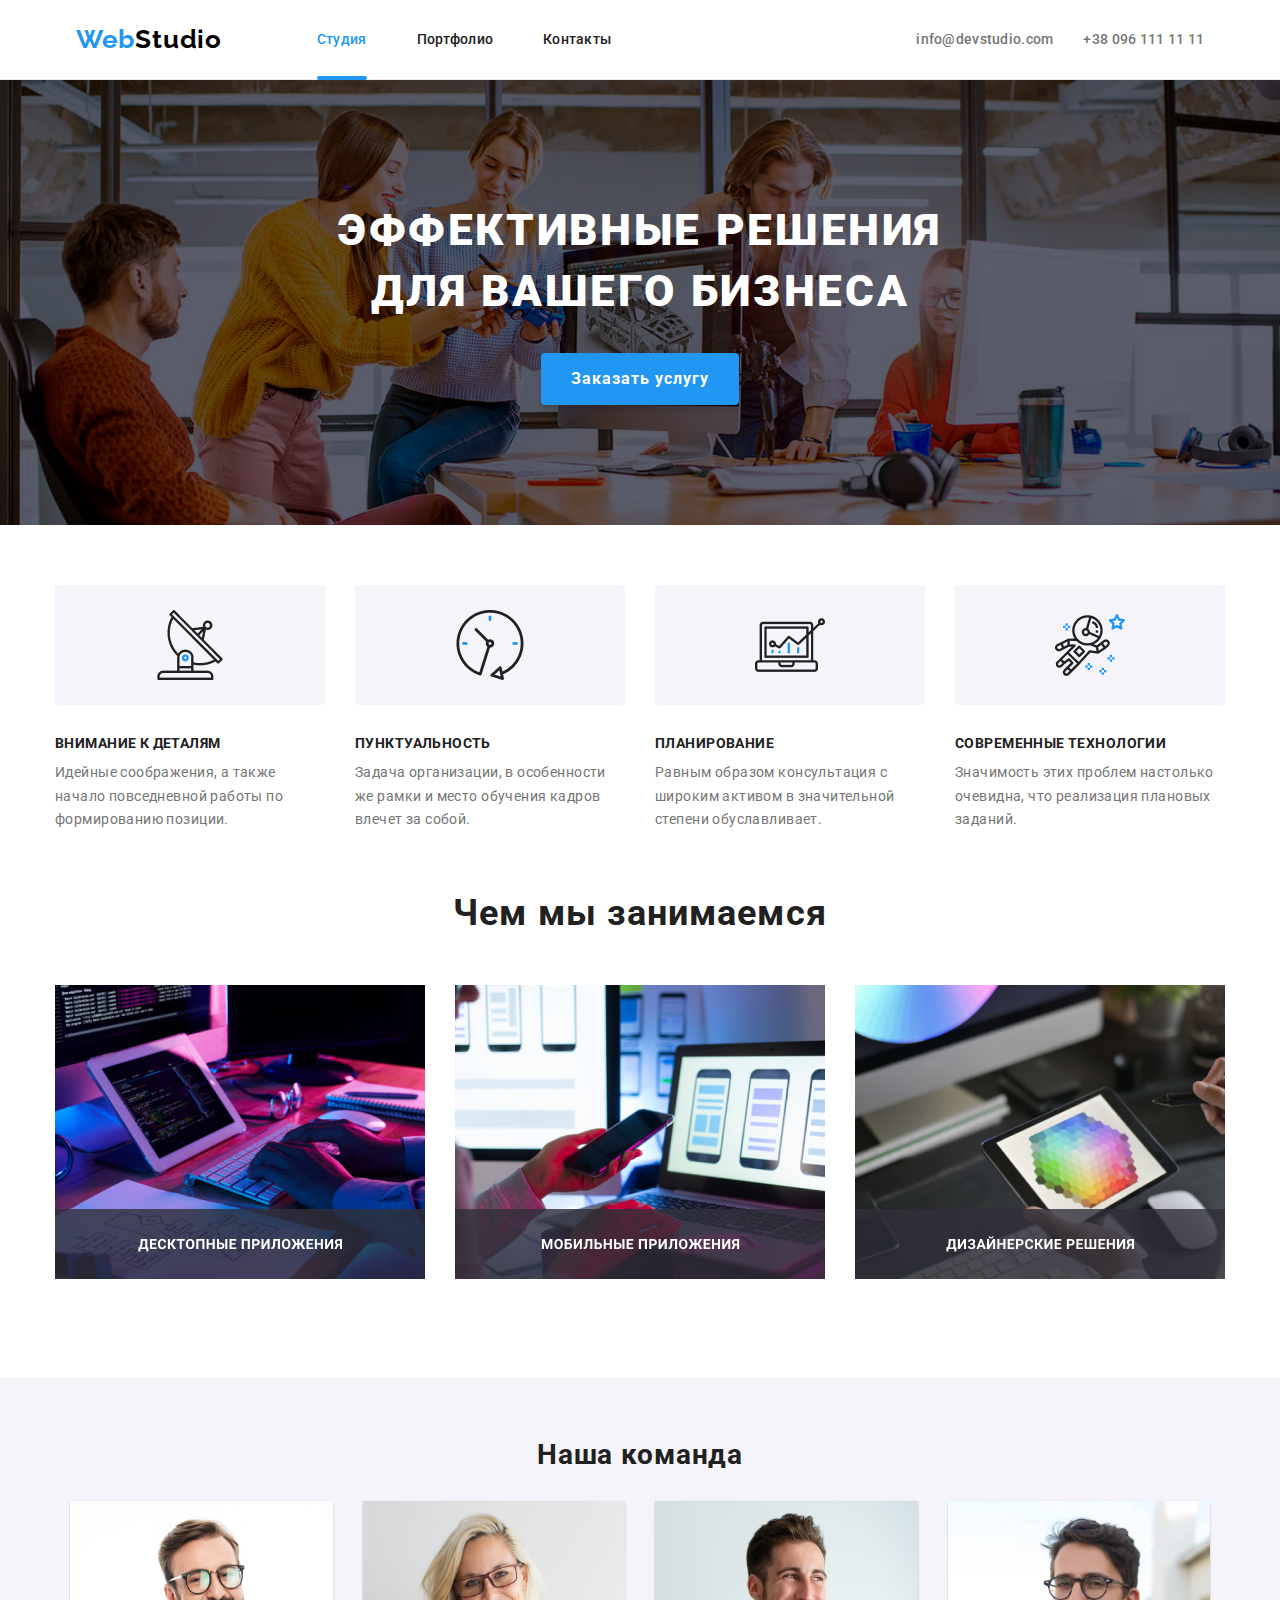
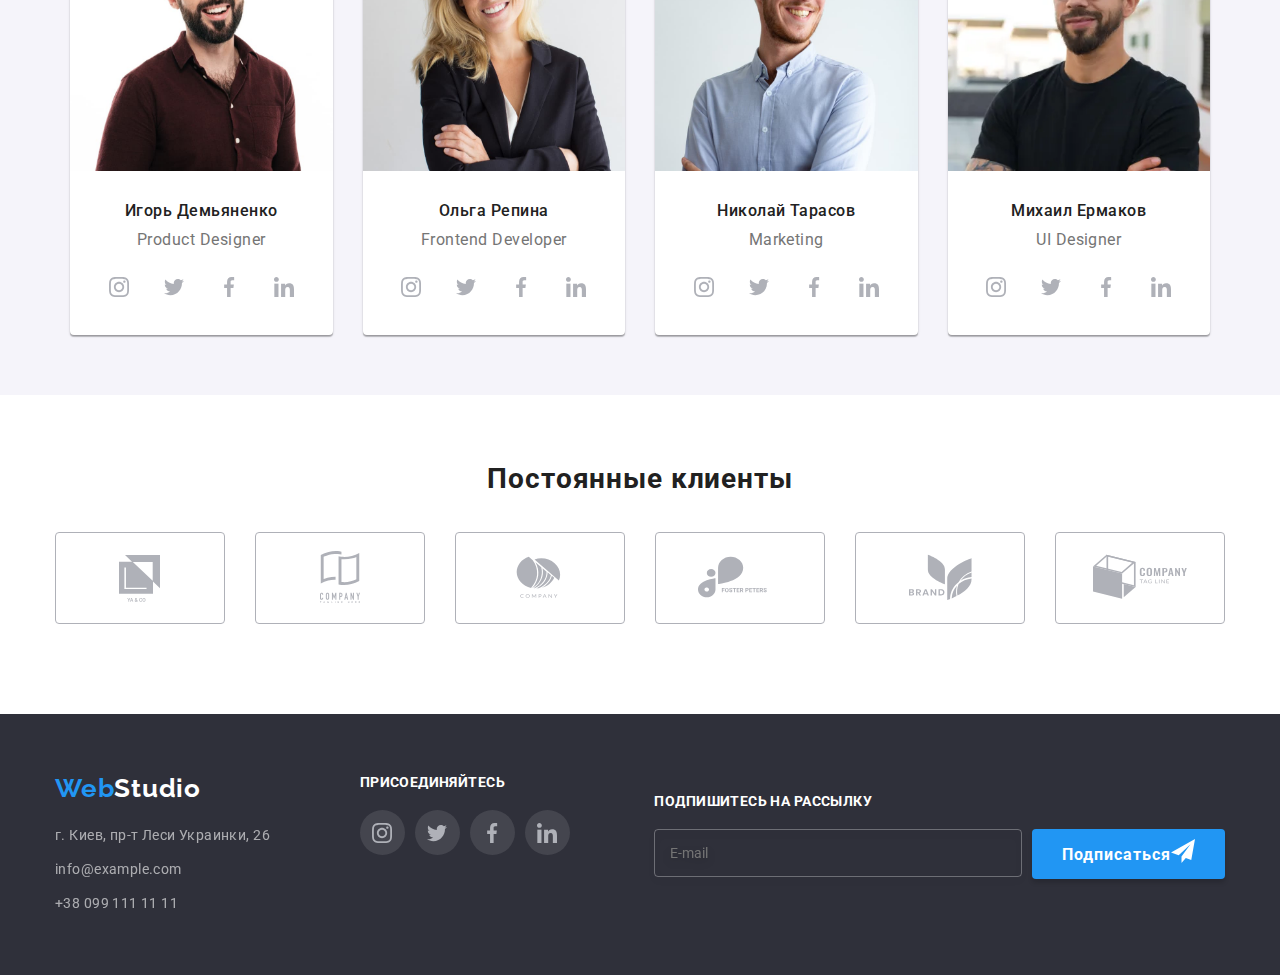
<file: index.html>
<!DOCTYPE html>
<html lang="ru">
  <head>
    <meta charset="UTF-8" />
    <meta http-equiv="X-UA-Compatible" content="IE=edge" />
    <meta name="viewport" content="width=device-width, initial-scale=1.0" />
    <title>WebStudio</title>
    <!-- Favicon -->
    <link rel="apple-touch-icon" sizes="180x180" href="favicons/apple-touch-icon.png" />
    <link rel="icon" type="image/png" sizes="32x32" href="favicons/favicon-32x32.png" />
    <link rel="icon" type="image/png" sizes="16x16" href="favicons/favicon-16x16.png" />
    <link rel="manifest" href="favicons/site.webmanifest" />
    <!-- Favicon -->
    <link
      href="https://fonts.googleapis.com/css?family=Roboto:regular,500,700,900"
      rel="stylesheet"
    />
    <link href="https://fonts.googleapis.com/css?family=Raleway:700" rel="stylesheet" />
    <link rel="stylesheet" href="./css/styles.css" />
  </head>
  <body>
    <!--Header-->
    <div class="header-wrapper">
      <header class="header header__container">
        <a href="index.html" class="header__company-name company-name link">
          <span class="web">Web</span>Studio</a
        >
        <button
          type="button"
          class="header__mob-menu"
          aria-label="Переключатель мобильного меню"
          data-menu-button
        >
          <svg
            class="icon-cross"
            width="40"
            height="40"
            viewBox="0 0 40 40"
            fill="none"
            xmlns="http://www.w3.org/2000/svg"
          >
            <path
              d="M29.6667 12.88L27.7867 11L20.3333 18.4533L12.88 11L11 12.88L18.4533 20.3333L11 27.7867L12.88 29.6667L20.3333 22.2133L27.7867 29.6667L29.6667 27.7867L22.2133 20.3333L29.6667 12.88Z"
              fill="#212121"
            />
          </svg>

          <svg
            class="icon-menu"
            width="40"
            height="40"
            viewBox="0 0 40 40"
            fill="none"
            xmlns="http://www.w3.org/2000/svg"
          >
            <path
              fill-rule="evenodd"
              clip-rule="evenodd"
              d="M8 14.6667V12H32V14.6667H8ZM8 21.3333H32V18.6667H8V21.3333ZM8 28H32V25.3333H8V28Z"
              fill="black"
            />
          </svg>
        </button>
        <div class="header__pc-menu">
          <nav class="header__navigation navigation">
            <ul class="navigation__list list">
              <li class="navigation__item">
                <a href="./index.html" class="navigation__link active link">Студия</a>
              </li>
              <li class="navigation__item">
                <a href="./portfolio.html" class="navigation__link link">Портфолио</a>
              </li>
              <li class="navigation__item">
                <a href="" class="navigation__link link">Контакты</a>
              </li>
            </ul>
          </nav>

          <div class="header__contacts contacts">
            <a href="" class="contacts__item link">info@devstudio.com</a>
            <a href="" class="contacts__item link">+38 096 111 11 11</a>
          </div>
        </div>
        <div class="header__mobile-menu" data-menu-button>
          <span>Hello world!</span>
        </div>
      </header>
    </div>
    <!--Main-->
    <main>
      <!--Hero-->
      <div class="hero-wrapper">
        <section class="hero__container hero">
          <div class="hero__content">
            <h1 class="hero__title">
              Эффективные решения <br />
              для вашего бизнеса
            </h1>

            <button class="hero__button primary-button">Заказать услугу</button>
          </div>
        </section>
      </div>

      <!--Our Advantages-->
      <section class="advantages__container advantages">
        <h2 class="advantages__title">Наши преимущества</h2>
        <div class="advantages__content">
          <ul class="advantages__list list">
            <li class="advantages__item">
              <div class="advantages__img-wrapper">
                <img src="./images/advantages-images/antenna.png" alt="" class="advantages__img" />
              </div>
              <div class="advantages__description">
                <h3>Внимание к деталям</h3>
                <p>
                  Идейные соображения, а также начало повседневной работы по формированию позиции.
                </p>
              </div>
            </li>
            <li class="advantages__item">
              <div class="advantages__img-wrapper">
                <img src="./images/advantages-images/clock.png" alt="" class="advantages__img" />
              </div>
              <div class="advantages__description">
                <h3>Пунктуальность</h3>
                <p>
                  Задача организации, в особенности же рамки и место обучения кадров влечет за
                  собой.
                </p>
              </div>
            </li>

            <li class="advantages__item">
              <div class="advantages__img-wrapper">
                <img src="./images/advantages-images/diagram.png" alt="" class="advantages__img" />
              </div>
              <div class="advantages__description">
                <h3>Планирование</h3>
                <p>
                  Равным образом консультация с широким активом в значительной степени
                  обуславливает.
                </p>
              </div>
            </li>
            <li class="advantages__item">
              <div class="advantages__img-wrapper">
                <img
                  src="./images/advantages-images/astronaut.png"
                  alt=""
                  class="advantages__img"
                />
              </div>
              <div class="advantages__description">
                <h3>Современные технологии</h3>
                <p>Значимость этих проблем настолько очевидна, что реализация плановых заданий.</p>
              </div>
            </li>
          </ul>
        </div>
      </section>
      <!--What we Do-->
      <section class="what-we-do__container what-we-do">
        <h2 class="what-we-do__title">Чем мы занимаемся</h2>

        <ul class="what-we-do__list list">
          <li class="what-we-do__item what-we-do-item-first">
            <img class="what-we-do__img" src="./images/what-we-do/box1.png" alt="Пример 1" />
          </li>
          <li class="what-we-do__item">
            <img class="what-we-do__img" src="./images/what-we-do/box2.png" alt="Пример 2" />
          </li>
          <li class="what-we-do__item">
            <img class="what-we-do__img" src="./images/what-we-do/box3.png" alt="Пример 3" />
          </li>
        </ul>
      </section>
      <!--Our Team-->
      <div class="team-wrapper">
        <section class="team__container team">
          <h2 class="team__title">Наша команда</h2>
          <ul class="team__List list">
            <li class="team__item card">
              <picture>
                <source
                  srcset="./images/team-images/Игорь-mob.jpg"
                  alt="Фото Игоря"
                  media="(max-width:768px)"
                  class="team__img"
                />
                <source
                  class="team__img"
                  srcset="./images/team-images/Игорь-tab.webp"
                  media="(max-width:1200px)"
                />
                <source
                  class="team__img"
                  srcset="./images/team-images/Игорь-pc.jpg"
                  media="(min-width:1200px)"
                />
                <img
                  class="team__img-tab"
                  src="./images/team-images/Игорь-mob.jpg"
                  alt="Фото Игоря"
                  width=""
                />
              </picture>
              <div class="card__content">
                <h3 class="card__name">Игорь Демьяненко</h3>
                <p class="card__job">Product Designer</p>
                <ul class="card__socials-list list">
                  <li class="card__socials socails__common">
                    <a href="" class="link card__link">
                      <svg
                        class="inst__svg card__icon"
                        width="20"
                        height="20"
                        viewBox="0 0 20 20"
                        fill="none"
                        xmlns="http://www.w3.org/2000/svg"
                      >
                        <g clip-path="url(#clip0_1_7558)">
                          <path
                            d="M19.9804 5.88005C19.9336 4.81738 19.7617 4.0868 19.5156 3.45374C19.2616 2.78176 18.8709 2.18014 18.359 1.68002C17.8589 1.1721 17.2533 0.777435 16.5891 0.527447C15.9524 0.281274 15.2256 0.109427 14.163 0.0625732C13.0924 0.0117516 12.7525 0 10.0371 0C7.32173 0 6.98185 0.0117516 5.91521 0.0586052C4.85253 0.105459 4.12195 0.277459 3.48904 0.523479C2.81692 0.777435 2.2153 1.16814 1.71517 1.68002C1.20726 2.18014 0.812743 2.78573 0.562603 3.44992C0.31643 4.0868 0.144583 4.81341 0.0977294 5.87609C0.0469078 6.9467 0.0351562 7.28658 0.0351562 10.002C0.0351562 12.7173 0.0469078 13.0572 0.0937614 14.1239C0.140615 15.1865 0.312615 15.9171 0.558787 16.5502C0.812743 17.2221 1.20726 17.8238 1.71517 18.3239C2.2153 18.8318 2.82088 19.2265 3.48508 19.4765C4.12195 19.7226 4.84856 19.8945 5.91139 19.9413C6.97788 19.9883 7.31791 19.9999 10.0333 19.9999C12.7487 19.9999 13.0885 19.9883 14.1552 19.9413C15.2179 19.8945 15.9484 19.7226 16.5813 19.4765C17.9254 18.9568 18.9881 17.8941 19.5078 16.5502C19.7538 15.9133 19.9258 15.1865 19.9727 14.1239C20.0195 13.0572 20.0313 12.7173 20.0313 10.002C20.0313 7.28658 20.0273 6.9467 19.9804 5.88005ZM18.1794 14.0457C18.1364 15.0225 17.9723 15.5499 17.8356 15.9015C17.4995 16.7728 16.808 17.4643 15.9367 17.8004C15.5851 17.9372 15.0538 18.1012 14.0809 18.1441C13.026 18.1911 12.7096 18.2027 10.0411 18.2027C7.37255 18.2027 7.05221 18.1911 6.00113 18.1441C5.02438 18.1012 4.49693 17.9372 4.1453 17.8004C3.71171 17.6402 3.31704 17.3862 2.9967 17.0541C2.6646 16.7298 2.41065 16.3391 2.2504 15.9055C2.11365 15.5539 1.94959 15.0225 1.90671 14.0497C1.8597 12.9948 1.8481 12.6783 1.8481 10.0097C1.8481 7.34122 1.8597 7.02087 1.90671 5.96995C1.94959 4.99319 2.11365 4.46575 2.2504 4.11412C2.41065 3.68038 2.6646 3.28586 3.00067 2.96536C3.32483 2.63327 3.71553 2.37931 4.14927 2.21921C4.5009 2.08247 5.03231 1.9184 6.0051 1.87537C7.05999 1.82851 7.37652 1.81676 10.0449 1.81676C12.7174 1.81676 13.0337 1.82851 14.0848 1.87537C15.0616 1.9184 15.589 2.08247 15.9407 2.21921C16.3742 2.37931 16.7689 2.63327 17.0893 2.96536C17.4213 3.28967 17.6753 3.68038 17.8356 4.11412C17.9723 4.46575 18.1364 4.99701 18.1794 5.96995C18.2263 7.02484 18.238 7.34122 18.238 10.0097C18.238 12.6783 18.2263 12.9908 18.1794 14.0457Z"
                            fill="#AFB1B8"
                          />
                          <path
                            d="M10.0371 4.8642C7.20074 4.8642 4.89941 7.16537 4.89941 10.0019C4.89941 12.8385 7.20074 15.1396 10.0371 15.1396C12.8737 15.1396 15.1749 12.8385 15.1749 10.0019C15.1749 7.16537 12.8737 4.8642 10.0371 4.8642ZM10.0371 13.3346C8.19702 13.3346 6.70442 11.8422 6.70442 10.0019C6.70442 8.16165 8.19702 6.66921 10.0371 6.66921C11.8774 6.66921 13.3698 8.16165 13.3698 10.0019C13.3698 11.8422 11.8774 13.3346 10.0371 13.3346Z"
                            fill="#AFB1B8"
                          />
                          <path
                            d="M16.5775 4.6611C16.5775 5.32346 16.0404 5.86052 15.3779 5.86052C14.7155 5.86052 14.1785 5.32346 14.1785 4.6611C14.1785 3.99858 14.7155 3.46167 15.3779 3.46167C16.0404 3.46167 16.5775 3.99858 16.5775 4.6611Z"
                            fill="#AFB1B8"
                          />
                        </g>
                      </svg>
                    </a>
                  </li>
                  <li class="card__socials socails__common">
                    <a href="" class="link card__link"
                      ><svg
                        class="inst__svg card__icon"
                        width="20"
                        height="20"
                        viewBox="0 0 20 20"
                        fill="none"
                        xmlns="http://www.w3.org/2000/svg"
                      >
                        <g clip-path="url(#clip0_1_7524)">
                          <path
                            d="M20 3.79875C19.2562 4.125 18.4637 4.34125 17.6375 4.44625C18.4875 3.93875 19.1363 3.14125 19.4413 2.18C18.6488 2.6525 17.7737 2.98625 16.8412 3.1725C16.0887 2.37125 15.0162 1.875 13.8462 1.875C11.5762 1.875 9.74875 3.7175 9.74875 5.97625C9.74875 6.30125 9.77625 6.61375 9.84375 6.91125C6.435 6.745 3.41875 5.11125 1.3925 2.6225C1.03875 3.23625 0.83125 3.93875 0.83125 4.695C0.83125 6.115 1.5625 7.37375 2.6525 8.1025C1.99375 8.09 1.3475 7.89875 0.8 7.5975C0.8 7.61 0.8 7.62625 0.8 7.6425C0.8 9.635 2.22125 11.29 4.085 11.6712C3.75125 11.7625 3.3875 11.8062 3.01 11.8062C2.7475 11.8062 2.4825 11.7912 2.23375 11.7362C2.765 13.36 4.2725 14.5537 6.065 14.5925C4.67 15.6837 2.89875 16.3412 0.98125 16.3412C0.645 16.3412 0.3225 16.3262 0 16.285C1.81625 17.4562 3.96875 18.125 6.29 18.125C13.835 18.125 17.96 11.875 17.96 6.4575C17.96 6.27625 17.9537 6.10125 17.945 5.9275C18.7587 5.35 19.4425 4.62875 20 3.79875Z"
                            fill="#AFB1B8"
                          />
                        </g>
                      </svg>
                    </a>
                  </li>
                  <li class="card__socials socails__common">
                    <a href="" class="link card__link"
                      ><svg
                        class="inst__svg card__icon"
                        width="20"
                        height="20"
                        viewBox="0 0 20 20"
                        fill="none"
                        xmlns="http://www.w3.org/2000/svg"
                      >
                        <g clip-path="url(#clip0_1_7520)">
                          <path
                            d="M13.3309 3.32083H15.1567V0.140833C14.8417 0.0975 13.7584 0 12.4967 0C9.86422 0 8.06088 1.65583 8.06088 4.69917V7.5H5.15588V11.055H8.06088V20H11.6226V11.0558H14.4101L14.8526 7.50083H11.6217V5.05167C11.6226 4.02417 11.8992 3.32083 13.3309 3.32083Z"
                            fill="#AFB1B8"
                          />
                        </g>
                      </svg>
                    </a>
                  </li>
                  <li class="card__socials socails__common">
                    <a href="" class="link card__link"
                      ><svg
                        class="inst__svg card__icon"
                        width="20"
                        height="20"
                        viewBox="0 0 20 20"
                        fill="none"
                        xmlns="http://www.w3.org/2000/svg"
                      >
                        <g clip-path="url(#clip0_1_7514)">
                          <path
                            d="M19.9951 20V19.9992H20.0001V12.6642C20.0001 9.07587 19.2276 6.31171 15.0326 6.31171C13.0159 6.31171 11.6626 7.41837 11.1101 8.46754H11.0517V6.64671H7.07422V19.9992H11.2159V13.3875C11.2159 11.6467 11.5459 9.96337 13.7017 9.96337C15.8259 9.96337 15.8576 11.95 15.8576 13.4992V20H19.9951Z"
                            fill="#AFB1B8"
                          />
                          <path d="M0.329956 6.64746H4.47662V20H0.329956V6.64746Z" fill="#AFB1B8" />
                          <path
                            d="M2.40167 0C1.07583 0 0 1.07583 0 2.40167C0 3.7275 1.07583 4.82583 2.40167 4.82583C3.7275 4.82583 4.80333 3.7275 4.80333 2.40167C4.8025 1.07583 3.72667 0 2.40167 0V0Z"
                            fill="#AFB1B8"
                          />
                        </g>
                      </svg>
                    </a>
                  </li>
                </ul>
              </div>
            </li>

            <li class="team__item card">
              <picture>
                <source
                  class="team__img"
                  srcset="./images/team-images/Ольга-mob.jpg"
                  media="(max-width:768px)"
                />
                <source
                  class="team__img"
                  srcset="./images/team-images/Olga-tab.webp"
                  media="(max-width:1200px)"
                />
                <source
                  class="team__img"
                  srcset="./images/team-images/Ольга-pc.jpg"
                  media="(min-width:1200px)"
                />
                <img class="team__img-tab" src="" alt="Фото Ольгь" width="" />
              </picture>
              <div class="card-content">
                <h3 class="card__name">Ольга Репина</h3>
                <p class="card__job">Frontend Developer</p>

                <ul class="card__socials-list list">
                  <li class="card__socials socails__common">
                    <a href="" class="link card__link"
                      ><svg
                        class="inst__svg card__icon"
                        width="20"
                        height="20"
                        viewBox="0 0 20 20"
                        fill="none"
                        xmlns="http://www.w3.org/2000/svg"
                      >
                        <g clip-path="url(#clip0_1_7558)">
                          <path
                            d="M19.9804 5.88005C19.9336 4.81738 19.7617 4.0868 19.5156 3.45374C19.2616 2.78176 18.8709 2.18014 18.359 1.68002C17.8589 1.1721 17.2533 0.777435 16.5891 0.527447C15.9524 0.281274 15.2256 0.109427 14.163 0.0625732C13.0924 0.0117516 12.7525 0 10.0371 0C7.32173 0 6.98185 0.0117516 5.91521 0.0586052C4.85253 0.105459 4.12195 0.277459 3.48904 0.523479C2.81692 0.777435 2.2153 1.16814 1.71517 1.68002C1.20726 2.18014 0.812743 2.78573 0.562603 3.44992C0.31643 4.0868 0.144583 4.81341 0.0977294 5.87609C0.0469078 6.9467 0.0351562 7.28658 0.0351562 10.002C0.0351562 12.7173 0.0469078 13.0572 0.0937614 14.1239C0.140615 15.1865 0.312615 15.9171 0.558787 16.5502C0.812743 17.2221 1.20726 17.8238 1.71517 18.3239C2.2153 18.8318 2.82088 19.2265 3.48508 19.4765C4.12195 19.7226 4.84856 19.8945 5.91139 19.9413C6.97788 19.9883 7.31791 19.9999 10.0333 19.9999C12.7487 19.9999 13.0885 19.9883 14.1552 19.9413C15.2179 19.8945 15.9484 19.7226 16.5813 19.4765C17.9254 18.9568 18.9881 17.8941 19.5078 16.5502C19.7538 15.9133 19.9258 15.1865 19.9727 14.1239C20.0195 13.0572 20.0313 12.7173 20.0313 10.002C20.0313 7.28658 20.0273 6.9467 19.9804 5.88005ZM18.1794 14.0457C18.1364 15.0225 17.9723 15.5499 17.8356 15.9015C17.4995 16.7728 16.808 17.4643 15.9367 17.8004C15.5851 17.9372 15.0538 18.1012 14.0809 18.1441C13.026 18.1911 12.7096 18.2027 10.0411 18.2027C7.37255 18.2027 7.05221 18.1911 6.00113 18.1441C5.02438 18.1012 4.49693 17.9372 4.1453 17.8004C3.71171 17.6402 3.31704 17.3862 2.9967 17.0541C2.6646 16.7298 2.41065 16.3391 2.2504 15.9055C2.11365 15.5539 1.94959 15.0225 1.90671 14.0497C1.8597 12.9948 1.8481 12.6783 1.8481 10.0097C1.8481 7.34122 1.8597 7.02087 1.90671 5.96995C1.94959 4.99319 2.11365 4.46575 2.2504 4.11412C2.41065 3.68038 2.6646 3.28586 3.00067 2.96536C3.32483 2.63327 3.71553 2.37931 4.14927 2.21921C4.5009 2.08247 5.03231 1.9184 6.0051 1.87537C7.05999 1.82851 7.37652 1.81676 10.0449 1.81676C12.7174 1.81676 13.0337 1.82851 14.0848 1.87537C15.0616 1.9184 15.589 2.08247 15.9407 2.21921C16.3742 2.37931 16.7689 2.63327 17.0893 2.96536C17.4213 3.28967 17.6753 3.68038 17.8356 4.11412C17.9723 4.46575 18.1364 4.99701 18.1794 5.96995C18.2263 7.02484 18.238 7.34122 18.238 10.0097C18.238 12.6783 18.2263 12.9908 18.1794 14.0457Z"
                            fill="#AFB1B8"
                          />
                          <path
                            d="M10.0371 4.8642C7.20074 4.8642 4.89941 7.16537 4.89941 10.0019C4.89941 12.8385 7.20074 15.1396 10.0371 15.1396C12.8737 15.1396 15.1749 12.8385 15.1749 10.0019C15.1749 7.16537 12.8737 4.8642 10.0371 4.8642ZM10.0371 13.3346C8.19702 13.3346 6.70442 11.8422 6.70442 10.0019C6.70442 8.16165 8.19702 6.66921 10.0371 6.66921C11.8774 6.66921 13.3698 8.16165 13.3698 10.0019C13.3698 11.8422 11.8774 13.3346 10.0371 13.3346Z"
                            fill="#AFB1B8"
                          />
                          <path
                            d="M16.5775 4.6611C16.5775 5.32346 16.0404 5.86052 15.3779 5.86052C14.7155 5.86052 14.1785 5.32346 14.1785 4.6611C14.1785 3.99858 14.7155 3.46167 15.3779 3.46167C16.0404 3.46167 16.5775 3.99858 16.5775 4.6611Z"
                            fill="#AFB1B8"
                          />
                        </g>
                      </svg>
                    </a>
                  </li>
                  <li class="card__socials socails__common">
                    <a href="" class="link card__link"
                      ><svg
                        class="inst__svg card__icon"
                        width="20"
                        height="20"
                        viewBox="0 0 20 20"
                        fill="none"
                        xmlns="http://www.w3.org/2000/svg"
                      >
                        <g clip-path="url(#clip0_1_7524)">
                          <path
                            d="M20 3.79875C19.2562 4.125 18.4637 4.34125 17.6375 4.44625C18.4875 3.93875 19.1363 3.14125 19.4413 2.18C18.6488 2.6525 17.7737 2.98625 16.8412 3.1725C16.0887 2.37125 15.0162 1.875 13.8462 1.875C11.5762 1.875 9.74875 3.7175 9.74875 5.97625C9.74875 6.30125 9.77625 6.61375 9.84375 6.91125C6.435 6.745 3.41875 5.11125 1.3925 2.6225C1.03875 3.23625 0.83125 3.93875 0.83125 4.695C0.83125 6.115 1.5625 7.37375 2.6525 8.1025C1.99375 8.09 1.3475 7.89875 0.8 7.5975C0.8 7.61 0.8 7.62625 0.8 7.6425C0.8 9.635 2.22125 11.29 4.085 11.6712C3.75125 11.7625 3.3875 11.8062 3.01 11.8062C2.7475 11.8062 2.4825 11.7912 2.23375 11.7362C2.765 13.36 4.2725 14.5537 6.065 14.5925C4.67 15.6837 2.89875 16.3412 0.98125 16.3412C0.645 16.3412 0.3225 16.3262 0 16.285C1.81625 17.4562 3.96875 18.125 6.29 18.125C13.835 18.125 17.96 11.875 17.96 6.4575C17.96 6.27625 17.9537 6.10125 17.945 5.9275C18.7587 5.35 19.4425 4.62875 20 3.79875Z"
                            fill="#AFB1B8"
                          />
                        </g>
                      </svg>
                    </a>
                  </li>
                  <li class="card__socials socails__common">
                    <a href="" class="link card__link"
                      ><svg
                        class="inst__svg card__icon"
                        width="20"
                        height="20"
                        viewBox="0 0 20 20"
                        fill="none"
                        xmlns="http://www.w3.org/2000/svg"
                      >
                        <g clip-path="url(#clip0_1_7520)">
                          <path
                            d="M13.3309 3.32083H15.1567V0.140833C14.8417 0.0975 13.7584 0 12.4967 0C9.86422 0 8.06088 1.65583 8.06088 4.69917V7.5H5.15588V11.055H8.06088V20H11.6226V11.0558H14.4101L14.8526 7.50083H11.6217V5.05167C11.6226 4.02417 11.8992 3.32083 13.3309 3.32083Z"
                            fill="#AFB1B8"
                          />
                        </g>
                      </svg>
                    </a>
                  </li>
                  <li class="card__socials socails__common">
                    <a href="" class="link card__link"
                      ><svg
                        class="inst__svg card__icon"
                        width="20"
                        height="20"
                        viewBox="0 0 20 20"
                        fill="none"
                        xmlns="http://www.w3.org/2000/svg"
                      >
                        <g clip-path="url(#clip0_1_7514)">
                          <path
                            d="M19.9951 20V19.9992H20.0001V12.6642C20.0001 9.07587 19.2276 6.31171 15.0326 6.31171C13.0159 6.31171 11.6626 7.41837 11.1101 8.46754H11.0517V6.64671H7.07422V19.9992H11.2159V13.3875C11.2159 11.6467 11.5459 9.96337 13.7017 9.96337C15.8259 9.96337 15.8576 11.95 15.8576 13.4992V20H19.9951Z"
                            fill="#AFB1B8"
                          />
                          <path d="M0.329956 6.64746H4.47662V20H0.329956V6.64746Z" fill="#AFB1B8" />
                          <path
                            d="M2.40167 0C1.07583 0 0 1.07583 0 2.40167C0 3.7275 1.07583 4.82583 2.40167 4.82583C3.7275 4.82583 4.80333 3.7275 4.80333 2.40167C4.8025 1.07583 3.72667 0 2.40167 0V0Z"
                            fill="#AFB1B8"
                          />
                        </g>
                      </svg>
                    </a>
                  </li>
                </ul>
              </div>
            </li>

            <li class="team__item card">
              <picture>
                <source srcset="./images/team-images/Николай-mob.jpg" media="(max-width:768px)" />
                <source srcset="./images/team-images/Николай-tab.webp" media="(max-width:1200px)" />
                <source srcset="./images/team-images/Николай-pc.jpg" media="(min-width:1200px)" />
                <img class="team__img-tab" src="./images/team/Михаил.jpg" alt="Фото Михаила" />
              </picture>
              <div class="card-content">
                <h3 class="card__name">Николай Тарасов</h3>
                <p class="card__job">Marketing</p>
                <ul class="card__socials-list list">
                  <li class="card__socials socails__common">
                    <a href="" class="link card__link"
                      ><svg
                        class="inst__svg card__icon"
                        width="20"
                        height="20"
                        viewBox="0 0 20 20"
                        fill="none"
                        xmlns="http://www.w3.org/2000/svg"
                      >
                        <g clip-path="url(#clip0_1_7558)">
                          <path
                            d="M19.9804 5.88005C19.9336 4.81738 19.7617 4.0868 19.5156 3.45374C19.2616 2.78176 18.8709 2.18014 18.359 1.68002C17.8589 1.1721 17.2533 0.777435 16.5891 0.527447C15.9524 0.281274 15.2256 0.109427 14.163 0.0625732C13.0924 0.0117516 12.7525 0 10.0371 0C7.32173 0 6.98185 0.0117516 5.91521 0.0586052C4.85253 0.105459 4.12195 0.277459 3.48904 0.523479C2.81692 0.777435 2.2153 1.16814 1.71517 1.68002C1.20726 2.18014 0.812743 2.78573 0.562603 3.44992C0.31643 4.0868 0.144583 4.81341 0.0977294 5.87609C0.0469078 6.9467 0.0351562 7.28658 0.0351562 10.002C0.0351562 12.7173 0.0469078 13.0572 0.0937614 14.1239C0.140615 15.1865 0.312615 15.9171 0.558787 16.5502C0.812743 17.2221 1.20726 17.8238 1.71517 18.3239C2.2153 18.8318 2.82088 19.2265 3.48508 19.4765C4.12195 19.7226 4.84856 19.8945 5.91139 19.9413C6.97788 19.9883 7.31791 19.9999 10.0333 19.9999C12.7487 19.9999 13.0885 19.9883 14.1552 19.9413C15.2179 19.8945 15.9484 19.7226 16.5813 19.4765C17.9254 18.9568 18.9881 17.8941 19.5078 16.5502C19.7538 15.9133 19.9258 15.1865 19.9727 14.1239C20.0195 13.0572 20.0313 12.7173 20.0313 10.002C20.0313 7.28658 20.0273 6.9467 19.9804 5.88005ZM18.1794 14.0457C18.1364 15.0225 17.9723 15.5499 17.8356 15.9015C17.4995 16.7728 16.808 17.4643 15.9367 17.8004C15.5851 17.9372 15.0538 18.1012 14.0809 18.1441C13.026 18.1911 12.7096 18.2027 10.0411 18.2027C7.37255 18.2027 7.05221 18.1911 6.00113 18.1441C5.02438 18.1012 4.49693 17.9372 4.1453 17.8004C3.71171 17.6402 3.31704 17.3862 2.9967 17.0541C2.6646 16.7298 2.41065 16.3391 2.2504 15.9055C2.11365 15.5539 1.94959 15.0225 1.90671 14.0497C1.8597 12.9948 1.8481 12.6783 1.8481 10.0097C1.8481 7.34122 1.8597 7.02087 1.90671 5.96995C1.94959 4.99319 2.11365 4.46575 2.2504 4.11412C2.41065 3.68038 2.6646 3.28586 3.00067 2.96536C3.32483 2.63327 3.71553 2.37931 4.14927 2.21921C4.5009 2.08247 5.03231 1.9184 6.0051 1.87537C7.05999 1.82851 7.37652 1.81676 10.0449 1.81676C12.7174 1.81676 13.0337 1.82851 14.0848 1.87537C15.0616 1.9184 15.589 2.08247 15.9407 2.21921C16.3742 2.37931 16.7689 2.63327 17.0893 2.96536C17.4213 3.28967 17.6753 3.68038 17.8356 4.11412C17.9723 4.46575 18.1364 4.99701 18.1794 5.96995C18.2263 7.02484 18.238 7.34122 18.238 10.0097C18.238 12.6783 18.2263 12.9908 18.1794 14.0457Z"
                            fill="#AFB1B8"
                          />
                          <path
                            d="M10.0371 4.8642C7.20074 4.8642 4.89941 7.16537 4.89941 10.0019C4.89941 12.8385 7.20074 15.1396 10.0371 15.1396C12.8737 15.1396 15.1749 12.8385 15.1749 10.0019C15.1749 7.16537 12.8737 4.8642 10.0371 4.8642ZM10.0371 13.3346C8.19702 13.3346 6.70442 11.8422 6.70442 10.0019C6.70442 8.16165 8.19702 6.66921 10.0371 6.66921C11.8774 6.66921 13.3698 8.16165 13.3698 10.0019C13.3698 11.8422 11.8774 13.3346 10.0371 13.3346Z"
                            fill="#AFB1B8"
                          />
                          <path
                            d="M16.5775 4.6611C16.5775 5.32346 16.0404 5.86052 15.3779 5.86052C14.7155 5.86052 14.1785 5.32346 14.1785 4.6611C14.1785 3.99858 14.7155 3.46167 15.3779 3.46167C16.0404 3.46167 16.5775 3.99858 16.5775 4.6611Z"
                            fill="#AFB1B8"
                          />
                        </g>
                      </svg>
                    </a>
                  </li>
                  <li class="card__socials socails__common">
                    <a href="" class="link card__link"
                      ><svg
                        class="inst__svg card__icon"
                        width="20"
                        height="20"
                        viewBox="0 0 20 20"
                        fill="none"
                        xmlns="http://www.w3.org/2000/svg"
                      >
                        <g clip-path="url(#clip0_1_7524)">
                          <path
                            d="M20 3.79875C19.2562 4.125 18.4637 4.34125 17.6375 4.44625C18.4875 3.93875 19.1363 3.14125 19.4413 2.18C18.6488 2.6525 17.7737 2.98625 16.8412 3.1725C16.0887 2.37125 15.0162 1.875 13.8462 1.875C11.5762 1.875 9.74875 3.7175 9.74875 5.97625C9.74875 6.30125 9.77625 6.61375 9.84375 6.91125C6.435 6.745 3.41875 5.11125 1.3925 2.6225C1.03875 3.23625 0.83125 3.93875 0.83125 4.695C0.83125 6.115 1.5625 7.37375 2.6525 8.1025C1.99375 8.09 1.3475 7.89875 0.8 7.5975C0.8 7.61 0.8 7.62625 0.8 7.6425C0.8 9.635 2.22125 11.29 4.085 11.6712C3.75125 11.7625 3.3875 11.8062 3.01 11.8062C2.7475 11.8062 2.4825 11.7912 2.23375 11.7362C2.765 13.36 4.2725 14.5537 6.065 14.5925C4.67 15.6837 2.89875 16.3412 0.98125 16.3412C0.645 16.3412 0.3225 16.3262 0 16.285C1.81625 17.4562 3.96875 18.125 6.29 18.125C13.835 18.125 17.96 11.875 17.96 6.4575C17.96 6.27625 17.9537 6.10125 17.945 5.9275C18.7587 5.35 19.4425 4.62875 20 3.79875Z"
                            fill="#AFB1B8"
                          />
                        </g>
                      </svg>
                    </a>
                  </li>
                  <li class="card__socials socails__common">
                    <a href="" class="link card__link"
                      ><svg
                        class="inst__svg card__icon"
                        width="20"
                        height="20"
                        viewBox="0 0 20 20"
                        fill="none"
                        xmlns="http://www.w3.org/2000/svg"
                      >
                        <g clip-path="url(#clip0_1_7520)">
                          <path
                            d="M13.3309 3.32083H15.1567V0.140833C14.8417 0.0975 13.7584 0 12.4967 0C9.86422 0 8.06088 1.65583 8.06088 4.69917V7.5H5.15588V11.055H8.06088V20H11.6226V11.0558H14.4101L14.8526 7.50083H11.6217V5.05167C11.6226 4.02417 11.8992 3.32083 13.3309 3.32083Z"
                            fill="#AFB1B8"
                          />
                        </g>
                      </svg>
                    </a>
                  </li>
                  <li class="card__socials socails__common">
                    <a href="" class="link card__link"
                      ><svg
                        class="inst__svg card__icon"
                        width="20"
                        height="20"
                        viewBox="0 0 20 20"
                        fill="none"
                        xmlns="http://www.w3.org/2000/svg"
                      >
                        <g clip-path="url(#clip0_1_7514)">
                          <path
                            d="M19.9951 20V19.9992H20.0001V12.6642C20.0001 9.07587 19.2276 6.31171 15.0326 6.31171C13.0159 6.31171 11.6626 7.41837 11.1101 8.46754H11.0517V6.64671H7.07422V19.9992H11.2159V13.3875C11.2159 11.6467 11.5459 9.96337 13.7017 9.96337C15.8259 9.96337 15.8576 11.95 15.8576 13.4992V20H19.9951Z"
                            fill="#AFB1B8"
                          />
                          <path d="M0.329956 6.64746H4.47662V20H0.329956V6.64746Z" fill="#AFB1B8" />
                          <path
                            d="M2.40167 0C1.07583 0 0 1.07583 0 2.40167C0 3.7275 1.07583 4.82583 2.40167 4.82583C3.7275 4.82583 4.80333 3.7275 4.80333 2.40167C4.8025 1.07583 3.72667 0 2.40167 0V0Z"
                            fill="#AFB1B8"
                          />
                        </g>
                      </svg>
                    </a>
                  </li>
                </ul>
              </div>
            </li>

            <li class="team__item card">
              <picture>
                <source
                  class=""
                  srcset="./images/team-images/Михаил-mob.jpg"
                  media="(max-width:768px) "
                />
                <source
                  class=""
                  srcset="./images/team-images/Михаил-tab.webp"
                  media="(min-width:768px)"
                />
                <source class="" src="" srcset="./images/img (10).jpg" media="(min-width:1200px)" />
                <img class="team__img-tab" src="./images/img (10).jpg" alt="Фото Михаила" />
              </picture>
              <div class="card-content">
                <h3 class="card__name">Михаил Ермаков</h3>
                <p class="card__job">UI Designer</p>
                <ul class="card__socials-list list">
                  <li class="card__socials socails__common">
                    <a href="" class="card__link link"
                      ><svg
                        class="inst__svg card__icon"
                        width="20"
                        height="20"
                        viewBox="0 0 20 20"
                        fill="none"
                        xmlns="http://www.w3.org/2000/svg"
                      >
                        <g clip-path="url(#clip0_1_7558)">
                          <path
                            d="M19.9804 5.88005C19.9336 4.81738 19.7617 4.0868 19.5156 3.45374C19.2616 2.78176 18.8709 2.18014 18.359 1.68002C17.8589 1.1721 17.2533 0.777435 16.5891 0.527447C15.9524 0.281274 15.2256 0.109427 14.163 0.0625732C13.0924 0.0117516 12.7525 0 10.0371 0C7.32173 0 6.98185 0.0117516 5.91521 0.0586052C4.85253 0.105459 4.12195 0.277459 3.48904 0.523479C2.81692 0.777435 2.2153 1.16814 1.71517 1.68002C1.20726 2.18014 0.812743 2.78573 0.562603 3.44992C0.31643 4.0868 0.144583 4.81341 0.0977294 5.87609C0.0469078 6.9467 0.0351562 7.28658 0.0351562 10.002C0.0351562 12.7173 0.0469078 13.0572 0.0937614 14.1239C0.140615 15.1865 0.312615 15.9171 0.558787 16.5502C0.812743 17.2221 1.20726 17.8238 1.71517 18.3239C2.2153 18.8318 2.82088 19.2265 3.48508 19.4765C4.12195 19.7226 4.84856 19.8945 5.91139 19.9413C6.97788 19.9883 7.31791 19.9999 10.0333 19.9999C12.7487 19.9999 13.0885 19.9883 14.1552 19.9413C15.2179 19.8945 15.9484 19.7226 16.5813 19.4765C17.9254 18.9568 18.9881 17.8941 19.5078 16.5502C19.7538 15.9133 19.9258 15.1865 19.9727 14.1239C20.0195 13.0572 20.0313 12.7173 20.0313 10.002C20.0313 7.28658 20.0273 6.9467 19.9804 5.88005ZM18.1794 14.0457C18.1364 15.0225 17.9723 15.5499 17.8356 15.9015C17.4995 16.7728 16.808 17.4643 15.9367 17.8004C15.5851 17.9372 15.0538 18.1012 14.0809 18.1441C13.026 18.1911 12.7096 18.2027 10.0411 18.2027C7.37255 18.2027 7.05221 18.1911 6.00113 18.1441C5.02438 18.1012 4.49693 17.9372 4.1453 17.8004C3.71171 17.6402 3.31704 17.3862 2.9967 17.0541C2.6646 16.7298 2.41065 16.3391 2.2504 15.9055C2.11365 15.5539 1.94959 15.0225 1.90671 14.0497C1.8597 12.9948 1.8481 12.6783 1.8481 10.0097C1.8481 7.34122 1.8597 7.02087 1.90671 5.96995C1.94959 4.99319 2.11365 4.46575 2.2504 4.11412C2.41065 3.68038 2.6646 3.28586 3.00067 2.96536C3.32483 2.63327 3.71553 2.37931 4.14927 2.21921C4.5009 2.08247 5.03231 1.9184 6.0051 1.87537C7.05999 1.82851 7.37652 1.81676 10.0449 1.81676C12.7174 1.81676 13.0337 1.82851 14.0848 1.87537C15.0616 1.9184 15.589 2.08247 15.9407 2.21921C16.3742 2.37931 16.7689 2.63327 17.0893 2.96536C17.4213 3.28967 17.6753 3.68038 17.8356 4.11412C17.9723 4.46575 18.1364 4.99701 18.1794 5.96995C18.2263 7.02484 18.238 7.34122 18.238 10.0097C18.238 12.6783 18.2263 12.9908 18.1794 14.0457Z"
                            fill="#AFB1B8"
                          />
                          <path
                            d="M10.0371 4.8642C7.20074 4.8642 4.89941 7.16537 4.89941 10.0019C4.89941 12.8385 7.20074 15.1396 10.0371 15.1396C12.8737 15.1396 15.1749 12.8385 15.1749 10.0019C15.1749 7.16537 12.8737 4.8642 10.0371 4.8642ZM10.0371 13.3346C8.19702 13.3346 6.70442 11.8422 6.70442 10.0019C6.70442 8.16165 8.19702 6.66921 10.0371 6.66921C11.8774 6.66921 13.3698 8.16165 13.3698 10.0019C13.3698 11.8422 11.8774 13.3346 10.0371 13.3346Z"
                            fill="#AFB1B8"
                          />
                          <path
                            d="M16.5775 4.6611C16.5775 5.32346 16.0404 5.86052 15.3779 5.86052C14.7155 5.86052 14.1785 5.32346 14.1785 4.6611C14.1785 3.99858 14.7155 3.46167 15.3779 3.46167C16.0404 3.46167 16.5775 3.99858 16.5775 4.6611Z"
                            fill="#AFB1B8"
                          />
                        </g>
                      </svg>
                    </a>
                  </li>
                  <li class="card__socials socails__common">
                    <a href="" class="link card__link"
                      ><svg
                        class="inst__svg card__icon"
                        width="20"
                        height="20"
                        viewBox="0 0 20 20"
                        fill="none"
                        xmlns="http://www.w3.org/2000/svg"
                      >
                        <g clip-path="url(#clip0_1_7524)">
                          <path
                            d="M20 3.79875C19.2562 4.125 18.4637 4.34125 17.6375 4.44625C18.4875 3.93875 19.1363 3.14125 19.4413 2.18C18.6488 2.6525 17.7737 2.98625 16.8412 3.1725C16.0887 2.37125 15.0162 1.875 13.8462 1.875C11.5762 1.875 9.74875 3.7175 9.74875 5.97625C9.74875 6.30125 9.77625 6.61375 9.84375 6.91125C6.435 6.745 3.41875 5.11125 1.3925 2.6225C1.03875 3.23625 0.83125 3.93875 0.83125 4.695C0.83125 6.115 1.5625 7.37375 2.6525 8.1025C1.99375 8.09 1.3475 7.89875 0.8 7.5975C0.8 7.61 0.8 7.62625 0.8 7.6425C0.8 9.635 2.22125 11.29 4.085 11.6712C3.75125 11.7625 3.3875 11.8062 3.01 11.8062C2.7475 11.8062 2.4825 11.7912 2.23375 11.7362C2.765 13.36 4.2725 14.5537 6.065 14.5925C4.67 15.6837 2.89875 16.3412 0.98125 16.3412C0.645 16.3412 0.3225 16.3262 0 16.285C1.81625 17.4562 3.96875 18.125 6.29 18.125C13.835 18.125 17.96 11.875 17.96 6.4575C17.96 6.27625 17.9537 6.10125 17.945 5.9275C18.7587 5.35 19.4425 4.62875 20 3.79875Z"
                            fill="#AFB1B8"
                          />
                        </g>
                      </svg>
                    </a>
                  </li>
                  <li class="card__socials socails__common">
                    <a href="" class="link card__link"
                      ><svg
                        class="inst__svg card__icon"
                        width="20"
                        height="20"
                        viewBox="0 0 20 20"
                        fill="none"
                        xmlns="http://www.w3.org/2000/svg"
                      >
                        <g clip-path="url(#clip0_1_7520)">
                          <path
                            d="M13.3309 3.32083H15.1567V0.140833C14.8417 0.0975 13.7584 0 12.4967 0C9.86422 0 8.06088 1.65583 8.06088 4.69917V7.5H5.15588V11.055H8.06088V20H11.6226V11.0558H14.4101L14.8526 7.50083H11.6217V5.05167C11.6226 4.02417 11.8992 3.32083 13.3309 3.32083Z"
                            fill="#AFB1B8"
                          />
                        </g>
                      </svg>
                    </a>
                  </li>
                  <li class="card__socials socails__common">
                    <a href="" class="link card__link"
                      ><svg
                        class="inst__svg card__icon"
                        width="20"
                        height="20"
                        viewBox="0 0 20 20"
                        fill="none"
                        xmlns="http://www.w3.org/2000/svg"
                      >
                        <g clip-path="url(#clip0_1_7514)">
                          <path
                            d="M19.9951 20V19.9992H20.0001V12.6642C20.0001 9.07587 19.2276 6.31171 15.0326 6.31171C13.0159 6.31171 11.6626 7.41837 11.1101 8.46754H11.0517V6.64671H7.07422V19.9992H11.2159V13.3875C11.2159 11.6467 11.5459 9.96337 13.7017 9.96337C15.8259 9.96337 15.8576 11.95 15.8576 13.4992V20H19.9951Z"
                            fill="#AFB1B8"
                          />
                          <path d="M0.329956 6.64746H4.47662V20H0.329956V6.64746Z" fill="#AFB1B8" />
                          <path
                            d="M2.40167 0C1.07583 0 0 1.07583 0 2.40167C0 3.7275 1.07583 4.82583 2.40167 4.82583C3.7275 4.82583 4.80333 3.7275 4.80333 2.40167C4.8025 1.07583 3.72667 0 2.40167 0V0Z"
                            fill="#AFB1B8"
                          />
                        </g>
                      </svg>
                    </a>
                  </li>
                </ul>
              </div>
            </li>
          </ul>
        </section>
      </div>
      <!--customers-->
      <section class="customers__container customers">
        <h2 class="customers__title">Постоянные клиенты</h2>
        <ul class="customers__list list">
          <li class="customers__item">
            <a href="" class="customers__link">
              <svg
                class="customers__mob customers__svg"
                width="106"
                height="60"
                viewBox="0 0 106 60"
                fill="none"
                xmlns="http://www.w3.org/2000/svg"
              >
                <path d="M37 5L44.3076 11.918H64.6924V31.2158L72 38.1338V5H37Z" fill="#AFB1B8" />
                <path
                  d="M31 11.6265V43.8137H65V31.0195L44.5231 11.6344L31 11.6265ZM58.5231 39.1055H36.3801V17.4579H37.9453V37.6397H58.5231V39.1055Z"
                  fill="#AFB1B8"
                />
                <path
                  d="M40.791 49.7837L41.6089 48.0991H42.2925L41.1011 50.3452V51.6538H40.481V50.3452L39.2871 48.0991H39.9731L40.791 49.7837ZM44.3018 50.8262H42.9248L42.6367 51.6538H41.9946L43.3374 48.0991H43.8916L45.2368 51.6538H44.5923L44.3018 50.8262ZM43.0981 50.3281H44.1284L43.6133 48.8535L43.0981 50.3281ZM46.7358 50.6943C46.7358 50.5299 46.7806 50.3794 46.8701 50.2427C46.9596 50.1043 47.1362 49.9408 47.3999 49.752C47.2616 49.5778 47.1647 49.4297 47.1094 49.3076C47.0557 49.1855 47.0288 49.0675 47.0288 48.9536C47.0288 48.6753 47.1134 48.4556 47.2827 48.2944C47.452 48.1317 47.6799 48.0503 47.9663 48.0503C48.2251 48.0503 48.4367 48.1268 48.6011 48.2798C48.7671 48.4312 48.8501 48.6191 48.8501 48.8438C48.8501 48.9919 48.8127 49.1286 48.7378 49.2539C48.6629 49.3776 48.54 49.5013 48.3691 49.625L48.1274 49.8008L48.8135 50.6113C48.9128 50.416 48.9624 50.1987 48.9624 49.9595H49.4775C49.4775 50.3973 49.375 50.7562 49.1699 51.0361L49.6924 51.6538H49.0039L48.8037 51.417C48.5498 51.6074 48.2471 51.7026 47.8955 51.7026C47.5439 51.7026 47.2624 51.6099 47.0508 51.4243C46.8408 51.2371 46.7358 50.9938 46.7358 50.6943ZM47.9126 51.229C48.1128 51.229 48.3 51.1623 48.4741 51.0288L47.6978 50.1133L47.6221 50.167C47.4268 50.3151 47.3291 50.4844 47.3291 50.6748C47.3291 50.8392 47.382 50.9727 47.4878 51.0752C47.5936 51.1777 47.7352 51.229 47.9126 51.229ZM47.5854 48.939C47.5854 49.0757 47.6693 49.2474 47.8369 49.4541L48.1079 49.2686L48.1836 49.2075C48.2845 49.118 48.335 49.0033 48.335 48.8633C48.335 48.7705 48.3 48.6916 48.23 48.6265C48.16 48.5597 48.0713 48.5264 47.9639 48.5264C47.8483 48.5264 47.7563 48.5654 47.688 48.6436C47.6196 48.7217 47.5854 48.8201 47.5854 48.939ZM54.043 50.4966C54.0072 50.8758 53.8672 51.172 53.623 51.3853C53.3789 51.5968 53.0542 51.7026 52.6489 51.7026C52.3657 51.7026 52.1159 51.6359 51.8994 51.5024C51.6846 51.3674 51.5186 51.1761 51.4014 50.9287C51.2842 50.6813 51.2231 50.394 51.2183 50.0669V49.7349C51.2183 49.3996 51.2777 49.1042 51.3965 48.8486C51.5153 48.5931 51.6854 48.3962 51.9067 48.2578C52.1297 48.1195 52.3869 48.0503 52.6782 48.0503C53.0705 48.0503 53.3862 48.1569 53.6255 48.3701C53.8647 48.5833 54.0039 48.8844 54.043 49.2734H53.4277C53.3984 49.0179 53.3236 48.834 53.2031 48.7217C53.0843 48.6077 52.9093 48.5508 52.6782 48.5508C52.4097 48.5508 52.203 48.6493 52.0581 48.8462C51.9149 49.0415 51.8416 49.3288 51.8384 49.708V50.0229C51.8384 50.4071 51.9067 50.7 52.0435 50.9019C52.1818 51.1037 52.3836 51.2046 52.6489 51.2046C52.8914 51.2046 53.0737 51.1501 53.1958 51.041C53.3179 50.932 53.3952 50.7505 53.4277 50.4966H54.043ZM57.4341 49.9692C57.4341 50.3175 57.3739 50.6235 57.2534 50.8872C57.133 51.1493 56.9604 51.3511 56.7358 51.4927C56.5129 51.6326 56.2557 51.7026 55.9644 51.7026C55.6763 51.7026 55.4191 51.6326 55.1929 51.4927C54.9683 51.3511 54.7941 51.1501 54.6704 50.8896C54.5483 50.6292 54.4865 50.3289 54.4849 49.9888V49.7886C54.4849 49.4419 54.5459 49.1359 54.668 48.8706C54.7917 48.6053 54.965 48.4027 55.188 48.2627C55.4126 48.1211 55.6698 48.0503 55.9595 48.0503C56.2492 48.0503 56.5055 48.1203 56.7285 48.2603C56.9531 48.3986 57.1265 48.5988 57.2485 48.8608C57.3706 49.1213 57.4325 49.4248 57.4341 49.7715V49.9692ZM56.8164 49.7837C56.8164 49.3898 56.7415 49.0879 56.5918 48.8779C56.4437 48.668 56.2329 48.563 55.9595 48.563C55.6925 48.563 55.4834 48.668 55.332 48.8779C55.1823 49.0863 55.1058 49.3817 55.1025 49.7642V49.9692C55.1025 50.3599 55.1782 50.6618 55.3296 50.875C55.4826 51.0882 55.6942 51.1948 55.9644 51.1948C56.2378 51.1948 56.4478 51.0907 56.5942 50.8823C56.7424 50.674 56.8164 50.3696 56.8164 49.9692V49.7837Z"
                  fill="#AFB1B8"
                />
              </svg>

              <svg
                class="customers__pc customers__svg"
                width="170"
                height="92"
                viewBox="0 0 170 92"
                fill="none"
                xmlns="http://www.w3.org/2000/svg"
              >
                <rect x="0.5" y="0.5" width="169" height="91" rx="3.5" stroke="#AFB1B8" />
                <path
                  fill-rule="evenodd"
                  clip-rule="evenodd"
                  d="M70 23L77.0078 29.6341L64 29.6265V61.8137H98V49.507L105 56.1338V23H70ZM97.6924 48.7283L77.8226 29.918H97.6924V48.7283ZM91.5231 57.1055H69.3801V35.4579H70.9453V55.6397H91.5231V57.1055ZM74.6089 66.0991L73.791 67.7837L72.9731 66.0991H72.2871L73.481 68.3452V69.6538H74.1011V68.3452L75.2925 66.0991H74.6089ZM75.6367 69.6538L75.9248 68.8262H77.3018L77.5923 69.6538H78.2368L76.8916 66.0991H76.3374L74.9946 69.6538H75.6367ZM76.6133 66.8535L77.1284 68.3281H76.0981L76.6133 66.8535ZM79.8701 68.2427C79.7806 68.3794 79.7358 68.5299 79.7358 68.6943C79.7358 68.9938 79.8408 69.2371 80.0508 69.4243C80.2624 69.6099 80.5439 69.7026 80.8955 69.7026C81.2471 69.7026 81.5498 69.6074 81.8037 69.417L82.0039 69.6538H82.6924L82.1699 69.0361C82.375 68.7562 82.4775 68.3973 82.4775 67.9595H81.9624C81.9624 68.1987 81.9128 68.416 81.8135 68.6113L81.1274 67.8008L81.3691 67.625C81.54 67.5013 81.6629 67.3776 81.7378 67.2539C81.8127 67.1286 81.8501 66.9919 81.8501 66.8438C81.8501 66.6191 81.7671 66.4312 81.6011 66.2798C81.4367 66.1268 81.2251 66.0503 80.9663 66.0503C80.6798 66.0503 80.452 66.1317 80.2827 66.2944C80.1134 66.4556 80.0288 66.6753 80.0288 66.9536C80.0288 67.0675 80.0557 67.1855 80.1094 67.3076C80.1647 67.4297 80.2616 67.5778 80.3999 67.752C80.1362 67.9408 79.9596 68.1043 79.8701 68.2427ZM81.4741 69.0288C81.3 69.1623 81.1128 69.229 80.9126 69.229C80.7352 69.229 80.5936 69.1777 80.4878 69.0752C80.382 68.9727 80.3291 68.8392 80.3291 68.6748C80.3291 68.4844 80.4268 68.3151 80.6221 68.167L80.6978 68.1133L81.4741 69.0288ZM80.8369 67.4541C80.6693 67.2474 80.5854 67.0757 80.5854 66.939C80.5854 66.8201 80.6196 66.7217 80.688 66.6436C80.7563 66.5654 80.8483 66.5264 80.9639 66.5264C81.0713 66.5264 81.16 66.5597 81.23 66.6265C81.3 66.6916 81.335 66.7705 81.335 66.8633C81.335 67.0033 81.2845 67.118 81.1836 67.2075L81.1079 67.2686L80.8369 67.4541ZM86.623 69.3853C86.8672 69.172 87.0072 68.8758 87.043 68.4966H86.4277C86.3952 68.7505 86.3179 68.932 86.1958 69.041C86.0737 69.1501 85.8914 69.2046 85.6489 69.2046C85.3836 69.2046 85.1818 69.1037 85.0435 68.9019C84.9067 68.7 84.8384 68.4071 84.8384 68.0229V67.708C84.8416 67.3288 84.9149 67.0415 85.0581 66.8462C85.203 66.6493 85.4097 66.5508 85.6782 66.5508C85.9093 66.5508 86.0843 66.6077 86.2031 66.7217C86.3236 66.834 86.3984 67.0179 86.4277 67.2734H87.043C87.0039 66.8844 86.8647 66.5833 86.6255 66.3701C86.3862 66.1569 86.0705 66.0503 85.6782 66.0503C85.3869 66.0503 85.1297 66.1195 84.9067 66.2578C84.6854 66.3962 84.5153 66.5931 84.3965 66.8486C84.2777 67.1042 84.2183 67.3996 84.2183 67.7349V68.0669C84.2231 68.394 84.2842 68.6813 84.4014 68.9287C84.5186 69.1761 84.6846 69.3674 84.8994 69.5024C85.1159 69.6359 85.3657 69.7026 85.6489 69.7026C86.0542 69.7026 86.3789 69.5968 86.623 69.3853ZM90.2534 68.8872C90.3739 68.6235 90.4341 68.3175 90.4341 67.9692V67.7715C90.4325 67.4248 90.3706 67.1213 90.2485 66.8608C90.1265 66.5988 89.9531 66.3986 89.7285 66.2603C89.5055 66.1203 89.2492 66.0503 88.9595 66.0503C88.6698 66.0503 88.4126 66.1211 88.188 66.2627C87.965 66.4027 87.7917 66.6053 87.668 66.8706C87.5459 67.1359 87.4849 67.4419 87.4849 67.7886V67.9888C87.4865 68.3289 87.5483 68.6292 87.6704 68.8896C87.7941 69.1501 87.9683 69.3511 88.1929 69.4927C88.4191 69.6326 88.6763 69.7026 88.9644 69.7026C89.2557 69.7026 89.5129 69.6326 89.7358 69.4927C89.9604 69.3511 90.133 69.1493 90.2534 68.8872ZM89.5918 66.8779C89.7415 67.0879 89.8164 67.3898 89.8164 67.7837V67.9692C89.8164 68.3696 89.7423 68.674 89.5942 68.8823C89.4478 69.0907 89.2378 69.1948 88.9644 69.1948C88.6942 69.1948 88.4826 69.0882 88.3296 68.875C88.1782 68.6618 88.1025 68.3599 88.1025 67.9692V67.7642C88.1058 67.3817 88.1823 67.0863 88.332 66.8779C88.4834 66.668 88.6925 66.563 88.9595 66.563C89.2329 66.563 89.4437 66.668 89.5918 66.8779Z"
                  fill="#AFB1B8"
                />
              </svg>

              <svg
                class="customers__tab customers__svg"
                width="226"
                height="92"
                viewBox="0 0 226 92"
                fill="none"
                xmlns="http://www.w3.org/2000/svg"
              >
                <rect x="0.5" y="0.5" width="225" height="91" rx="3.5" stroke="#AFB1B8" />
                <path d="M97 21L104.308 27.918H124.692V47.2158L132 54.1338V21H97Z" fill="#AFB1B8" />
                <path
                  d="M91 27.6265V59.8137H125V47.0195L104.523 27.6344L91 27.6265ZM118.523 55.1055H96.3801V33.4579H97.9453V53.6397H118.523V55.1055Z"
                  fill="#AFB1B8"
                />
                <path
                  d="M100.791 65.7837L101.609 64.0991H102.292L101.101 66.3452V67.6538H100.481V66.3452L99.2871 64.0991H99.9731L100.791 65.7837ZM104.302 66.8262H102.925L102.637 67.6538H101.995L103.337 64.0991H103.892L105.237 67.6538H104.592L104.302 66.8262ZM103.098 66.3281H104.128L103.613 64.8535L103.098 66.3281ZM106.736 66.6943C106.736 66.5299 106.781 66.3794 106.87 66.2427C106.96 66.1043 107.136 65.9408 107.4 65.752C107.262 65.5778 107.165 65.4297 107.109 65.3076C107.056 65.1855 107.029 65.0675 107.029 64.9536C107.029 64.6753 107.113 64.4556 107.283 64.2944C107.452 64.1317 107.68 64.0503 107.966 64.0503C108.225 64.0503 108.437 64.1268 108.601 64.2798C108.767 64.4312 108.85 64.6191 108.85 64.8438C108.85 64.9919 108.813 65.1286 108.738 65.2539C108.663 65.3776 108.54 65.5013 108.369 65.625L108.127 65.8008L108.813 66.6113C108.913 66.416 108.962 66.1987 108.962 65.9595H109.478C109.478 66.3973 109.375 66.7562 109.17 67.0361L109.692 67.6538H109.004L108.804 67.417C108.55 67.6074 108.247 67.7026 107.896 67.7026C107.544 67.7026 107.262 67.6099 107.051 67.4243C106.841 67.2371 106.736 66.9938 106.736 66.6943ZM107.913 67.229C108.113 67.229 108.3 67.1623 108.474 67.0288L107.698 66.1133L107.622 66.167C107.427 66.3151 107.329 66.4844 107.329 66.6748C107.329 66.8392 107.382 66.9727 107.488 67.0752C107.594 67.1777 107.735 67.229 107.913 67.229ZM107.585 64.939C107.585 65.0757 107.669 65.2474 107.837 65.4541L108.108 65.2686L108.184 65.2075C108.285 65.118 108.335 65.0033 108.335 64.8633C108.335 64.7705 108.3 64.6916 108.23 64.6265C108.16 64.5597 108.071 64.5264 107.964 64.5264C107.848 64.5264 107.756 64.5654 107.688 64.6436C107.62 64.7217 107.585 64.8201 107.585 64.939ZM114.043 66.4966C114.007 66.8758 113.867 67.172 113.623 67.3853C113.379 67.5968 113.054 67.7026 112.649 67.7026C112.366 67.7026 112.116 67.6359 111.899 67.5024C111.685 67.3674 111.519 67.1761 111.401 66.9287C111.284 66.6813 111.223 66.394 111.218 66.0669V65.7349C111.218 65.3996 111.278 65.1042 111.396 64.8486C111.515 64.5931 111.685 64.3962 111.907 64.2578C112.13 64.1195 112.387 64.0503 112.678 64.0503C113.07 64.0503 113.386 64.1569 113.625 64.3701C113.865 64.5833 114.004 64.8844 114.043 65.2734H113.428C113.398 65.0179 113.324 64.834 113.203 64.7217C113.084 64.6077 112.909 64.5508 112.678 64.5508C112.41 64.5508 112.203 64.6493 112.058 64.8462C111.915 65.0415 111.842 65.3288 111.838 65.708V66.0229C111.838 66.4071 111.907 66.7 112.043 66.9019C112.182 67.1037 112.384 67.2046 112.649 67.2046C112.891 67.2046 113.074 67.1501 113.196 67.041C113.318 66.932 113.395 66.7505 113.428 66.4966H114.043ZM117.434 65.9692C117.434 66.3175 117.374 66.6235 117.253 66.8872C117.133 67.1493 116.96 67.3511 116.736 67.4927C116.513 67.6326 116.256 67.7026 115.964 67.7026C115.676 67.7026 115.419 67.6326 115.193 67.4927C114.968 67.3511 114.794 67.1501 114.67 66.8896C114.548 66.6292 114.486 66.3289 114.485 65.9888V65.7886C114.485 65.4419 114.546 65.1359 114.668 64.8706C114.792 64.6053 114.965 64.4027 115.188 64.2627C115.413 64.1211 115.67 64.0503 115.959 64.0503C116.249 64.0503 116.506 64.1203 116.729 64.2603C116.953 64.3986 117.126 64.5988 117.249 64.8608C117.371 65.1213 117.432 65.4248 117.434 65.7715V65.9692ZM116.816 65.7837C116.816 65.3898 116.742 65.0879 116.592 64.8779C116.444 64.668 116.233 64.563 115.959 64.563C115.693 64.563 115.483 64.668 115.332 64.8779C115.182 65.0863 115.106 65.3817 115.103 65.7642V65.9692C115.103 66.3599 115.178 66.6618 115.33 66.875C115.483 67.0882 115.694 67.1948 115.964 67.1948C116.238 67.1948 116.448 67.0907 116.594 66.8823C116.742 66.674 116.816 66.3696 116.816 65.9692V65.7837Z"
                  fill="#AFB1B8"
                />
              </svg>
            </a>
          </li>
          <li class="customers__item">
            <a href="" class="customers__link">
              <svg
                class="customers__mob customers__svg"
                width="106"
                height="60"
                viewBox="0 0 106 60"
                fill="none"
                xmlns="http://www.w3.org/2000/svg"
              >
                <path d="M37 5L44.3076 11.918H64.6924V31.2158L72 38.1338V5H37Z" fill="#AFB1B8" />
                <path
                  d="M31 11.6265V43.8137H65V31.0195L44.5231 11.6344L31 11.6265ZM58.5231 39.1055H36.3801V17.4579H37.9453V37.6397H58.5231V39.1055Z"
                  fill="#AFB1B8"
                />
                <path
                  d="M40.791 49.7837L41.6089 48.0991H42.2925L41.1011 50.3452V51.6538H40.481V50.3452L39.2871 48.0991H39.9731L40.791 49.7837ZM44.3018 50.8262H42.9248L42.6367 51.6538H41.9946L43.3374 48.0991H43.8916L45.2368 51.6538H44.5923L44.3018 50.8262ZM43.0981 50.3281H44.1284L43.6133 48.8535L43.0981 50.3281ZM46.7358 50.6943C46.7358 50.5299 46.7806 50.3794 46.8701 50.2427C46.9596 50.1043 47.1362 49.9408 47.3999 49.752C47.2616 49.5778 47.1647 49.4297 47.1094 49.3076C47.0557 49.1855 47.0288 49.0675 47.0288 48.9536C47.0288 48.6753 47.1134 48.4556 47.2827 48.2944C47.452 48.1317 47.6799 48.0503 47.9663 48.0503C48.2251 48.0503 48.4367 48.1268 48.6011 48.2798C48.7671 48.4312 48.8501 48.6191 48.8501 48.8438C48.8501 48.9919 48.8127 49.1286 48.7378 49.2539C48.6629 49.3776 48.54 49.5013 48.3691 49.625L48.1274 49.8008L48.8135 50.6113C48.9128 50.416 48.9624 50.1987 48.9624 49.9595H49.4775C49.4775 50.3973 49.375 50.7562 49.1699 51.0361L49.6924 51.6538H49.0039L48.8037 51.417C48.5498 51.6074 48.2471 51.7026 47.8955 51.7026C47.5439 51.7026 47.2624 51.6099 47.0508 51.4243C46.8408 51.2371 46.7358 50.9938 46.7358 50.6943ZM47.9126 51.229C48.1128 51.229 48.3 51.1623 48.4741 51.0288L47.6978 50.1133L47.6221 50.167C47.4268 50.3151 47.3291 50.4844 47.3291 50.6748C47.3291 50.8392 47.382 50.9727 47.4878 51.0752C47.5936 51.1777 47.7352 51.229 47.9126 51.229ZM47.5854 48.939C47.5854 49.0757 47.6693 49.2474 47.8369 49.4541L48.1079 49.2686L48.1836 49.2075C48.2845 49.118 48.335 49.0033 48.335 48.8633C48.335 48.7705 48.3 48.6916 48.23 48.6265C48.16 48.5597 48.0713 48.5264 47.9639 48.5264C47.8483 48.5264 47.7563 48.5654 47.688 48.6436C47.6196 48.7217 47.5854 48.8201 47.5854 48.939ZM54.043 50.4966C54.0072 50.8758 53.8672 51.172 53.623 51.3853C53.3789 51.5968 53.0542 51.7026 52.6489 51.7026C52.3657 51.7026 52.1159 51.6359 51.8994 51.5024C51.6846 51.3674 51.5186 51.1761 51.4014 50.9287C51.2842 50.6813 51.2231 50.394 51.2183 50.0669V49.7349C51.2183 49.3996 51.2777 49.1042 51.3965 48.8486C51.5153 48.5931 51.6854 48.3962 51.9067 48.2578C52.1297 48.1195 52.3869 48.0503 52.6782 48.0503C53.0705 48.0503 53.3862 48.1569 53.6255 48.3701C53.8647 48.5833 54.0039 48.8844 54.043 49.2734H53.4277C53.3984 49.0179 53.3236 48.834 53.2031 48.7217C53.0843 48.6077 52.9093 48.5508 52.6782 48.5508C52.4097 48.5508 52.203 48.6493 52.0581 48.8462C51.9149 49.0415 51.8416 49.3288 51.8384 49.708V50.0229C51.8384 50.4071 51.9067 50.7 52.0435 50.9019C52.1818 51.1037 52.3836 51.2046 52.6489 51.2046C52.8914 51.2046 53.0737 51.1501 53.1958 51.041C53.3179 50.932 53.3952 50.7505 53.4277 50.4966H54.043ZM57.4341 49.9692C57.4341 50.3175 57.3739 50.6235 57.2534 50.8872C57.133 51.1493 56.9604 51.3511 56.7358 51.4927C56.5129 51.6326 56.2557 51.7026 55.9644 51.7026C55.6763 51.7026 55.4191 51.6326 55.1929 51.4927C54.9683 51.3511 54.7941 51.1501 54.6704 50.8896C54.5483 50.6292 54.4865 50.3289 54.4849 49.9888V49.7886C54.4849 49.4419 54.5459 49.1359 54.668 48.8706C54.7917 48.6053 54.965 48.4027 55.188 48.2627C55.4126 48.1211 55.6698 48.0503 55.9595 48.0503C56.2492 48.0503 56.5055 48.1203 56.7285 48.2603C56.9531 48.3986 57.1265 48.5988 57.2485 48.8608C57.3706 49.1213 57.4325 49.4248 57.4341 49.7715V49.9692ZM56.8164 49.7837C56.8164 49.3898 56.7415 49.0879 56.5918 48.8779C56.4437 48.668 56.2329 48.563 55.9595 48.563C55.6925 48.563 55.4834 48.668 55.332 48.8779C55.1823 49.0863 55.1058 49.3817 55.1025 49.7642V49.9692C55.1025 50.3599 55.1782 50.6618 55.3296 50.875C55.4826 51.0882 55.6942 51.1948 55.9644 51.1948C56.2378 51.1948 56.4478 51.0907 56.5942 50.8823C56.7424 50.674 56.8164 50.3696 56.8164 49.9692V49.7837Z"
                  fill="#AFB1B8"
                />
              </svg>

              <svg
                class="customers__pc customers__svg"
                width="170"
                height="92"
                viewBox="0 0 170 92"
                fill="none"
                xmlns="http://www.w3.org/2000/svg"
              >
                <rect x="0.5" y="0.5" width="169" height="91" rx="3.5" stroke="#AFB1B8" />
                <path
                  fill-rule="evenodd"
                  clip-rule="evenodd"
                  d="M82.1136 21.9345H81.977C81.7671 21.9218 81.5571 21.9167 81.3471 21.9116H81.3471H81.3269H80.8918C80.4946 21.9116 80.0898 21.9218 79.6876 21.9421C79.6573 21.9399 79.6269 21.9399 79.5966 21.9421C75.9522 22.1486 72.3817 23.0595 69.0805 24.6249L68.6479 24.8334V46.9746L69.6598 46.6313C70.5477 46.3261 71.4938 46.0515 72.4728 45.7972C75.1193 45.1178 77.8367 44.7567 80.568 44.7216V47.6306C80.2062 47.6332 79.8546 47.6434 79.503 47.6612H79.4195C77.3175 47.7765 75.2317 48.0967 73.1913 48.6173C70.6072 49.2643 68.1143 50.2357 65.7716 51.5086V23.1119C68.2047 21.6928 70.8253 20.6269 73.5556 19.946C75.9527 19.3271 78.4169 19.0093 80.8918 19H81.3193C81.8303 19.0127 82.3287 19.0356 82.7967 19.0712C84.0297 19.1578 85.2528 19.3526 86.4521 19.6535V22.5168C85.2874 22.2455 84.1032 22.067 82.9105 21.9828C82.8863 21.9808 82.8621 21.9787 82.8379 21.9767C82.5911 21.9556 82.344 21.9345 82.1136 21.9345ZM87.1528 24.8614C87.7877 24.9097 88.4455 24.9326 89.1108 24.9326C91.7125 24.9231 94.3031 24.5908 96.8239 23.9434C99.4068 23.294 101.899 22.3218 104.241 21.0496V48.9402C101.807 50.3585 99.1853 51.4243 96.4546 52.1061C94.0571 52.7227 91.5931 53.0395 89.1184 53.0496C87.2433 53.0647 85.3737 52.8443 83.553 52.3935V24.3223C83.983 24.4215 84.4257 24.513 84.876 24.5893C85.6147 24.7139 86.3939 24.8054 87.1528 24.8614ZM101.347 25.0775L100.335 25.4183C99.4042 25.7311 98.4657 26.0108 97.5221 26.26C94.7749 26.966 91.9514 27.3281 89.1158 27.3382C88.4556 27.3382 87.8485 27.3204 87.2616 27.2822L86.4546 27.2288V47.3178V50.0057L87.1477 50.0667C87.7903 50.1227 88.4531 50.1506 89.1209 50.1506C91.3544 50.1412 93.5781 49.8533 95.7412 49.2937C97.5223 48.8469 99.2552 48.2243 100.914 47.4348L101.347 47.2263V25.0775Z"
                  fill="#AFB1B8"
                />
                <path
                  d="M67.7371 61.2124C67.5917 61.0615 67.4163 60.943 67.2224 60.8646C67.0284 60.7862 66.8203 60.7496 66.6114 60.7572C66.3888 60.7542 66.1678 60.7957 65.9613 60.8793C65.7719 60.9547 65.5998 61.068 65.4553 61.2124C65.3125 61.3572 65.2013 61.5304 65.129 61.721C65.0497 61.9207 65.0101 62.1341 65.0126 62.3491V66.1431C65.0036 66.4104 65.0546 66.6764 65.1619 66.9212C65.2514 67.1156 65.3807 67.2889 65.5413 67.4298C65.693 67.5575 65.871 67.6495 66.0625 67.6994C66.2469 67.7512 66.4376 67.7777 66.6291 67.7782C66.8404 67.7803 67.0495 67.7351 67.2413 67.646C67.4309 67.563 67.6028 67.4438 67.7473 67.295C67.8881 67.1476 68.0005 66.9752 68.0786 66.7864C68.1597 66.5951 68.201 66.3892 68.2001 66.1812V65.7566H67.2084V66.0948C67.2114 66.2103 67.1916 66.3252 67.1502 66.433C67.1179 66.5137 67.0688 66.5866 67.006 66.6466C66.9446 66.6962 66.8742 66.7334 66.7986 66.7559C66.7316 66.7782 66.6617 66.7902 66.5912 66.7915C66.5026 66.8018 66.413 66.7885 66.3312 66.7527C66.2495 66.717 66.1786 66.6602 66.1257 66.5881C66.0322 66.4356 65.9864 66.2585 65.9942 66.0795V62.5423C65.988 62.3462 66.0297 62.1515 66.1156 61.9753C66.1671 61.8952 66.2399 61.8313 66.3258 61.7908C66.4117 61.7503 66.5071 61.7349 66.6013 61.7464C66.6868 61.7434 66.7717 61.7612 66.8488 61.7984C66.9259 61.8356 66.9929 61.8911 67.044 61.96C67.155 62.1057 67.213 62.2852 67.2084 62.4686V62.7966H68.19V62.4101C68.1919 62.1831 68.1507 61.9578 68.0685 61.7464C67.9953 61.5476 67.8825 61.3659 67.7371 61.2124V61.2124Z"
                  fill="#AFB1B8"
                />
                <path
                  d="M73.6289 61.1691C73.3127 60.9021 72.9136 60.7546 72.5007 60.7521C72.2987 60.7529 72.0984 60.7891 71.9087 60.8589C71.7161 60.9279 71.5384 61.0332 71.3851 61.1691C71.2208 61.3168 71.0897 61.498 71.0005 61.7006C70.9006 61.9323 70.8515 62.183 70.8563 62.4355V66.0744C70.8495 66.3304 70.8987 66.5847 71.0005 66.8195C71.0903 67.0151 71.2215 67.1887 71.3851 67.328C71.5367 67.4688 71.7147 67.5777 71.9087 67.6485C72.0984 67.7183 72.2987 67.7544 72.5007 67.7553C72.7027 67.7549 72.9031 67.7187 73.0926 67.6485C73.29 67.5767 73.4719 67.468 73.6289 67.328C73.7871 67.1861 73.9145 67.013 74.0033 66.8195C74.1051 66.5847 74.1544 66.3304 74.1475 66.0744V62.4355C74.1524 62.183 74.1032 61.9323 74.0033 61.7006C73.9151 61.5001 73.7878 61.3194 73.6289 61.1691V61.1691ZM73.166 66.0744C73.1743 66.1714 73.1609 66.269 73.1268 66.3601C73.0926 66.4512 73.0386 66.5334 72.9687 66.6008C72.8377 66.7106 72.6725 66.7708 72.5019 66.7708C72.3313 66.7708 72.1662 66.7106 72.0352 66.6008C71.9652 66.5334 71.9112 66.4512 71.8771 66.3601C71.8429 66.269 71.8295 66.1714 71.8379 66.0744V62.4355C71.8295 62.3385 71.8429 62.2409 71.8771 62.1498C71.9112 62.0587 71.9652 61.9764 72.0352 61.9091C72.1662 61.7993 72.3313 61.7391 72.5019 61.7391C72.6725 61.7391 72.8377 61.7993 72.9687 61.9091C73.0386 61.9764 73.0926 62.0587 73.1268 62.1498C73.1609 62.2409 73.1743 62.3385 73.166 62.4355V66.0744Z"
                  fill="#AFB1B8"
                />
                <path
                  d="M81.3673 67.6994V60.8107H80.4136L79.1614 64.4572H79.1437L77.8813 60.8107H76.9377V67.6994H77.9218V63.5087H77.9395L78.9033 66.4712H79.3941L80.3655 63.5087H80.3832V67.6994H81.3673Z"
                  fill="#AFB1B8"
                />
                <path
                  d="M86.9581 61.2937C86.8065 61.1237 86.6153 60.9943 86.4015 60.9173C86.1712 60.8424 85.9302 60.8063 85.6881 60.8105H84.226V67.6993H85.2075V65.0089H85.7134C86.0197 65.0228 86.3244 64.958 86.5988 64.8207C86.822 64.6968 87.0081 64.515 87.1377 64.2943C87.2512 64.1111 87.3277 63.9071 87.3628 63.6942C87.4014 63.435 87.4192 63.173 87.4159 62.911C87.4255 62.5802 87.3932 62.2495 87.3198 61.9269C87.2543 61.6885 87.1299 61.4706 86.9581 61.2937V61.2937ZM86.4521 63.3941C86.4479 63.5188 86.4168 63.6412 86.361 63.7527C86.3049 63.8586 86.2162 63.9434 86.1081 63.9942C85.9627 64.0593 85.8041 64.0889 85.6451 64.0807H85.1974V61.7387H85.7033C85.8557 61.7312 86.0075 61.7609 86.146 61.8251C86.2475 61.8834 86.3281 61.9724 86.3762 62.0794C86.4299 62.2004 86.4591 62.331 86.4622 62.4634C86.4622 62.6084 86.4622 62.7609 86.4622 62.9211C86.4622 63.0813 86.4723 63.2466 86.4622 63.3941H86.4521Z"
                  fill="#AFB1B8"
                />
                <path
                  d="M91.6077 60.8107H90.8032L89.2854 67.6994H90.2669L90.5553 66.2194H91.8935L92.1819 67.6994H93.1635L91.6077 60.8107ZM90.702 65.2811L91.1852 62.784H91.2029L91.6836 65.2811H90.702Z"
                  fill="#AFB1B8"
                />
                <path
                  d="M97.9497 64.9607H97.932L96.4496 60.8107H95.506V67.6994H96.4875V63.557H96.5078L98.0079 67.6994H98.9312V60.8107H97.9497V64.9607Z"
                  fill="#AFB1B8"
                />
                <path
                  d="M103.948 60.8107L103.158 63.5494H103.138L102.349 60.8107H101.309L102.657 64.7878V67.6994H103.639V64.7878L104.987 60.8107H103.948Z"
                  fill="#AFB1B8"
                />
                <path
                  d="M65 69.6445H65.4731V70.9719H65.7943V69.6445H66.2649V69.3724H65V69.6445Z"
                  fill="#AFB1B8"
                />
                <path
                  d="M68.9767 69.3724L68.3569 70.9719H68.6984L68.83 70.6083H69.4675L69.6041 70.9719H69.9532L69.3182 69.3724H68.9767ZM68.9261 70.3387L69.1437 69.7462L69.3612 70.3387H68.9261Z"
                  fill="#AFB1B8"
                />
                <path
                  d="M72.9079 70.3821H73.2773V70.5881C73.1694 70.6746 73.0358 70.722 72.8978 70.7229C72.8333 70.7265 72.7689 70.7145 72.7099 70.688C72.6509 70.6614 72.5991 70.6211 72.5588 70.5703C72.474 70.4485 72.4322 70.3017 72.4399 70.1533C72.4399 69.7973 72.5942 69.6193 72.9003 69.6193C72.9809 69.6112 73.0617 69.6325 73.128 69.6791C73.1944 69.7257 73.2419 69.7947 73.2621 69.8735L73.5783 69.8125C73.51 69.4997 73.2849 69.3421 72.9003 69.3421C72.6947 69.3366 72.4947 69.4103 72.3413 69.5481C72.2607 69.6276 72.1983 69.7239 72.1586 69.8302C72.1188 69.9365 72.1026 70.0502 72.1111 70.1634C72.1017 70.3823 72.1749 70.5966 72.316 70.7636C72.3943 70.8444 72.4892 70.9071 72.594 70.9475C72.6988 70.9879 72.8111 71.0049 72.9231 70.9975C73.1734 71.0045 73.4165 70.9133 73.6011 70.7432V70.1126H72.9079V70.3821Z"
                  fill="#AFB1B8"
                />
                <path
                  d="M76.9226 69.3724H76.5988V70.9719H77.7194V70.6998H76.9226V69.3724Z"
                  fill="#AFB1B8"
                />
                <path d="M80.3175 69.3724H79.9937V70.9719H80.3175V69.3724Z" fill="#AFB1B8" />
                <path
                  d="M83.6365 70.4405L82.9813 69.3724H82.6676V70.9719H82.9686V69.9268L83.6112 70.9719H83.9325V69.3724H83.6365V70.4405Z"
                  fill="#AFB1B8"
                />
                <path
                  d="M86.6368 70.2675H87.4337V69.9954H86.6368V69.6445H87.4944V69.3724H86.313V70.9719H87.5273V70.6998H86.6368V70.2675Z"
                  fill="#AFB1B8"
                />
                <path
                  d="M93.9122 70.0031H93.2823V69.3724H92.9611V70.9719H93.2823V70.2726H93.9122V70.9719H94.2335V69.3724H93.9122V70.0031Z"
                  fill="#AFB1B8"
                />
                <path
                  d="M96.9302 70.2675H97.7296V69.9954H96.9302V69.6445H97.7903V69.3724H96.6089V70.9719H97.8206V70.6998H96.9302V70.2675Z"
                  fill="#AFB1B8"
                />
                <path
                  d="M101.023 70.2676C101.302 70.2244 101.443 70.0769 101.443 69.8226C101.451 69.7546 101.441 69.6856 101.413 69.623C101.386 69.5603 101.342 69.5063 101.286 69.4666C101.141 69.3938 100.98 69.3614 100.818 69.3725H100.14V70.972H100.462V70.3032H100.525C100.593 70.299 100.662 70.3112 100.725 70.3388C100.772 70.3678 100.811 70.4079 100.839 70.4558L101.188 70.9644H101.572L101.377 70.6516C101.291 70.4972 101.17 70.3656 101.023 70.2676V70.2676ZM100.699 70.0464H100.462V69.6446H100.715C100.825 69.6357 100.936 69.6486 101.041 69.6827C101.064 69.7034 101.083 69.7291 101.095 69.7579C101.107 69.7867 101.113 69.8179 101.111 69.8492C101.11 69.8804 101.101 69.911 101.087 69.9385C101.072 69.966 101.051 69.9899 101.026 70.0082C100.92 70.0406 100.81 70.0535 100.699 70.0464V70.0464Z"
                  fill="#AFB1B8"
                />
                <path
                  d="M104.11 70.2675H104.906V69.9954H104.11V69.6445H104.97V69.3724H103.786V70.9719H105V70.6998H104.11V70.2675Z"
                  fill="#AFB1B8"
                />
              </svg>

              <svg
                class="customers__tab customers__svg"
                width="226"
                height="92"
                viewBox="0 0 226 92"
                fill="none"
                xmlns="http://www.w3.org/2000/svg"
              >
                <rect x="0.5" y="0.5" width="225" height="91" rx="3.5" stroke="#AFB1B8" />
                <path
                  d="M109.977 21.9345H110.114C110.367 21.9345 110.64 21.9599 110.91 21.9828C112.103 22.067 113.287 22.2455 114.452 22.5168V19.6535C113.253 19.3526 112.03 19.1578 110.797 19.0712C110.329 19.0356 109.83 19.0127 109.319 19H108.892C106.417 19.0093 103.953 19.3271 101.556 19.946C98.8253 20.6269 96.2047 21.6928 93.7716 23.1119V51.5086C96.1143 50.2357 98.6072 49.2643 101.191 48.6173C103.232 48.0967 105.318 47.7765 107.419 47.6612H107.503C107.855 47.6434 108.206 47.6332 108.568 47.6306V44.7216C105.837 44.7567 103.119 45.1178 100.473 45.7972C99.4938 46.0515 98.5477 46.3261 97.6598 46.6313L96.6479 46.9746V24.8334L97.0805 24.6249C100.382 23.0595 103.952 22.1486 107.597 21.9421C107.627 21.9399 107.657 21.9399 107.688 21.9421C108.09 21.9218 108.495 21.9116 108.892 21.9116H109.327H109.347C109.557 21.9167 109.767 21.9218 109.977 21.9345Z"
                  fill="#AFB1B8"
                />
                <path
                  d="M117.111 24.9326C116.445 24.9326 115.788 24.9097 115.153 24.8614C114.394 24.8054 113.615 24.7139 112.876 24.5893C112.426 24.513 111.983 24.4214 111.553 24.3223V52.3935C113.374 52.8443 115.243 53.0647 117.118 53.0495C119.593 53.0395 122.057 52.7227 124.455 52.1061C127.185 51.4243 129.807 50.3585 132.241 48.9402V21.0495C129.899 22.3218 127.407 23.2939 124.824 23.9434C122.303 24.5908 119.713 24.9231 117.111 24.9326ZM128.335 25.4183L129.347 25.0775V47.2263L128.914 47.4348C127.255 48.2242 125.522 48.8469 123.741 49.2937C121.578 49.8533 119.354 50.1411 117.121 50.1506C116.453 50.1506 115.79 50.1226 115.148 50.0667L114.455 50.0057V47.3178V27.2288L115.262 27.2822C115.848 27.3204 116.456 27.3382 117.116 27.3382C119.951 27.3281 122.775 26.9659 125.522 26.26C126.466 26.0108 127.404 25.731 128.335 25.4183Z"
                  fill="#AFB1B8"
                />
                <path
                  d="M95.7371 61.2124C95.5917 61.0615 95.4163 60.943 95.2224 60.8646C95.0284 60.7862 94.8203 60.7496 94.6114 60.7572C94.3888 60.7542 94.1678 60.7957 93.9613 60.8792C93.7719 60.9547 93.5998 61.068 93.4553 61.2124C93.3125 61.3572 93.2013 61.5304 93.129 61.721C93.0497 61.9206 93.0101 62.134 93.0126 62.3491V66.1431C93.0036 66.4104 93.0546 66.6764 93.1619 66.9212C93.2514 67.1156 93.3807 67.2889 93.5413 67.4298C93.693 67.5575 93.871 67.6495 94.0625 67.6993C94.2469 67.7512 94.4376 67.7777 94.6291 67.7782C94.8404 67.7803 95.0495 67.7351 95.2413 67.6459C95.4309 67.563 95.6028 67.4438 95.7473 67.295C95.8881 67.1476 96.0005 66.9752 96.0786 66.7864C96.1597 66.5951 96.201 66.3892 96.2001 66.1812V65.7566H95.2084V66.0948C95.2114 66.2102 95.1916 66.3252 95.1502 66.433C95.1179 66.5137 95.0688 66.5866 95.006 66.6466C94.9446 66.6962 94.8742 66.7333 94.7986 66.7559C94.7316 66.7782 94.6617 66.7902 94.5912 66.7915C94.5026 66.8018 94.413 66.7884 94.3312 66.7527C94.2495 66.717 94.1786 66.6602 94.1257 66.5881C94.0322 66.4356 93.9864 66.2584 93.9942 66.0795V62.5423C93.988 62.3462 94.0297 62.1515 94.1156 61.9752C94.1671 61.8952 94.2399 61.8312 94.3258 61.7908C94.4117 61.7503 94.5071 61.7349 94.6013 61.7464C94.6868 61.7433 94.7717 61.7612 94.8488 61.7984C94.9259 61.8356 94.9929 61.891 95.044 61.96C95.155 62.1057 95.213 62.2851 95.2084 62.4686V62.7966H96.19V62.4101C96.1919 62.1831 96.1507 61.9578 96.0685 61.7464C95.9953 61.5476 95.8825 61.3659 95.7371 61.2124Z"
                  fill="#AFB1B8"
                />
                <path
                  d="M101.629 61.1691C101.313 60.9021 100.914 60.7546 100.501 60.7521C100.299 60.753 100.098 60.7891 99.9087 60.8589C99.7161 60.9279 99.5384 61.0332 99.3851 61.1691C99.2208 61.3168 99.0897 61.498 99.0005 61.7006C98.9006 61.9324 98.8515 62.183 98.8563 62.4355V66.0744C98.8495 66.3304 98.8987 66.5848 99.0005 66.8195C99.0903 67.0152 99.2215 67.1888 99.3851 67.3281C99.5367 67.4688 99.7147 67.5778 99.9087 67.6485C100.098 67.7183 100.299 67.7544 100.501 67.7553C100.703 67.7549 100.903 67.7187 101.093 67.6485C101.29 67.5768 101.472 67.468 101.629 67.3281C101.787 67.1862 101.915 67.013 102.003 66.8195C102.105 66.5848 102.154 66.3304 102.148 66.0744V62.4355C102.152 62.183 102.103 61.9324 102.003 61.7006C101.915 61.5001 101.788 61.3194 101.629 61.1691ZM101.166 66.0744C101.174 66.1714 101.161 66.269 101.127 66.3601C101.093 66.4512 101.039 66.5335 100.969 66.6008C100.838 66.7107 100.673 66.7708 100.502 66.7708C100.331 66.7708 100.166 66.7107 100.035 66.6008C99.9652 66.5335 99.9112 66.4512 99.8771 66.3601C99.8429 66.269 99.8295 66.1714 99.8379 66.0744V62.4355C99.8295 62.3385 99.8429 62.2409 99.8771 62.1498C99.9112 62.0587 99.9652 61.9765 100.035 61.9091C100.166 61.7993 100.331 61.7391 100.502 61.7391C100.673 61.7391 100.838 61.7993 100.969 61.9091C101.039 61.9765 101.093 62.0587 101.127 62.1498C101.161 62.2409 101.174 62.3385 101.166 62.4355V66.0744Z"
                  fill="#AFB1B8"
                />
                <path
                  d="M109.367 67.6994V60.8106H108.414L107.161 64.4571H107.144L105.881 60.8106H104.938V67.6994H105.922V63.5086H105.94L106.903 66.4711H107.394L108.366 63.5086H108.383V67.6994H109.367Z"
                  fill="#AFB1B8"
                />
                <path
                  d="M114.958 61.2937C114.807 61.1237 114.615 60.9944 114.402 60.9173C114.171 60.8424 113.93 60.8063 113.688 60.8105H112.226V67.6993H113.207V65.0089H113.713C114.02 65.0228 114.324 64.9581 114.599 64.8207C114.822 64.6968 115.008 64.515 115.138 64.2943C115.251 64.1111 115.328 63.9072 115.363 63.6942C115.401 63.435 115.419 63.1731 115.416 62.911C115.425 62.5802 115.393 62.2495 115.32 61.9269C115.254 61.6885 115.13 61.4707 114.958 61.2937ZM114.452 63.3941C114.448 63.5189 114.417 63.6412 114.361 63.7527C114.305 63.8586 114.216 63.9434 114.108 63.9943C113.963 64.0593 113.804 64.0889 113.645 64.0807H113.197V61.7387H113.703C113.856 61.7312 114.008 61.7609 114.146 61.8252C114.248 61.8834 114.328 61.9724 114.376 62.0795C114.43 62.2005 114.459 62.331 114.462 62.4634C114.462 62.6084 114.462 62.761 114.462 62.9212C114.462 63.0814 114.472 63.2467 114.462 63.3941H114.452Z"
                  fill="#AFB1B8"
                />
                <path
                  d="M119.608 60.8106H118.803L117.285 67.6994H118.267L118.555 66.2194H119.894L120.182 67.6994H121.163L119.608 60.8106ZM118.702 65.281L119.185 62.7839H119.203L119.684 65.281H118.702Z"
                  fill="#AFB1B8"
                />
                <path
                  d="M125.95 64.9606H125.932L124.45 60.8106H123.506V67.6994H124.488V63.557H124.508L126.008 67.6994H126.931V60.8106H125.95V64.9606Z"
                  fill="#AFB1B8"
                />
                <path
                  d="M131.948 60.8106L131.158 63.5493H131.138L130.349 60.8106H129.309L130.657 64.7877V67.6994H131.639V64.7877L132.987 60.8106H131.948Z"
                  fill="#AFB1B8"
                />
                <path
                  d="M93 69.6446H93.4731V70.972H93.7943V69.6446H94.2649V69.3725H93V69.6446Z"
                  fill="#AFB1B8"
                />
                <path
                  d="M96.9767 69.3725L96.3569 70.972H96.6984L96.83 70.6083H97.4675L97.6041 70.972H97.9532L97.3182 69.3725H96.9767ZM96.9261 70.3388L97.1437 69.7463L97.3612 70.3388H96.9261Z"
                  fill="#AFB1B8"
                />
                <path
                  d="M100.908 70.3821H101.277V70.5881C101.169 70.6746 101.036 70.722 100.898 70.7229C100.833 70.7265 100.769 70.7145 100.71 70.688C100.651 70.6615 100.599 70.6211 100.559 70.5703C100.474 70.4485 100.432 70.3017 100.44 70.1533C100.44 69.7973 100.594 69.6193 100.9 69.6193C100.981 69.6112 101.062 69.6325 101.128 69.6791C101.194 69.7258 101.242 69.7947 101.262 69.8736L101.578 69.8125C101.51 69.4998 101.285 69.3421 100.9 69.3421C100.695 69.3366 100.495 69.4103 100.341 69.5481C100.261 69.6276 100.198 69.7239 100.159 69.8302C100.119 69.9365 100.103 70.0502 100.111 70.1635C100.102 70.3823 100.175 70.5966 100.316 70.7636C100.394 70.8444 100.489 70.9071 100.594 70.9475C100.699 70.9879 100.811 71.005 100.923 70.9975C101.173 71.0045 101.417 70.9133 101.601 70.7432V70.1126H100.908V70.3821Z"
                  fill="#AFB1B8"
                />
                <path
                  d="M104.923 69.3725H104.599V70.972H105.719V70.6999H104.923V69.3725Z"
                  fill="#AFB1B8"
                />
                <path d="M108.317 69.3725H107.994V70.972H108.317V69.3725Z" fill="#AFB1B8" />
                <path
                  d="M111.636 70.4405L110.981 69.3725H110.668V70.972H110.969V69.9268L111.611 70.972H111.932V69.3725H111.636V70.4405Z"
                  fill="#AFB1B8"
                />
                <path
                  d="M114.637 70.2676H115.434V69.9955H114.637V69.6446H115.494V69.3725H114.313V70.972H115.527V70.6999H114.637V70.2676Z"
                  fill="#AFB1B8"
                />
                <path
                  d="M121.912 70.0031H121.282V69.3725H120.961V70.972H121.282V70.2727H121.912V70.972H122.234V69.3725H121.912V70.0031Z"
                  fill="#AFB1B8"
                />
                <path
                  d="M124.93 70.2676H125.73V69.9955H124.93V69.6446H125.79V69.3725H124.609V70.972H125.821V70.6999H124.93V70.2676Z"
                  fill="#AFB1B8"
                />
                <path
                  d="M129.023 70.2677C129.302 70.2244 129.443 70.0769 129.443 69.8227C129.451 69.7546 129.441 69.6857 129.413 69.623C129.386 69.5604 129.342 69.5064 129.286 69.4667C129.141 69.3939 128.98 69.3614 128.818 69.3726H128.14V70.9721H128.462V70.3033H128.525C128.593 70.299 128.662 70.3112 128.725 70.3389C128.772 70.3678 128.811 70.408 128.839 70.4558L129.188 70.9644H129.572L129.377 70.6516C129.291 70.4972 129.17 70.3656 129.023 70.2677ZM128.699 70.0464H128.462V69.6447H128.715C128.825 69.6357 128.936 69.6487 129.041 69.6828C129.064 69.7035 129.083 69.7291 129.095 69.7579C129.107 69.7868 129.113 69.818 129.111 69.8492C129.11 69.8805 129.101 69.911 129.087 69.9386C129.072 69.9661 129.051 69.9899 129.026 70.0083C128.92 70.0407 128.81 70.0536 128.699 70.0464Z"
                  fill="#AFB1B8"
                />
                <path
                  d="M132.11 70.2676H132.906V69.9955H132.11V69.6446H132.97V69.3725H131.786V70.972H133V70.6999H132.11V70.2676Z"
                  fill="#AFB1B8"
                />
              </svg>
            </a>
          </li>
          <li class="customers__item">
            <a href="" class="customers__link">
              <svg
                class="customers__mob customers__svg"
                width="106"
                height="60"
                viewBox="0 0 106 60"
                fill="none"
                xmlns="http://www.w3.org/2000/svg"
              >
                <path d="M37 5L44.3076 11.918H64.6924V31.2158L72 38.1338V5H37Z" fill="#AFB1B8" />
                <path
                  d="M31 11.6265V43.8137H65V31.0195L44.5231 11.6344L31 11.6265ZM58.5231 39.1055H36.3801V17.4579H37.9453V37.6397H58.5231V39.1055Z"
                  fill="#AFB1B8"
                />
                <path
                  d="M40.791 49.7837L41.6089 48.0991H42.2925L41.1011 50.3452V51.6538H40.481V50.3452L39.2871 48.0991H39.9731L40.791 49.7837ZM44.3018 50.8262H42.9248L42.6367 51.6538H41.9946L43.3374 48.0991H43.8916L45.2368 51.6538H44.5923L44.3018 50.8262ZM43.0981 50.3281H44.1284L43.6133 48.8535L43.0981 50.3281ZM46.7358 50.6943C46.7358 50.5299 46.7806 50.3794 46.8701 50.2427C46.9596 50.1043 47.1362 49.9408 47.3999 49.752C47.2616 49.5778 47.1647 49.4297 47.1094 49.3076C47.0557 49.1855 47.0288 49.0675 47.0288 48.9536C47.0288 48.6753 47.1134 48.4556 47.2827 48.2944C47.452 48.1317 47.6799 48.0503 47.9663 48.0503C48.2251 48.0503 48.4367 48.1268 48.6011 48.2798C48.7671 48.4312 48.8501 48.6191 48.8501 48.8438C48.8501 48.9919 48.8127 49.1286 48.7378 49.2539C48.6629 49.3776 48.54 49.5013 48.3691 49.625L48.1274 49.8008L48.8135 50.6113C48.9128 50.416 48.9624 50.1987 48.9624 49.9595H49.4775C49.4775 50.3973 49.375 50.7562 49.1699 51.0361L49.6924 51.6538H49.0039L48.8037 51.417C48.5498 51.6074 48.2471 51.7026 47.8955 51.7026C47.5439 51.7026 47.2624 51.6099 47.0508 51.4243C46.8408 51.2371 46.7358 50.9938 46.7358 50.6943ZM47.9126 51.229C48.1128 51.229 48.3 51.1623 48.4741 51.0288L47.6978 50.1133L47.6221 50.167C47.4268 50.3151 47.3291 50.4844 47.3291 50.6748C47.3291 50.8392 47.382 50.9727 47.4878 51.0752C47.5936 51.1777 47.7352 51.229 47.9126 51.229ZM47.5854 48.939C47.5854 49.0757 47.6693 49.2474 47.8369 49.4541L48.1079 49.2686L48.1836 49.2075C48.2845 49.118 48.335 49.0033 48.335 48.8633C48.335 48.7705 48.3 48.6916 48.23 48.6265C48.16 48.5597 48.0713 48.5264 47.9639 48.5264C47.8483 48.5264 47.7563 48.5654 47.688 48.6436C47.6196 48.7217 47.5854 48.8201 47.5854 48.939ZM54.043 50.4966C54.0072 50.8758 53.8672 51.172 53.623 51.3853C53.3789 51.5968 53.0542 51.7026 52.6489 51.7026C52.3657 51.7026 52.1159 51.6359 51.8994 51.5024C51.6846 51.3674 51.5186 51.1761 51.4014 50.9287C51.2842 50.6813 51.2231 50.394 51.2183 50.0669V49.7349C51.2183 49.3996 51.2777 49.1042 51.3965 48.8486C51.5153 48.5931 51.6854 48.3962 51.9067 48.2578C52.1297 48.1195 52.3869 48.0503 52.6782 48.0503C53.0705 48.0503 53.3862 48.1569 53.6255 48.3701C53.8647 48.5833 54.0039 48.8844 54.043 49.2734H53.4277C53.3984 49.0179 53.3236 48.834 53.2031 48.7217C53.0843 48.6077 52.9093 48.5508 52.6782 48.5508C52.4097 48.5508 52.203 48.6493 52.0581 48.8462C51.9149 49.0415 51.8416 49.3288 51.8384 49.708V50.0229C51.8384 50.4071 51.9067 50.7 52.0435 50.9019C52.1818 51.1037 52.3836 51.2046 52.6489 51.2046C52.8914 51.2046 53.0737 51.1501 53.1958 51.041C53.3179 50.932 53.3952 50.7505 53.4277 50.4966H54.043ZM57.4341 49.9692C57.4341 50.3175 57.3739 50.6235 57.2534 50.8872C57.133 51.1493 56.9604 51.3511 56.7358 51.4927C56.5129 51.6326 56.2557 51.7026 55.9644 51.7026C55.6763 51.7026 55.4191 51.6326 55.1929 51.4927C54.9683 51.3511 54.7941 51.1501 54.6704 50.8896C54.5483 50.6292 54.4865 50.3289 54.4849 49.9888V49.7886C54.4849 49.4419 54.5459 49.1359 54.668 48.8706C54.7917 48.6053 54.965 48.4027 55.188 48.2627C55.4126 48.1211 55.6698 48.0503 55.9595 48.0503C56.2492 48.0503 56.5055 48.1203 56.7285 48.2603C56.9531 48.3986 57.1265 48.5988 57.2485 48.8608C57.3706 49.1213 57.4325 49.4248 57.4341 49.7715V49.9692ZM56.8164 49.7837C56.8164 49.3898 56.7415 49.0879 56.5918 48.8779C56.4437 48.668 56.2329 48.563 55.9595 48.563C55.6925 48.563 55.4834 48.668 55.332 48.8779C55.1823 49.0863 55.1058 49.3817 55.1025 49.7642V49.9692C55.1025 50.3599 55.1782 50.6618 55.3296 50.875C55.4826 51.0882 55.6942 51.1948 55.9644 51.1948C56.2378 51.1948 56.4478 51.0907 56.5942 50.8823C56.7424 50.674 56.8164 50.3696 56.8164 49.9692V49.7837Z"
                  fill="#AFB1B8"
                />
              </svg>

              <svg
                class="customers__pc customers__svg"
                width="170"
                height="92"
                viewBox="0 0 170 92"
                fill="none"
                xmlns="http://www.w3.org/2000/svg"
              >
                <rect x="0.5" y="0.5" width="169" height="91" rx="3.5" stroke="#AFB1B8" />
                <path
                  d="M68.4063 65.1014C68.4222 65.1018 68.4379 65.1049 68.4524 65.1106C68.4669 65.1163 68.4799 65.1245 68.4908 65.1346L68.7089 65.3431C68.5396 65.5118 68.3304 65.6468 68.0955 65.7388C67.8204 65.8391 67.5239 65.8875 67.2257 65.8809C66.9455 65.8859 66.6671 65.8408 66.4078 65.7482C66.1739 65.6632 65.9638 65.5356 65.7916 65.3739C65.6159 65.2062 65.4805 65.0096 65.3935 64.7958C65.2982 64.5574 65.2512 64.3065 65.2545 64.0542C65.2506 63.8003 65.3015 63.548 65.4044 63.3103C65.4997 63.0951 65.6433 62.8986 65.827 62.7322C66.0132 62.5691 66.2359 62.4408 66.4814 62.3555C66.7499 62.265 67.0359 62.22 67.3239 62.2228C67.5914 62.2172 67.8575 62.2582 68.1064 62.3436C68.3223 62.425 68.5206 62.538 68.6926 62.6777L68.5099 62.9004C68.4973 62.9161 68.4816 62.9297 68.4635 62.9407C68.442 62.9535 68.4159 62.9594 68.3899 62.9573C68.3616 62.9556 68.3343 62.9474 68.3109 62.9336L68.2127 62.8743L68.0764 62.7985C68.0175 62.7704 67.9565 62.7458 67.8937 62.7251C67.8128 62.6999 67.7299 62.6801 67.6456 62.6659C67.5386 62.6487 67.4299 62.6408 67.3211 62.6422C67.1138 62.6399 66.908 62.6737 66.7159 62.7417C66.5367 62.8046 66.375 62.8999 66.2415 63.0212C66.1055 63.1503 66.0007 63.3018 65.9334 63.4667C65.8566 63.6553 65.8187 63.8542 65.8216 64.0542C65.8183 64.2574 65.8561 64.4595 65.9334 64.6513C65.9999 64.8147 66.1027 64.9653 66.236 65.0943C66.3609 65.2146 66.5157 65.3086 66.6886 65.3692C66.8666 65.4333 67.0576 65.4655 67.2503 65.4639C67.3615 65.4654 67.4728 65.4591 67.5829 65.445C67.7627 65.4259 67.9351 65.3716 68.0873 65.2862C68.1636 65.2425 68.2356 65.1934 68.3027 65.1393C68.3307 65.1161 68.3676 65.1026 68.4063 65.1014Z"
                  fill="#AFB1B8"
                />
                <path
                  d="M74.7044 64.0538C74.7078 64.3052 74.6579 64.5549 74.5572 64.7906C74.4684 65.0043 74.3284 65.1993 74.1465 65.3626C73.9646 65.526 73.745 65.654 73.5021 65.7382C72.9683 65.9151 72.3782 65.9151 71.8444 65.7382C71.603 65.6527 71.3848 65.5244 71.2037 65.3615C71.0219 65.1952 70.8809 64.9985 70.7893 64.7835C70.5929 64.3063 70.5929 63.7847 70.7893 63.3075C70.8823 63.0923 71.0231 62.8951 71.2037 62.7271C71.3864 62.5694 71.6045 62.446 71.8444 62.3647C72.3775 62.1846 72.969 62.1846 73.5021 62.3647C73.7443 62.4501 73.9634 62.5784 74.1455 62.7413C74.325 62.906 74.465 63.1001 74.5572 63.3123C74.6582 63.5495 74.7081 63.8009 74.7044 64.0538ZM74.1319 64.0538C74.1362 63.8527 74.1011 63.6524 74.0283 63.4615C73.9672 63.298 73.8679 63.1472 73.7366 63.0185C73.6087 62.8968 73.4513 62.8013 73.2758 62.739C72.8879 62.6094 72.4586 62.6094 72.0707 62.739C71.8952 62.8013 71.7378 62.8968 71.6099 63.0185C71.4768 63.1464 71.3764 63.2974 71.3155 63.4615C71.1768 63.8472 71.1768 64.2604 71.3155 64.6461C71.377 64.8099 71.4773 64.9608 71.6099 65.0891C71.7379 65.2101 71.8953 65.3047 72.0707 65.3662C72.4593 65.4925 72.8872 65.4925 73.2758 65.3662C73.4512 65.3047 73.6086 65.2101 73.7366 65.0891C73.8673 64.9601 73.9665 64.8094 74.0283 64.6461C74.1015 64.4552 74.1365 64.2549 74.1319 64.0538Z"
                  fill="#AFB1B8"
                />
                <path
                  d="M79.0013 64.6748L79.0586 64.8074C79.0804 64.76 79.0995 64.7174 79.1213 64.6748C79.1421 64.6302 79.1657 64.5867 79.1922 64.5445L80.5854 62.3439C80.6127 62.306 80.6372 62.2823 80.6645 62.2752C80.7015 62.2654 80.7403 62.2614 80.779 62.2634H81.1907V65.8426H80.7026V63.2109C80.7026 63.1777 80.7026 63.1398 80.7026 63.0995C80.7 63.0585 80.7 63.0174 80.7026 62.9764L79.3012 65.2077C79.2834 65.2412 79.255 65.2694 79.2192 65.2892C79.1834 65.3089 79.1418 65.3193 79.0995 65.3191H79.0204C78.9779 65.3196 78.9362 65.3093 78.9004 65.2896C78.8646 65.2698 78.8362 65.2413 78.8186 65.2077L77.3763 62.9622C77.3763 63.0048 77.3763 63.0474 77.3763 63.0901C77.3763 63.1327 77.3763 63.1706 77.3763 63.2038V65.8355H76.9047V62.2634H77.3164C77.355 62.2614 77.3938 62.2654 77.4309 62.2752C77.4647 62.2898 77.4916 62.314 77.5072 62.3439L78.9304 64.5469C78.9584 64.5876 78.9821 64.6304 79.0013 64.6748Z"
                  fill="#AFB1B8"
                />
                <path
                  d="M84.2444 64.4969V65.8376H83.6991V62.2632H84.9151C85.1446 62.2594 85.3735 62.2858 85.594 62.3414C85.7705 62.3849 85.9341 62.4608 86.0739 62.5641C86.195 62.6609 86.2883 62.7809 86.3465 62.9146C86.4109 63.0604 86.4423 63.2157 86.4392 63.3718C86.4416 63.5285 86.4073 63.6841 86.3383 63.829C86.2728 63.9661 86.1721 64.0884 86.0439 64.1866C85.904 64.2942 85.7395 64.3749 85.5613 64.4235C85.349 64.4824 85.127 64.5104 84.9042 64.5064L84.2444 64.4969ZM84.2444 64.1132H84.9042C85.0475 64.1148 85.1902 64.0964 85.3268 64.0587C85.4395 64.0258 85.5433 63.9734 85.6322 63.9048C85.7141 63.8392 85.7775 63.7582 85.8176 63.6679C85.8622 63.5724 85.8844 63.4701 85.883 63.3671C85.8893 63.2677 85.8707 63.1683 85.8283 63.0759C85.7859 62.9834 85.7208 62.9001 85.6376 62.8317C85.4293 62.6904 85.1677 62.622 84.9042 62.6399H84.2444V64.1132Z"
                  fill="#AFB1B8"
                />
                <path
                  d="M91.5731 65.8424H91.1423C91.0991 65.8439 91.0566 65.8322 91.0223 65.8093C90.9914 65.787 90.9671 65.7585 90.9514 65.7264L90.5806 64.8617H88.7185L88.334 65.7264C88.3199 65.758 88.2964 65.7858 88.2659 65.8069C88.2312 65.8312 88.1877 65.8438 88.1432 65.8424H87.7124L89.3483 62.2629H89.9154L91.5731 65.8424ZM88.8739 64.5134H90.4116L89.7627 63.0565C89.7131 62.9469 89.6721 62.8345 89.64 62.7201L89.5773 62.9072C89.5582 62.9641 89.5364 63.0162 89.5173 63.0589L88.8739 64.5134Z"
                  fill="#AFB1B8"
                />
                <path
                  d="M93.9288 62.2795C93.9614 62.2951 93.9894 62.317 94.0106 62.3435L96.3962 65.0418C96.3962 64.9991 96.3962 64.9565 96.3962 64.9162C96.3962 64.8759 96.3962 64.8357 96.3962 64.7978V62.263H96.8843V65.8425H96.6116C96.5729 65.8435 96.5345 65.8362 96.4998 65.8212C96.4662 65.8041 96.4365 65.7816 96.4126 65.7548L94.0297 63.0589C94.0323 63.1 94.0323 63.1411 94.0297 63.1821C94.0297 63.2224 94.0297 63.2579 94.0297 63.2911V65.8425H93.5416V62.263H93.8306C93.8644 62.2621 93.8979 62.2678 93.9288 62.2795Z"
                  fill="#AFB1B8"
                />
                <path
                  d="M100.903 64.4188V65.8402H100.358V64.4188L98.8501 62.2631H99.3381C99.3802 62.2609 99.4218 62.2718 99.4554 62.2939C99.4851 62.3168 99.51 62.3441 99.529 62.3744L100.472 63.765C100.511 63.8242 100.543 63.8787 100.571 63.9308C100.598 63.9829 100.62 64.0327 100.639 64.0824L100.71 63.9285C100.736 63.8721 100.767 63.8175 100.802 63.765L101.732 62.3649C101.752 62.337 101.775 62.3115 101.803 62.2891C101.835 62.2646 101.877 62.2518 101.92 62.2536H102.414L100.903 64.4188Z"
                  fill="#AFB1B8"
                />
                <path
                  d="M78.7314 56.2561C78.9686 56.2822 79.2086 56.3035 79.4512 56.3225C83.1301 54.8926 86.2422 52.5523 88.3987 49.5942C90.5552 46.636 91.6603 43.1912 91.5759 39.6904L87.5216 36.1678C88.346 39.8951 87.9604 43.7482 86.408 47.2959C84.8555 50.8437 82.1976 53.9461 78.7314 56.2561Z"
                  fill="#AFB1B8"
                />
                <path
                  d="M77.2837 56.0923L77.3928 56.1112C81.0966 53.8094 83.9205 50.5951 85.4993 46.8839C87.078 43.1727 87.3389 39.1353 86.2483 35.2939L80.4737 30.2767C82.8094 34.4008 83.7495 39.0162 83.1848 43.5862C82.6201 48.1562 80.5737 52.493 77.2837 56.0923Z"
                  fill="#AFB1B8"
                />
                <path
                  d="M96.868 43.8266C95.8869 47.6732 93.5042 51.1423 90.0736 53.7189C89.0717 54.4756 87.991 55.1497 86.8455 55.7325C89.6389 55.0191 92.2065 53.7579 94.3503 52.046C96.494 50.3342 98.1567 48.2175 99.21 45.8591L96.868 43.8266Z"
                  fill="#AFB1B8"
                />
                <path
                  d="M95.949 43.2602L92.6146 40.363C92.5508 43.6661 91.47 46.8941 89.4845 49.7115C87.499 52.5288 84.6813 54.8328 81.3242 56.3838H81.3406C82.0887 56.3836 82.8362 56.3448 83.579 56.2677C86.7164 55.1551 89.488 53.385 91.6464 51.1153C93.8049 48.8456 95.283 46.147 95.949 43.2602Z"
                  fill="#AFB1B8"
                />
                <path
                  d="M77.7663 28.161L73.7883 24.7C70.2322 25.894 67.1738 27.9929 65.0134 30.7221C62.8529 33.4513 61.6912 36.6836 61.6801 39.996V39.996C61.6934 43.656 63.1113 47.2077 65.7093 50.0888C68.3073 52.97 71.9371 55.016 76.0241 55.9031C79.6725 52.041 81.8086 47.2688 82.1219 42.2798C82.4352 37.2908 80.9094 32.345 77.7663 28.161Z"
                  fill="#AFB1B8"
                />
                <path
                  d="M105.14 42.7273C105.126 38.3849 103.134 34.2238 99.5997 31.1532C96.0656 28.0826 91.2764 26.352 86.2784 26.3395C83.9688 26.3374 81.6789 26.7077 79.5249 27.4316L103.88 48.5927C104.714 46.7221 105.142 44.7333 105.14 42.7273Z"
                  fill="#AFB1B8"
                />
              </svg>

              <svg
                class="customers__svg customers__tab"
                width="226"
                height="92"
                viewBox="0 0 226 92"
                fill="none"
                xmlns="http://www.w3.org/2000/svg"
              >
                <rect x="0.5" y="0.5" width="225" height="91" rx="3.5" stroke="#AFB1B8" />
                <path
                  d="M98.3454 65.7946C98.3604 65.795 98.3752 65.7982 98.3889 65.8041C98.4026 65.81 98.4149 65.8184 98.4251 65.8289L98.6309 66.0446C98.4712 66.2191 98.2738 66.3588 98.0522 66.4539C97.7927 66.5577 97.513 66.6078 97.2317 66.6009C96.9673 66.6061 96.7046 66.5594 96.46 66.4637C96.2394 66.3758 96.0412 66.2437 95.8787 66.0764C95.713 65.9029 95.5853 65.6996 95.5032 65.4784C95.4133 65.2318 95.3689 64.9723 95.372 64.7113C95.3684 64.4486 95.4164 64.1875 95.5135 63.9417C95.6033 63.7191 95.7389 63.5158 95.9122 63.3436C96.0878 63.1749 96.2979 63.0423 96.5295 62.9539C96.7828 62.8604 97.0526 62.8138 97.3243 62.8167C97.5766 62.8108 97.8277 62.8534 98.0625 62.9417C98.2662 63.0259 98.4532 63.1428 98.6155 63.2873L98.4432 63.5177C98.4312 63.5339 98.4164 63.548 98.3994 63.5593C98.3791 63.5726 98.3545 63.5787 98.33 63.5765C98.3033 63.5747 98.2775 63.5663 98.2554 63.552L98.1628 63.4907L98.0342 63.4123C97.9787 63.3832 97.9211 63.3578 97.8619 63.3363C97.7856 63.3103 97.7073 63.2898 97.6278 63.275C97.5268 63.2573 97.4243 63.2491 97.3217 63.2505C97.1261 63.2482 96.9319 63.2832 96.7507 63.3534C96.5817 63.4185 96.4291 63.5171 96.3031 63.6427C96.1749 63.7762 96.076 63.9329 96.0125 64.1034C95.94 64.2985 95.9043 64.5043 95.907 64.7113C95.9039 64.9214 95.9396 65.1305 96.0125 65.3289C96.0752 65.498 96.1723 65.6537 96.298 65.7872C96.4158 65.9117 96.5618 66.0089 96.725 66.0715C96.8929 66.1379 97.0731 66.1712 97.2548 66.1696C97.3598 66.1711 97.4648 66.1646 97.5686 66.15C97.7382 66.1302 97.9009 66.0741 98.0445 65.9858C98.1165 65.9405 98.1844 65.8897 98.2477 65.8338C98.2741 65.8098 98.3089 65.7958 98.3454 65.7946V65.7946Z"
                  fill="#AFB1B8"
                />
                <path
                  d="M104.287 64.7108C104.29 64.9709 104.243 65.2292 104.148 65.473C104.064 65.6941 103.932 65.8958 103.761 66.0648C103.589 66.2338 103.382 66.3662 103.153 66.4533C102.649 66.6363 102.093 66.6363 101.589 66.4533C101.361 66.3648 101.155 66.2321 100.985 66.0636C100.813 65.8916 100.68 65.6882 100.594 65.4657C100.408 64.972 100.408 64.4325 100.594 63.9388C100.681 63.7162 100.814 63.5122 100.985 63.3384C101.157 63.1752 101.363 63.0476 101.589 62.9635C102.092 62.7772 102.65 62.7772 103.153 62.9635C103.381 63.0519 103.588 63.1846 103.76 63.3531C103.929 63.5235 104.061 63.7243 104.148 63.9437C104.244 64.1892 104.291 64.4492 104.287 64.7108ZM103.747 64.7108C103.751 64.5028 103.718 64.2956 103.649 64.0981C103.592 63.929 103.498 63.7729 103.374 63.6399C103.253 63.5139 103.105 63.4152 102.939 63.3507C102.573 63.2167 102.168 63.2167 101.802 63.3507C101.637 63.4152 101.488 63.5139 101.368 63.6399C101.242 63.7722 101.147 63.9284 101.09 64.0981C100.959 64.4971 100.959 64.9246 101.09 65.3235C101.148 65.4931 101.243 65.6492 101.368 65.7818C101.489 65.907 101.637 66.0049 101.802 66.0685C102.169 66.1991 102.573 66.1991 102.939 66.0685C103.105 66.0049 103.253 65.907 103.374 65.7818C103.497 65.6484 103.591 65.4925 103.649 65.3235C103.718 65.1261 103.751 64.9189 103.747 64.7108V64.7108Z"
                  fill="#AFB1B8"
                />
                <path
                  d="M108.341 65.3532L108.395 65.4904C108.415 65.4414 108.433 65.3973 108.454 65.3532C108.474 65.3071 108.496 65.2621 108.521 65.2184L109.835 62.942C109.861 62.9028 109.884 62.8783 109.91 62.8709C109.945 62.8608 109.981 62.8566 110.018 62.8587H110.406V66.5613H109.946V63.8388C109.946 63.8045 109.946 63.7653 109.946 63.7237C109.943 63.6812 109.943 63.6387 109.946 63.5962L108.624 65.9046C108.607 65.9391 108.58 65.9684 108.546 65.9888C108.513 66.0092 108.473 66.02 108.433 66.0197H108.359C108.319 66.0203 108.279 66.0097 108.246 65.9892C108.212 65.9687 108.185 65.9393 108.168 65.9046L106.808 63.5815C106.808 63.6256 106.808 63.6698 106.808 63.7139C106.808 63.758 106.808 63.7972 106.808 63.8315V66.5539H106.363V62.8587H106.751C106.788 62.8566 106.824 62.8608 106.859 62.8709C106.891 62.886 106.917 62.9111 106.931 62.942L108.274 65.2209C108.3 65.263 108.323 65.3073 108.341 65.3532V65.3532Z"
                  fill="#AFB1B8"
                />
                <path
                  d="M113.287 65.1692V66.5562H112.773V62.8585H113.92C114.136 62.8546 114.352 62.8818 114.56 62.9394C114.727 62.9843 114.881 63.0629 115.013 63.1697C115.127 63.2699 115.215 63.394 115.27 63.5324C115.331 63.6832 115.361 63.8438 115.358 64.0053C115.36 64.1675 115.328 64.3284 115.263 64.4782C115.201 64.6201 115.106 64.7466 114.985 64.8482C114.853 64.9595 114.698 65.043 114.529 65.0933C114.329 65.1542 114.12 65.1832 113.91 65.179L113.287 65.1692ZM113.287 64.7723H113.91C114.045 64.7739 114.179 64.7549 114.308 64.7159C114.415 64.6818 114.513 64.6277 114.596 64.5566C114.674 64.4888 114.733 64.405 114.771 64.3116C114.813 64.2128 114.834 64.107 114.833 64.0004C114.839 63.8976 114.821 63.7948 114.781 63.6992C114.741 63.6035 114.68 63.5174 114.602 63.4466C114.405 63.3004 114.158 63.2296 113.91 63.2481H113.287V64.7723Z"
                  fill="#AFB1B8"
                />
                <path
                  d="M120.201 66.5612H119.795C119.754 66.5626 119.714 66.5505 119.681 66.5268C119.652 66.5038 119.629 66.4744 119.615 66.4411L119.265 65.5466H117.508L117.145 66.4411C117.132 66.4738 117.11 66.5025 117.081 66.5244C117.048 66.5495 117.007 66.5625 116.965 66.5612H116.559L118.102 62.8582H118.637L120.201 66.5612ZM117.655 65.1863H119.105L118.493 63.6791C118.446 63.5658 118.408 63.4495 118.377 63.3311L118.318 63.5247C118.3 63.5836 118.28 63.6375 118.262 63.6816L117.655 65.1863Z"
                  fill="#AFB1B8"
                />
                <path
                  d="M122.423 62.8754C122.454 62.8915 122.481 62.9141 122.501 62.9416L124.751 65.7329C124.751 65.6887 124.751 65.6446 124.751 65.603C124.751 65.5613 124.751 65.5197 124.751 65.4804V62.8582H125.212V66.5612H124.954C124.918 66.5622 124.882 66.5547 124.849 66.5391C124.817 66.5215 124.789 66.4982 124.767 66.4705L122.519 63.6817C122.521 63.7241 122.521 63.7666 122.519 63.8091C122.519 63.8508 122.519 63.8875 122.519 63.9218V66.5612H122.058V62.8582H122.331C122.363 62.8574 122.394 62.8632 122.423 62.8754V62.8754Z"
                  fill="#AFB1B8"
                />
                <path
                  d="M129.003 65.0884V66.5588H128.488V65.0884L127.066 62.8584H127.526C127.566 62.8561 127.605 62.8674 127.637 62.8902C127.665 62.914 127.689 62.9422 127.707 62.9735L128.596 64.4121C128.632 64.4733 128.663 64.5297 128.689 64.5836C128.715 64.6375 128.735 64.689 128.753 64.7405L128.82 64.5812C128.845 64.5229 128.874 64.4664 128.908 64.4121L129.785 62.9637C129.803 62.9348 129.826 62.9084 129.852 62.8853C129.882 62.8599 129.922 62.8467 129.962 62.8486H130.428L129.003 65.0884Z"
                  fill="#AFB1B8"
                />
                <path
                  d="M108.086 56.6443C108.31 56.6712 108.536 56.6933 108.765 56.7129C112.236 55.2337 115.172 52.8127 117.206 49.7526C119.241 46.6924 120.283 43.1289 120.204 39.5073L116.379 35.8633C117.156 39.7191 116.793 43.705 115.328 47.3751C113.864 51.0452 111.356 54.2546 108.086 56.6443V56.6443Z"
                  fill="#AFB1B8"
                />
                <path
                  d="M106.72 56.4748L106.823 56.4944C110.318 54.1132 112.982 50.788 114.471 46.9488C115.96 43.1097 116.207 38.9331 115.178 34.9592L109.73 29.769C111.933 34.0353 112.82 38.8098 112.288 43.5374C111.755 48.265 109.824 52.7514 106.72 56.4748V56.4748Z"
                  fill="#AFB1B8"
                />
                <path
                  d="M125.196 43.7861C124.271 47.7654 122.023 51.3541 118.786 54.0196C117.841 54.8023 116.822 55.4996 115.741 56.1025C118.376 55.3646 120.799 54.0598 122.821 52.289C124.843 50.5181 126.412 48.3284 127.406 45.8887L125.196 43.7861Z"
                  fill="#AFB1B8"
                />
                <path
                  d="M124.329 43.2002L121.183 40.2031C121.123 43.6201 120.104 46.9594 118.231 49.8739C116.358 52.7885 113.699 55.1718 110.532 56.7764H110.548C111.253 56.7761 111.959 56.736 112.659 56.6563C115.619 55.5053 118.234 53.6742 120.27 51.3262C122.306 48.9782 123.701 46.1865 124.329 43.2002V43.2002Z"
                  fill="#AFB1B8"
                />
                <path
                  d="M107.176 27.5803L103.423 24C100.068 25.2351 97.1828 27.4064 95.1446 30.2297C93.1065 33.053 92.0105 36.3968 92 39.8234V39.8234C92.0126 43.6097 93.3502 47.2838 95.8012 50.2643C98.2521 53.2448 101.676 55.3614 105.532 56.2791C108.974 52.2838 110.989 47.347 111.285 42.186C111.58 37.025 110.141 31.9086 107.176 27.5803V27.5803Z"
                  fill="#AFB1B8"
                />
                <path
                  d="M133 42.649C132.986 38.1568 131.107 33.8522 127.773 30.6757C124.439 27.4992 119.921 25.709 115.206 25.6961V25.6961C113.027 25.6939 110.867 26.077 108.835 26.8258L131.812 48.7166C132.598 46.7815 133.001 44.7241 133 42.649V42.649Z"
                  fill="#AFB1B8"
                />
              </svg>
            </a>
          </li>
          <li class="customers__item">
            <a href="" class="customers__link">
              <svg
                class="customers__mob customers__svg"
                width="106"
                height="60"
                viewBox="0 0 106 60"
                fill="none"
                xmlns="http://www.w3.org/2000/svg"
              >
                <path d="M37 5L44.3076 11.918H64.6924V31.2158L72 38.1338V5H37Z" fill="#AFB1B8" />
                <path
                  d="M31 11.6265V43.8137H65V31.0195L44.5231 11.6344L31 11.6265ZM58.5231 39.1055H36.3801V17.4579H37.9453V37.6397H58.5231V39.1055Z"
                  fill="#AFB1B8"
                />
                <path
                  d="M40.791 49.7837L41.6089 48.0991H42.2925L41.1011 50.3452V51.6538H40.481V50.3452L39.2871 48.0991H39.9731L40.791 49.7837ZM44.3018 50.8262H42.9248L42.6367 51.6538H41.9946L43.3374 48.0991H43.8916L45.2368 51.6538H44.5923L44.3018 50.8262ZM43.0981 50.3281H44.1284L43.6133 48.8535L43.0981 50.3281ZM46.7358 50.6943C46.7358 50.5299 46.7806 50.3794 46.8701 50.2427C46.9596 50.1043 47.1362 49.9408 47.3999 49.752C47.2616 49.5778 47.1647 49.4297 47.1094 49.3076C47.0557 49.1855 47.0288 49.0675 47.0288 48.9536C47.0288 48.6753 47.1134 48.4556 47.2827 48.2944C47.452 48.1317 47.6799 48.0503 47.9663 48.0503C48.2251 48.0503 48.4367 48.1268 48.6011 48.2798C48.7671 48.4312 48.8501 48.6191 48.8501 48.8438C48.8501 48.9919 48.8127 49.1286 48.7378 49.2539C48.6629 49.3776 48.54 49.5013 48.3691 49.625L48.1274 49.8008L48.8135 50.6113C48.9128 50.416 48.9624 50.1987 48.9624 49.9595H49.4775C49.4775 50.3973 49.375 50.7562 49.1699 51.0361L49.6924 51.6538H49.0039L48.8037 51.417C48.5498 51.6074 48.2471 51.7026 47.8955 51.7026C47.5439 51.7026 47.2624 51.6099 47.0508 51.4243C46.8408 51.2371 46.7358 50.9938 46.7358 50.6943ZM47.9126 51.229C48.1128 51.229 48.3 51.1623 48.4741 51.0288L47.6978 50.1133L47.6221 50.167C47.4268 50.3151 47.3291 50.4844 47.3291 50.6748C47.3291 50.8392 47.382 50.9727 47.4878 51.0752C47.5936 51.1777 47.7352 51.229 47.9126 51.229ZM47.5854 48.939C47.5854 49.0757 47.6693 49.2474 47.8369 49.4541L48.1079 49.2686L48.1836 49.2075C48.2845 49.118 48.335 49.0033 48.335 48.8633C48.335 48.7705 48.3 48.6916 48.23 48.6265C48.16 48.5597 48.0713 48.5264 47.9639 48.5264C47.8483 48.5264 47.7563 48.5654 47.688 48.6436C47.6196 48.7217 47.5854 48.8201 47.5854 48.939ZM54.043 50.4966C54.0072 50.8758 53.8672 51.172 53.623 51.3853C53.3789 51.5968 53.0542 51.7026 52.6489 51.7026C52.3657 51.7026 52.1159 51.6359 51.8994 51.5024C51.6846 51.3674 51.5186 51.1761 51.4014 50.9287C51.2842 50.6813 51.2231 50.394 51.2183 50.0669V49.7349C51.2183 49.3996 51.2777 49.1042 51.3965 48.8486C51.5153 48.5931 51.6854 48.3962 51.9067 48.2578C52.1297 48.1195 52.3869 48.0503 52.6782 48.0503C53.0705 48.0503 53.3862 48.1569 53.6255 48.3701C53.8647 48.5833 54.0039 48.8844 54.043 49.2734H53.4277C53.3984 49.0179 53.3236 48.834 53.2031 48.7217C53.0843 48.6077 52.9093 48.5508 52.6782 48.5508C52.4097 48.5508 52.203 48.6493 52.0581 48.8462C51.9149 49.0415 51.8416 49.3288 51.8384 49.708V50.0229C51.8384 50.4071 51.9067 50.7 52.0435 50.9019C52.1818 51.1037 52.3836 51.2046 52.6489 51.2046C52.8914 51.2046 53.0737 51.1501 53.1958 51.041C53.3179 50.932 53.3952 50.7505 53.4277 50.4966H54.043ZM57.4341 49.9692C57.4341 50.3175 57.3739 50.6235 57.2534 50.8872C57.133 51.1493 56.9604 51.3511 56.7358 51.4927C56.5129 51.6326 56.2557 51.7026 55.9644 51.7026C55.6763 51.7026 55.4191 51.6326 55.1929 51.4927C54.9683 51.3511 54.7941 51.1501 54.6704 50.8896C54.5483 50.6292 54.4865 50.3289 54.4849 49.9888V49.7886C54.4849 49.4419 54.5459 49.1359 54.668 48.8706C54.7917 48.6053 54.965 48.4027 55.188 48.2627C55.4126 48.1211 55.6698 48.0503 55.9595 48.0503C56.2492 48.0503 56.5055 48.1203 56.7285 48.2603C56.9531 48.3986 57.1265 48.5988 57.2485 48.8608C57.3706 49.1213 57.4325 49.4248 57.4341 49.7715V49.9692ZM56.8164 49.7837C56.8164 49.3898 56.7415 49.0879 56.5918 48.8779C56.4437 48.668 56.2329 48.563 55.9595 48.563C55.6925 48.563 55.4834 48.668 55.332 48.8779C55.1823 49.0863 55.1058 49.3817 55.1025 49.7642V49.9692C55.1025 50.3599 55.1782 50.6618 55.3296 50.875C55.4826 51.0882 55.6942 51.1948 55.9644 51.1948C56.2378 51.1948 56.4478 51.0907 56.5942 50.8823C56.7424 50.674 56.8164 50.3696 56.8164 49.9692V49.7837Z"
                  fill="#AFB1B8"
                />
              </svg>

              <svg
                class="customers__pc customers__svg"
                width="170"
                height="92"
                viewBox="0 0 170 92"
                fill="none"
                xmlns="http://www.w3.org/2000/svg"
              >
                <rect x="0.5" y="0.5" width="169" height="91" rx="3.5" stroke="#AFB1B8" />
                <path
                  d="M56.1462 37.1029H56.1433C53.7453 37.1029 51.8013 38.8305 51.8013 40.9615V40.9641C51.8013 43.0952 53.7453 44.8228 56.1433 44.8228H56.1462C58.5442 44.8228 60.4882 43.0952 60.4882 40.9641V40.9615C60.4882 38.8305 58.5442 37.1029 56.1462 37.1029Z"
                  fill="#AFB1B8"
                />
                <path
                  d="M88.195 35.8693C88.1882 32.9093 86.8623 30.0723 84.5074 27.979C82.1525 25.8857 78.9604 24.7067 75.6297 24.7V24.7C72.298 24.7054 69.1045 25.8838 66.7484 27.9772C64.3922 30.0706 63.0655 32.9085 63.0587 35.8693V35.8693V52.1922C63.0587 52.1922 88.1922 49.7045 88.195 35.8719V35.8693Z"
                  fill="#AFB1B8"
                />
                <path
                  d="M43 57.5495C43.006 59.6091 43.9291 61.5829 45.5676 63.0395C47.2061 64.4961 49.4267 65.3171 51.7442 65.3231V65.3231C54.0612 65.3171 56.2814 64.4964 57.9197 63.0404C59.5581 61.5843 60.4816 59.6112 60.4884 57.5521V57.5521V46.1944C60.4884 46.1944 43 47.9267 43 57.5495ZM51.7442 59.5845C51.2913 59.5845 50.8486 59.4652 50.472 59.2415C50.0955 59.0179 49.802 58.7001 49.6287 58.3283C49.4554 57.9564 49.41 57.5473 49.4984 57.1525C49.5867 56.7578 49.8048 56.3952 50.125 56.1106C50.4453 55.826 50.8533 55.6322 51.2975 55.5537C51.7416 55.4751 52.202 55.5154 52.6205 55.6695C53.0389 55.8235 53.3965 56.0843 53.6481 56.419C53.8997 56.7536 54.034 57.1471 54.034 57.5495C54.0351 57.8174 53.9767 58.0828 53.8622 58.3306C53.7476 58.5784 53.5791 58.8036 53.3664 58.9934C53.1536 59.1832 52.9008 59.3338 52.6224 59.4365C52.3441 59.5392 52.0456 59.5921 51.7442 59.5921V59.5845Z"
                  fill="#AFB1B8"
                />
                <path
                  d="M69.4177 58.4638H67.7302V60.2069H66.8513V55.9413H69.6287V56.6532H67.7302V57.7548H69.4177V58.4638ZM73.6423 58.1708C73.6423 58.5907 73.5681 58.9589 73.4197 59.2753C73.2712 59.5917 73.0583 59.8358 72.781 60.0077C72.5056 60.1796 72.1892 60.2655 71.8318 60.2655C71.4783 60.2655 71.1628 60.1806 70.8855 60.0106C70.6082 59.8407 70.3933 59.5985 70.241 59.2841C70.0886 58.9677 70.0115 58.6044 70.0095 58.1942V57.9833C70.0095 57.5634 70.0847 57.1942 70.2351 56.8759C70.3875 56.5556 70.6013 56.3104 70.8767 56.1405C71.1541 55.9686 71.4705 55.8827 71.8259 55.8827C72.1814 55.8827 72.4968 55.9686 72.7722 56.1405C73.0496 56.3104 73.2634 56.5556 73.4138 56.8759C73.5662 57.1942 73.6423 57.5624 73.6423 57.9804V58.1708ZM72.7517 57.9774C72.7517 57.5302 72.6716 57.1903 72.5115 56.9579C72.3513 56.7255 72.1228 56.6093 71.8259 56.6093C71.531 56.6093 71.3035 56.7245 71.1433 56.955C70.9832 57.1835 70.9021 57.5194 70.9001 57.9628V58.1708C70.9001 58.6063 70.9802 58.9442 71.1404 59.1845C71.3005 59.4247 71.531 59.5448 71.8318 59.5448C72.1267 59.5448 72.3533 59.4296 72.5115 59.1991C72.6697 58.9667 72.7498 58.6288 72.7517 58.1854V57.9774ZM76.4929 59.0878C76.4929 58.9218 76.4343 58.7948 76.3171 58.7069C76.2 58.6171 75.989 58.5233 75.6843 58.4257C75.3796 58.3261 75.1384 58.2284 74.9607 58.1327C74.4763 57.871 74.2341 57.5184 74.2341 57.0751C74.2341 56.8446 74.2986 56.6395 74.4275 56.4599C74.5583 56.2782 74.7449 56.1366 74.9871 56.035C75.2312 55.9335 75.5046 55.8827 75.8074 55.8827C76.1121 55.8827 76.3835 55.9384 76.6218 56.0497C76.8601 56.1591 77.0447 56.3143 77.1755 56.5155C77.3083 56.7167 77.3748 56.9452 77.3748 57.2011H76.4958C76.4958 57.0058 76.4343 56.8544 76.3113 56.747C76.1882 56.6376 76.0154 56.5829 75.7927 56.5829C75.5779 56.5829 75.4109 56.6288 75.2917 56.7206C75.1726 56.8104 75.113 56.9296 75.113 57.078C75.113 57.2167 75.1824 57.3329 75.321 57.4267C75.4617 57.5204 75.6677 57.6083 75.9392 57.6903C76.4392 57.8407 76.8035 58.0272 77.032 58.2499C77.2605 58.4725 77.3748 58.7499 77.3748 59.0819C77.3748 59.4511 77.2351 59.7411 76.9558 59.952C76.6765 60.161 76.3005 60.2655 75.8279 60.2655C75.4998 60.2655 75.2009 60.2059 74.9314 60.0868C74.6619 59.9657 74.4558 59.8007 74.3132 59.5917C74.1726 59.3827 74.1023 59.1405 74.1023 58.8651H74.9841C74.9841 59.3358 75.2654 59.5712 75.8279 59.5712C76.0369 59.5712 76.2 59.5292 76.3171 59.4452C76.4343 59.3593 76.4929 59.2401 76.4929 59.0878ZM81.1833 56.6532H79.8767V60.2069H78.9978V56.6532H77.7087V55.9413H81.1833V56.6532ZM84.2537 58.3583H82.5662V59.5009H84.5466V60.2069H81.6873V55.9413H84.5408V56.6532H82.5662V57.6698H84.2537V58.3583ZM86.6414 58.6454H85.9412V60.2069H85.0623V55.9413H86.6472C87.1511 55.9413 87.5398 56.0536 87.8132 56.2782C88.0867 56.5028 88.2234 56.8202 88.2234 57.2304C88.2234 57.5214 88.1599 57.7645 88.033 57.9599C87.908 58.1532 87.7175 58.3075 87.4617 58.4227L88.3845 60.1659V60.2069H87.4412L86.6414 58.6454ZM85.9412 57.9335H86.6501C86.8708 57.9335 87.0417 57.8778 87.1628 57.7665C87.2839 57.6532 87.3445 57.4979 87.3445 57.3007C87.3445 57.0995 87.2869 56.9413 87.1716 56.8261C87.0583 56.7108 86.8835 56.6532 86.6472 56.6532H85.9412V57.9335ZM91.2673 58.704V60.2069H90.3884V55.9413H92.0525C92.3728 55.9413 92.6541 55.9999 92.8962 56.1171C93.1404 56.2343 93.3279 56.4013 93.4587 56.6181C93.5896 56.8329 93.655 57.078 93.655 57.3534C93.655 57.7714 93.5115 58.1015 93.2244 58.3436C92.9392 58.5839 92.5437 58.704 92.0378 58.704H91.2673ZM91.2673 57.9921H92.0525C92.2849 57.9921 92.4617 57.9374 92.5828 57.828C92.7058 57.7186 92.7673 57.5624 92.7673 57.3593C92.7673 57.1503 92.7058 56.9813 92.5828 56.8524C92.4597 56.7235 92.2898 56.6571 92.073 56.6532H91.2673V57.9921ZM96.8279 58.3583H95.1404V59.5009H97.1208V60.2069H94.2615V55.9413H97.115V56.6532H95.1404V57.6698H96.8279V58.3583ZM100.906 56.6532H99.5994V60.2069H98.7205V56.6532H97.4314V55.9413H100.906V56.6532ZM103.976 58.3583H102.289V59.5009H104.269V60.2069H101.41V55.9413H104.263V56.6532H102.289V57.6698H103.976V58.3583ZM106.364 58.6454H105.664V60.2069H104.785V55.9413H106.37C106.874 55.9413 107.262 56.0536 107.536 56.2782C107.809 56.5028 107.946 56.8202 107.946 57.2304C107.946 57.5214 107.883 57.7645 107.756 57.9599C107.631 58.1532 107.44 58.3075 107.184 58.4227L108.107 60.1659V60.2069H107.164L106.364 58.6454ZM105.664 57.9335H106.373C106.594 57.9335 106.764 57.8778 106.885 57.7665C107.007 57.6532 107.067 57.4979 107.067 57.3007C107.067 57.0995 107.01 56.9413 106.894 56.8261C106.781 56.7108 106.606 56.6532 106.37 56.6532H105.664V57.9335ZM110.829 59.0878C110.829 58.9218 110.77 58.7948 110.653 58.7069C110.536 58.6171 110.325 58.5233 110.02 58.4257C109.716 58.3261 109.474 58.2284 109.297 58.1327C108.812 57.871 108.57 57.5184 108.57 57.0751C108.57 56.8446 108.635 56.6395 108.763 56.4599C108.894 56.2782 109.081 56.1366 109.323 56.035C109.567 55.9335 109.841 55.8827 110.143 55.8827C110.448 55.8827 110.719 55.9384 110.958 56.0497C111.196 56.1591 111.381 56.3143 111.511 56.5155C111.644 56.7167 111.711 56.9452 111.711 57.2011H110.832C110.832 57.0058 110.77 56.8544 110.647 56.747C110.524 56.6376 110.351 56.5829 110.129 56.5829C109.914 56.5829 109.747 56.6288 109.628 56.7206C109.509 56.8104 109.449 56.9296 109.449 57.078C109.449 57.2167 109.518 57.3329 109.657 57.4267C109.798 57.5204 110.004 57.6083 110.275 57.6903C110.775 57.8407 111.139 58.0272 111.368 58.2499C111.596 58.4725 111.711 58.7499 111.711 59.0819C111.711 59.4511 111.571 59.7411 111.292 59.952C111.012 60.161 110.636 60.2655 110.164 60.2655C109.836 60.2655 109.537 60.2059 109.267 60.0868C108.998 59.9657 108.792 59.8007 108.649 59.5917C108.509 59.3827 108.438 59.1405 108.438 58.8651H109.32C109.32 59.3358 109.601 59.5712 110.164 59.5712C110.373 59.5712 110.536 59.5292 110.653 59.4452C110.77 59.3593 110.829 59.2401 110.829 59.0878Z"
                  fill="#AFB1B8"
                />
              </svg>

              <svg
                class="customers__svg customers__tab"
                width="226"
                height="92"
                viewBox="0 0 226 92"
                fill="none"
                xmlns="http://www.w3.org/2000/svg"
              >
                <rect x="0.5" y="0.5" width="225" height="91" rx="3.5" stroke="#AFB1B8" />
                <path
                  d="M85.402 37.8306H85.3992C83.1369 37.8306 81.303 39.6177 81.303 41.8223V41.8249C81.303 44.0295 83.1369 45.8167 85.3992 45.8167H85.402C87.6643 45.8167 89.4982 44.0295 89.4982 41.8249V41.8223C89.4982 39.6177 87.6643 37.8306 85.402 37.8306Z"
                  fill="#AFB1B8"
                />
                <path
                  d="M115.637 36.5545C115.63 33.4924 114.38 30.5575 112.158 28.3921C109.936 26.2266 106.925 25.007 103.783 25V25C100.64 25.0056 97.6269 26.2246 95.4041 28.3902C93.1814 30.5558 91.9298 33.4915 91.9233 36.5545V53.4402C91.9233 53.4402 115.634 50.8667 115.637 36.5571V36.5545Z"
                  fill="#AFB1B8"
                />
                <path
                  d="M73 58.9823C73.0057 61.1129 73.8766 63.1547 75.4223 64.6615C76.968 66.1683 79.0629 67.0177 81.2492 67.0239C83.4351 67.0177 85.5296 66.1687 87.0752 64.6625C88.6209 63.1562 89.492 61.1151 89.4985 58.9849V47.2356C89.4985 47.2356 73 49.0276 73 58.9823ZM81.2492 61.0874C80.822 61.0874 80.4043 60.964 80.0491 60.7326C79.6938 60.5013 79.417 60.1726 79.2535 59.7879C79.09 59.4032 79.0472 58.98 79.1305 58.5716C79.2139 58.1632 79.4196 57.7881 79.7217 57.4937C80.0239 57.1993 80.4088 56.9988 80.8278 56.9176C81.2468 56.8364 81.6812 56.8781 82.0759 57.0374C82.4706 57.1967 82.808 57.4665 83.0454 57.8127C83.2827 58.1589 83.4094 58.5659 83.4094 58.9823C83.4105 59.2594 83.3554 59.534 83.2473 59.7903C83.1392 60.0466 82.9803 60.2796 82.7796 60.476C82.5789 60.6723 82.3404 60.828 82.0778 60.9343C81.8152 61.0406 81.5336 61.0953 81.2492 61.0953V61.0874Z"
                  fill="#AFB1B8"
                />
                <path
                  d="M98.0891 59.7812H96.4016V61.5244H95.5227V57.2588H98.3V57.9707H96.4016V59.0723H98.0891V59.7812ZM102.314 59.4883C102.314 59.9082 102.24 60.2764 102.091 60.5928C101.943 60.9092 101.73 61.1533 101.452 61.3252C101.177 61.4971 100.861 61.583 100.503 61.583C100.15 61.583 99.8342 61.498 99.5569 61.3281C99.2795 61.1582 99.0647 60.916 98.9124 60.6016C98.76 60.2852 98.6829 59.9219 98.6809 59.5117V59.3008C98.6809 58.8809 98.7561 58.5117 98.9065 58.1934C99.0588 57.873 99.2727 57.6279 99.5481 57.458C99.8254 57.2861 100.142 57.2002 100.497 57.2002C100.853 57.2002 101.168 57.2861 101.444 57.458C101.721 57.6279 101.935 57.873 102.085 58.1934C102.238 58.5117 102.314 58.8799 102.314 59.2979V59.4883ZM101.423 59.2949C101.423 58.8477 101.343 58.5078 101.183 58.2754C101.023 58.043 100.794 57.9268 100.497 57.9268C100.202 57.9268 99.9749 58.042 99.8147 58.2725C99.6545 58.501 99.5735 58.8369 99.5715 59.2803V59.4883C99.5715 59.9238 99.6516 60.2617 99.8118 60.502C99.9719 60.7422 100.202 60.8623 100.503 60.8623C100.798 60.8623 101.025 60.7471 101.183 60.5166C101.341 60.2842 101.421 59.9463 101.423 59.5029V59.2949ZM105.164 60.4053C105.164 60.2393 105.106 60.1123 104.989 60.0244C104.871 59.9346 104.66 59.8408 104.356 59.7432C104.051 59.6436 103.81 59.5459 103.632 59.4502C103.148 59.1885 102.906 58.8359 102.906 58.3926C102.906 58.1621 102.97 57.957 103.099 57.7773C103.23 57.5957 103.416 57.4541 103.658 57.3525C103.903 57.251 104.176 57.2002 104.479 57.2002C104.783 57.2002 105.055 57.2559 105.293 57.3672C105.531 57.4766 105.716 57.6318 105.847 57.833C105.98 58.0342 106.046 58.2627 106.046 58.5186H105.167C105.167 58.3232 105.106 58.1719 104.983 58.0645C104.86 57.9551 104.687 57.9004 104.464 57.9004C104.249 57.9004 104.082 57.9463 103.963 58.0381C103.844 58.1279 103.784 58.2471 103.784 58.3955C103.784 58.5342 103.854 58.6504 103.992 58.7441C104.133 58.8379 104.339 58.9258 104.611 59.0078C105.111 59.1582 105.475 59.3447 105.703 59.5674C105.932 59.79 106.046 60.0674 106.046 60.3994C106.046 60.7686 105.906 61.0586 105.627 61.2695C105.348 61.4785 104.972 61.583 104.499 61.583C104.171 61.583 103.872 61.5234 103.603 61.4043C103.333 61.2832 103.127 61.1182 102.985 60.9092C102.844 60.7002 102.774 60.458 102.774 60.1826H103.656C103.656 60.6533 103.937 60.8887 104.499 60.8887C104.708 60.8887 104.871 60.8467 104.989 60.7627C105.106 60.6768 105.164 60.5576 105.164 60.4053ZM109.855 57.9707H108.548V61.5244H107.669V57.9707H106.38V57.2588H109.855V57.9707ZM112.925 59.6758H111.238V60.8184H113.218V61.5244H110.359V57.2588H113.212V57.9707H111.238V58.9873H112.925V59.6758ZM115.313 59.9629H114.613V61.5244H113.734V57.2588H115.319C115.823 57.2588 116.211 57.3711 116.485 57.5957C116.758 57.8203 116.895 58.1377 116.895 58.5479C116.895 58.8389 116.831 59.082 116.704 59.2773C116.579 59.4707 116.389 59.625 116.133 59.7402L117.056 61.4834V61.5244H116.113L115.313 59.9629ZM114.613 59.251H115.322C115.542 59.251 115.713 59.1953 115.834 59.084C115.955 58.9707 116.016 58.8154 116.016 58.6182C116.016 58.417 115.958 58.2588 115.843 58.1436C115.73 58.0283 115.555 57.9707 115.319 57.9707H114.613V59.251ZM119.939 60.0215V61.5244H119.06V57.2588H120.724C121.044 57.2588 121.325 57.3174 121.568 57.4346C121.812 57.5518 121.999 57.7188 122.13 57.9355C122.261 58.1504 122.326 58.3955 122.326 58.6709C122.326 59.0889 122.183 59.4189 121.896 59.6611C121.611 59.9014 121.215 60.0215 120.709 60.0215H119.939ZM119.939 59.3096H120.724C120.956 59.3096 121.133 59.2549 121.254 59.1455C121.377 59.0361 121.439 58.8799 121.439 58.6768C121.439 58.4678 121.377 58.2988 121.254 58.1699C121.131 58.041 120.961 57.9746 120.744 57.9707H119.939V59.3096ZM125.499 59.6758H123.812V60.8184H125.792V61.5244H122.933V57.2588H125.786V57.9707H123.812V58.9873H125.499V59.6758ZM129.577 57.9707H128.271V61.5244H127.392V57.9707H126.103V57.2588H129.577V57.9707ZM132.648 59.6758H130.96V60.8184H132.941V61.5244H130.081V57.2588H132.935V57.9707H130.96V58.9873H132.648V59.6758ZM135.035 59.9629H134.335V61.5244H133.456V57.2588H135.041C135.545 57.2588 135.934 57.3711 136.207 57.5957C136.481 57.8203 136.617 58.1377 136.617 58.5479C136.617 58.8389 136.554 59.082 136.427 59.2773C136.302 59.4707 136.112 59.625 135.856 59.7402L136.779 61.4834V61.5244H135.835L135.035 59.9629ZM134.335 59.251H135.044C135.265 59.251 135.436 59.1953 135.557 59.084C135.678 58.9707 135.739 58.8154 135.739 58.6182C135.739 58.417 135.681 58.2588 135.566 58.1436C135.452 58.0283 135.278 57.9707 135.041 57.9707H134.335V59.251ZM139.5 60.4053C139.5 60.2393 139.442 60.1123 139.324 60.0244C139.207 59.9346 138.996 59.8408 138.692 59.7432C138.387 59.6436 138.146 59.5459 137.968 59.4502C137.484 59.1885 137.241 58.8359 137.241 58.3926C137.241 58.1621 137.306 57.957 137.435 57.7773C137.566 57.5957 137.752 57.4541 137.994 57.3525C138.239 57.251 138.512 57.2002 138.815 57.2002C139.119 57.2002 139.391 57.2559 139.629 57.3672C139.867 57.4766 140.052 57.6318 140.183 57.833C140.316 58.0342 140.382 58.2627 140.382 58.5186H139.503C139.503 58.3232 139.442 58.1719 139.319 58.0645C139.196 57.9551 139.023 57.9004 138.8 57.9004C138.585 57.9004 138.418 57.9463 138.299 58.0381C138.18 58.1279 138.12 58.2471 138.12 58.3955C138.12 58.5342 138.19 58.6504 138.328 58.7441C138.469 58.8379 138.675 58.9258 138.947 59.0078C139.447 59.1582 139.811 59.3447 140.039 59.5674C140.268 59.79 140.382 60.0674 140.382 60.3994C140.382 60.7686 140.242 61.0586 139.963 61.2695C139.684 61.4785 139.308 61.583 138.835 61.583C138.507 61.583 138.208 61.5234 137.939 61.4043C137.669 61.2832 137.463 61.1182 137.321 60.9092C137.18 60.7002 137.11 60.458 137.11 60.1826H137.991C137.991 60.6533 138.273 60.8887 138.835 60.8887C139.044 60.8887 139.207 60.8467 139.324 60.7627C139.442 60.6768 139.5 60.5576 139.5 60.4053Z"
                  fill="#AFB1B8"
                />
              </svg>
            </a>
          </li>
          <li class="customers__item">
            <a href="" class="customers__link">
              <svg
                class="customers__mob customers__svg"
                width="106"
                height="60"
                viewBox="0 0 106 60"
                fill="none"
                xmlns="http://www.w3.org/2000/svg"
              >
                <path d="M37 5L44.3076 11.918H64.6924V31.2158L72 38.1338V5H37Z" fill="#AFB1B8" />
                <path
                  d="M31 11.6265V43.8137H65V31.0195L44.5231 11.6344L31 11.6265ZM58.5231 39.1055H36.3801V17.4579H37.9453V37.6397H58.5231V39.1055Z"
                  fill="#AFB1B8"
                />
                <path
                  d="M40.791 49.7837L41.6089 48.0991H42.2925L41.1011 50.3452V51.6538H40.481V50.3452L39.2871 48.0991H39.9731L40.791 49.7837ZM44.3018 50.8262H42.9248L42.6367 51.6538H41.9946L43.3374 48.0991H43.8916L45.2368 51.6538H44.5923L44.3018 50.8262ZM43.0981 50.3281H44.1284L43.6133 48.8535L43.0981 50.3281ZM46.7358 50.6943C46.7358 50.5299 46.7806 50.3794 46.8701 50.2427C46.9596 50.1043 47.1362 49.9408 47.3999 49.752C47.2616 49.5778 47.1647 49.4297 47.1094 49.3076C47.0557 49.1855 47.0288 49.0675 47.0288 48.9536C47.0288 48.6753 47.1134 48.4556 47.2827 48.2944C47.452 48.1317 47.6799 48.0503 47.9663 48.0503C48.2251 48.0503 48.4367 48.1268 48.6011 48.2798C48.7671 48.4312 48.8501 48.6191 48.8501 48.8438C48.8501 48.9919 48.8127 49.1286 48.7378 49.2539C48.6629 49.3776 48.54 49.5013 48.3691 49.625L48.1274 49.8008L48.8135 50.6113C48.9128 50.416 48.9624 50.1987 48.9624 49.9595H49.4775C49.4775 50.3973 49.375 50.7562 49.1699 51.0361L49.6924 51.6538H49.0039L48.8037 51.417C48.5498 51.6074 48.2471 51.7026 47.8955 51.7026C47.5439 51.7026 47.2624 51.6099 47.0508 51.4243C46.8408 51.2371 46.7358 50.9938 46.7358 50.6943ZM47.9126 51.229C48.1128 51.229 48.3 51.1623 48.4741 51.0288L47.6978 50.1133L47.6221 50.167C47.4268 50.3151 47.3291 50.4844 47.3291 50.6748C47.3291 50.8392 47.382 50.9727 47.4878 51.0752C47.5936 51.1777 47.7352 51.229 47.9126 51.229ZM47.5854 48.939C47.5854 49.0757 47.6693 49.2474 47.8369 49.4541L48.1079 49.2686L48.1836 49.2075C48.2845 49.118 48.335 49.0033 48.335 48.8633C48.335 48.7705 48.3 48.6916 48.23 48.6265C48.16 48.5597 48.0713 48.5264 47.9639 48.5264C47.8483 48.5264 47.7563 48.5654 47.688 48.6436C47.6196 48.7217 47.5854 48.8201 47.5854 48.939ZM54.043 50.4966C54.0072 50.8758 53.8672 51.172 53.623 51.3853C53.3789 51.5968 53.0542 51.7026 52.6489 51.7026C52.3657 51.7026 52.1159 51.6359 51.8994 51.5024C51.6846 51.3674 51.5186 51.1761 51.4014 50.9287C51.2842 50.6813 51.2231 50.394 51.2183 50.0669V49.7349C51.2183 49.3996 51.2777 49.1042 51.3965 48.8486C51.5153 48.5931 51.6854 48.3962 51.9067 48.2578C52.1297 48.1195 52.3869 48.0503 52.6782 48.0503C53.0705 48.0503 53.3862 48.1569 53.6255 48.3701C53.8647 48.5833 54.0039 48.8844 54.043 49.2734H53.4277C53.3984 49.0179 53.3236 48.834 53.2031 48.7217C53.0843 48.6077 52.9093 48.5508 52.6782 48.5508C52.4097 48.5508 52.203 48.6493 52.0581 48.8462C51.9149 49.0415 51.8416 49.3288 51.8384 49.708V50.0229C51.8384 50.4071 51.9067 50.7 52.0435 50.9019C52.1818 51.1037 52.3836 51.2046 52.6489 51.2046C52.8914 51.2046 53.0737 51.1501 53.1958 51.041C53.3179 50.932 53.3952 50.7505 53.4277 50.4966H54.043ZM57.4341 49.9692C57.4341 50.3175 57.3739 50.6235 57.2534 50.8872C57.133 51.1493 56.9604 51.3511 56.7358 51.4927C56.5129 51.6326 56.2557 51.7026 55.9644 51.7026C55.6763 51.7026 55.4191 51.6326 55.1929 51.4927C54.9683 51.3511 54.7941 51.1501 54.6704 50.8896C54.5483 50.6292 54.4865 50.3289 54.4849 49.9888V49.7886C54.4849 49.4419 54.5459 49.1359 54.668 48.8706C54.7917 48.6053 54.965 48.4027 55.188 48.2627C55.4126 48.1211 55.6698 48.0503 55.9595 48.0503C56.2492 48.0503 56.5055 48.1203 56.7285 48.2603C56.9531 48.3986 57.1265 48.5988 57.2485 48.8608C57.3706 49.1213 57.4325 49.4248 57.4341 49.7715V49.9692ZM56.8164 49.7837C56.8164 49.3898 56.7415 49.0879 56.5918 48.8779C56.4437 48.668 56.2329 48.563 55.9595 48.563C55.6925 48.563 55.4834 48.668 55.332 48.8779C55.1823 49.0863 55.1058 49.3817 55.1025 49.7642V49.9692C55.1025 50.3599 55.1782 50.6618 55.3296 50.875C55.4826 51.0882 55.6942 51.1948 55.9644 51.1948C56.2378 51.1948 56.4478 51.0907 56.5942 50.8823C56.7424 50.674 56.8164 50.3696 56.8164 49.9692V49.7837Z"
                  fill="#AFB1B8"
                />
              </svg>

              <svg
                class="customers__pc customers__svg"
                width="170"
                height="92"
                viewBox="0 0 170 92"
                fill="none"
                xmlns="http://www.w3.org/2000/svg"
              >
                <rect x="0.5" y="0.5" width="169" height="91" rx="3.5" stroke="#AFB1B8" />
                <path
                  d="M58.7569 60.7352C59.0006 61.0113 59.1304 61.3572 59.1236 61.7121C59.136 61.9437 59.0914 62.1748 58.993 62.3884C58.8947 62.6021 58.7451 62.7927 58.5554 62.9462C58.082 63.2735 57.4956 63.4336 56.9037 63.3969H54V57.2054H56.8442C57.4057 57.1712 57.9626 57.3166 58.42 57.6168C58.6036 57.7575 58.7491 57.9354 58.8448 58.1365C58.9406 58.3375 58.984 58.5562 58.9716 58.7752C58.9883 59.1167 58.8712 59.4525 58.6413 59.7219C58.4206 59.9679 58.1156 60.1385 57.7758 60.2059C58.161 60.2702 58.5087 60.4578 58.7569 60.7352V60.7352ZM55.3511 59.8006H56.5667C56.843 59.8193 57.1174 59.7463 57.3397 59.5949C57.431 59.5191 57.502 59.4252 57.5473 59.3203C57.5925 59.2154 57.6108 59.1024 57.6007 58.99C57.6093 58.8779 57.5906 58.7656 57.5461 58.661C57.5015 58.5564 57.4322 58.4621 57.343 58.385C57.1141 58.2294 56.8312 58.1552 56.5469 58.1763H55.3511V59.8006ZM57.4587 62.1749C57.5562 62.0974 57.6329 62.0003 57.6828 61.8911C57.7326 61.782 57.7543 61.6638 57.7461 61.5458C57.7535 61.4264 57.7309 61.307 57.6799 61.1968C57.6289 61.0867 57.551 60.9888 57.4521 60.9106C57.2142 60.7492 56.9217 60.6699 56.6262 60.6868H55.3511V62.3897H56.6427C56.9334 62.405 57.2212 62.3293 57.4587 62.1749V62.1749Z"
                  fill="#AFB1B8"
                />
                <path
                  d="M64.5709 63.3969L62.9886 60.9772H62.394V63.3969H61.033V57.2055H63.6096C64.2591 57.1639 64.9012 57.3523 65.4034 57.7317C65.7635 58.0678 65.9808 58.5106 66.0159 58.9803C66.051 59.45 65.9018 59.9158 65.595 60.2936C65.2771 60.6271 64.8428 60.8494 64.3661 60.9228L66.0508 63.3969H64.5709ZM62.394 60.1333H63.5072C64.2802 60.1333 64.6667 59.8208 64.6667 59.1957C64.6746 59.068 64.6534 58.9403 64.6045 58.8205C64.5556 58.7007 64.48 58.5916 64.3826 58.5C64.1383 58.314 63.8237 58.2238 63.5072 58.249H62.3807L62.394 60.1333Z"
                  fill="#AFB1B8"
                />
                <path
                  d="M72.0102 62.1506H69.2982L68.8192 63.3967H67.3921L69.8829 57.2748H71.4255L73.9064 63.3967H72.4793L72.0102 62.1506ZM71.6469 61.2129L70.6558 58.5996L69.6648 61.2129H71.6469Z"
                  fill="#AFB1B8"
                />
                <path
                  d="M81.3223 63.3968H79.9712L76.942 59.1865V63.3968H75.5942V57.2053H76.942L79.9712 61.4399V57.2053H81.3223V63.3968Z"
                  fill="#AFB1B8"
                />
                <path
                  d="M89.0325 61.9148C88.7531 62.3823 88.3275 62.7625 87.8102 63.0067C87.2221 63.2787 86.5694 63.4128 85.9107 63.3969H83.5059V57.2054H85.9107C86.5683 57.1897 87.2201 57.3205 87.8102 57.5865C88.3274 57.8252 88.7535 58.2016 89.0325 58.6663C89.3106 59.1699 89.4555 59.7263 89.4555 60.2906C89.4555 60.8549 89.3106 61.4112 89.0325 61.9148V61.9148ZM87.4865 61.7666C87.8721 61.3553 88.0841 60.8311 88.0841 60.2891C88.0841 59.747 87.8721 59.2228 87.4865 58.8115C87.0204 58.439 86.4126 58.2498 85.7951 58.2852H84.857V62.2929H85.7951C86.4126 62.3283 87.0204 62.1392 87.4865 61.7666Z"
                  fill="#AFB1B8"
                />
                <path
                  d="M72.8557 22.7667C72.8557 22.7667 90.2944 28.7948 89.9244 37.5179V52.2722C89.9244 52.2722 72.4989 46.241 72.8623 37.5179L72.8557 22.7667Z"
                  fill="#AFB1B8"
                />
                <path
                  d="M105.46 48.818C108.754 46.7427 112.563 45.4573 116.54 45.0795V40.4608C111.958 42.0778 108.071 45.0097 105.46 48.818V48.818Z"
                  fill="#AFB1B8"
                />
                <path
                  d="M103.482 50.2094C106.177 45.2395 110.85 41.4045 116.54 39.493V26.1846C116.54 26.1846 91.7049 34.7716 92.2301 47.1938V68.2C92.2301 68.2 93.3368 67.8159 95.0777 67.096C95.0777 66.4246 95.0777 65.747 95.157 65.0665C95.6709 59.2995 98.6653 53.9554 103.482 50.2094V50.2094Z"
                  fill="#AFB1B8"
                />
                <path
                  d="M101.12 58.013C101.25 56.5561 101.541 55.1151 101.989 53.7119C98.9896 56.947 97.1734 60.9613 96.7956 65.1905C96.7592 65.5897 96.7394 65.989 96.7295 66.4003C98.14 65.7803 99.7818 65.006 101.506 64.0956C101.066 62.0947 100.936 60.0471 101.12 58.013V58.013Z"
                  fill="#AFB1B8"
                />
                <path
                  d="M102.107 58.0886C101.942 59.9289 102.045 61.7812 102.415 63.5965C109.2 59.8792 116.824 54.1354 116.53 47.1938V46.5889C111.682 47.0855 107.147 49.0259 103.62 52.1119C102.795 54.0243 102.285 56.0386 102.107 58.0886V58.0886Z"
                  fill="#AFB1B8"
                />
              </svg>

              <svg
                class="customers__svg customers__tab"
                width="226"
                height="92"
                viewBox="0 0 226 92"
                fill="none"
                xmlns="http://www.w3.org/2000/svg"
              >
                <rect x="0.5" y="0.5" width="225" height="91" rx="3.5" stroke="#AFB1B8" />
                <path
                  d="M87.4876 62.2777C87.7175 62.5634 87.84 62.9212 87.8336 63.2884C87.8453 63.5279 87.8032 63.767 87.7104 63.988C87.6176 64.209 87.4765 64.4062 87.2975 64.565C86.851 64.9036 86.2977 65.0692 85.7393 65.0312H83V58.6262H85.6832C86.2129 58.5909 86.7383 58.7413 87.1698 59.0518C87.3431 59.1974 87.4803 59.3815 87.5706 59.5894C87.6609 59.7974 87.7019 60.0236 87.6902 60.2502C87.706 60.6035 87.5954 60.9508 87.3786 61.2295C87.1704 61.484 86.8826 61.6604 86.5621 61.7302C86.9255 61.7968 87.2535 61.9908 87.4876 62.2777ZM84.2746 61.3109H85.4215C85.6821 61.3302 85.941 61.2547 86.1507 61.0981C86.2368 61.0198 86.3038 60.9226 86.3465 60.8141C86.3892 60.7055 86.4064 60.5886 86.3969 60.4723C86.405 60.3565 86.3874 60.2402 86.3453 60.132C86.3033 60.0238 86.2379 59.9263 86.1538 59.8465C85.9378 59.6855 85.6709 59.6088 85.4028 59.6306H84.2746V61.3109ZM86.2629 63.7671C86.3549 63.6869 86.4273 63.5864 86.4743 63.4736C86.5213 63.3607 86.5418 63.2384 86.534 63.1163C86.541 62.9928 86.5197 62.8692 86.4716 62.7553C86.4235 62.6414 86.35 62.5401 86.2567 62.4592C86.0323 62.2922 85.7563 62.2102 85.4776 62.2277H84.2746V63.9893H85.4931C85.7674 64.0052 86.0389 63.9268 86.2629 63.7671Z"
                  fill="#AFB1B8"
                />
                <path
                  d="M92.9726 65.0312L91.4798 62.5281H90.9189V65.0312H89.6349V58.6263H92.0657C92.6784 58.5833 93.2842 58.7782 93.7579 59.1707C94.0977 59.5183 94.3026 59.9764 94.3358 60.4623C94.3689 60.9482 94.2281 61.4301 93.9387 61.8209C93.6388 62.1659 93.2291 62.3959 92.7794 62.4718L94.3687 65.0312H92.9726ZM90.9189 61.6551H91.9691C92.6983 61.6551 93.0629 61.3318 93.0629 60.6851C93.0704 60.5531 93.0504 60.4209 93.0043 60.297C92.9581 60.1731 92.8868 60.0602 92.7949 59.9655C92.5645 59.773 92.2677 59.6797 91.9691 59.7058H90.9064L90.9189 61.6551Z"
                  fill="#AFB1B8"
                />
                <path
                  d="M99.9907 63.742H97.4321L96.9802 65.0312H95.6339L97.9837 58.6982H99.4391L101.779 65.0312H100.433L99.9907 63.742ZM99.6479 62.7721L98.7129 60.0686L97.778 62.7721H99.6479Z"
                  fill="#AFB1B8"
                />
                <path
                  d="M108.776 65.0312H107.501L104.644 60.6757V65.0312H103.372V58.6262H104.644L107.501 63.0067V58.6262H108.776V65.0312Z"
                  fill="#AFB1B8"
                />
                <path
                  d="M116.05 63.4981C115.786 63.9817 115.384 64.375 114.897 64.6276C114.342 64.909 113.726 65.0477 113.105 65.0313H110.836V58.6263H113.105C113.725 58.61 114.34 58.7453 114.897 59.0206C115.384 59.2674 115.786 59.6569 116.05 60.1376C116.312 60.6585 116.449 61.2341 116.449 61.8178C116.449 62.4016 116.312 62.9772 116.05 63.4981ZM114.591 63.3448C114.955 62.9193 115.155 62.377 115.155 61.8163C115.155 61.2555 114.955 60.7133 114.591 60.2878C114.151 59.9024 113.578 59.7067 112.995 59.7433H112.11V63.8892H112.995C113.578 63.9258 114.151 63.7302 114.591 63.3448Z"
                  fill="#AFB1B8"
                />
                <path
                  d="M100.788 23C100.788 23 117.24 29.236 116.891 38.2599V53.5229C116.891 53.5229 100.452 47.2838 100.795 38.2599L100.788 23Z"
                  fill="#AFB1B8"
                />
                <path
                  d="M131.547 49.9497C134.655 47.8028 138.248 46.4731 142 46.0823V41.3044C137.677 42.9771 134.01 46.0101 131.547 49.9497Z"
                  fill="#AFB1B8"
                />
                <path
                  d="M129.681 51.389C132.224 46.2477 136.633 42.2804 142 40.3031V26.5357C142 26.5357 118.571 35.4188 119.066 48.2694V70C119.066 70 120.11 69.6026 121.753 68.8579C121.753 68.1633 121.753 67.4624 121.827 66.7584C122.312 60.7925 125.137 55.2642 129.681 51.389Z"
                  fill="#AFB1B8"
                />
                <path
                  d="M127.453 59.4617C127.576 57.9546 127.85 56.4639 128.272 55.0123C125.443 58.3589 123.73 62.5117 123.373 66.8867C123.339 67.2997 123.32 67.7127 123.311 68.1382C124.642 67.4968 126.19 66.6958 127.817 65.754C127.402 63.6841 127.279 61.5659 127.453 59.4617Z"
                  fill="#AFB1B8"
                />
                <path
                  d="M128.384 59.5399C128.228 61.4437 128.326 63.3598 128.674 65.2377C135.075 61.3923 142.268 55.4504 141.991 48.2694V47.6436C137.417 48.1574 133.138 50.1647 129.812 53.3571C129.033 55.3355 128.552 57.4193 128.384 59.5399Z"
                  fill="#AFB1B8"
                />
              </svg>
            </a>
          </li>
          <li class="customers__item">
            <a href="" class="customers__link">
              <svg
                class="customers__mob customers__svg"
                width="106"
                height="60"
                viewBox="0 0 106 60"
                fill="none"
                xmlns="http://www.w3.org/2000/svg"
              >
                <path d="M37 5L44.3076 11.918H64.6924V31.2158L72 38.1338V5H37Z" fill="#AFB1B8" />
                <path
                  d="M31 11.6265V43.8137H65V31.0195L44.5231 11.6344L31 11.6265ZM58.5231 39.1055H36.3801V17.4579H37.9453V37.6397H58.5231V39.1055Z"
                  fill="#AFB1B8"
                />
                <path
                  d="M40.791 49.7837L41.6089 48.0991H42.2925L41.1011 50.3452V51.6538H40.481V50.3452L39.2871 48.0991H39.9731L40.791 49.7837ZM44.3018 50.8262H42.9248L42.6367 51.6538H41.9946L43.3374 48.0991H43.8916L45.2368 51.6538H44.5923L44.3018 50.8262ZM43.0981 50.3281H44.1284L43.6133 48.8535L43.0981 50.3281ZM46.7358 50.6943C46.7358 50.5299 46.7806 50.3794 46.8701 50.2427C46.9596 50.1043 47.1362 49.9408 47.3999 49.752C47.2616 49.5778 47.1647 49.4297 47.1094 49.3076C47.0557 49.1855 47.0288 49.0675 47.0288 48.9536C47.0288 48.6753 47.1134 48.4556 47.2827 48.2944C47.452 48.1317 47.6799 48.0503 47.9663 48.0503C48.2251 48.0503 48.4367 48.1268 48.6011 48.2798C48.7671 48.4312 48.8501 48.6191 48.8501 48.8438C48.8501 48.9919 48.8127 49.1286 48.7378 49.2539C48.6629 49.3776 48.54 49.5013 48.3691 49.625L48.1274 49.8008L48.8135 50.6113C48.9128 50.416 48.9624 50.1987 48.9624 49.9595H49.4775C49.4775 50.3973 49.375 50.7562 49.1699 51.0361L49.6924 51.6538H49.0039L48.8037 51.417C48.5498 51.6074 48.2471 51.7026 47.8955 51.7026C47.5439 51.7026 47.2624 51.6099 47.0508 51.4243C46.8408 51.2371 46.7358 50.9938 46.7358 50.6943ZM47.9126 51.229C48.1128 51.229 48.3 51.1623 48.4741 51.0288L47.6978 50.1133L47.6221 50.167C47.4268 50.3151 47.3291 50.4844 47.3291 50.6748C47.3291 50.8392 47.382 50.9727 47.4878 51.0752C47.5936 51.1777 47.7352 51.229 47.9126 51.229ZM47.5854 48.939C47.5854 49.0757 47.6693 49.2474 47.8369 49.4541L48.1079 49.2686L48.1836 49.2075C48.2845 49.118 48.335 49.0033 48.335 48.8633C48.335 48.7705 48.3 48.6916 48.23 48.6265C48.16 48.5597 48.0713 48.5264 47.9639 48.5264C47.8483 48.5264 47.7563 48.5654 47.688 48.6436C47.6196 48.7217 47.5854 48.8201 47.5854 48.939ZM54.043 50.4966C54.0072 50.8758 53.8672 51.172 53.623 51.3853C53.3789 51.5968 53.0542 51.7026 52.6489 51.7026C52.3657 51.7026 52.1159 51.6359 51.8994 51.5024C51.6846 51.3674 51.5186 51.1761 51.4014 50.9287C51.2842 50.6813 51.2231 50.394 51.2183 50.0669V49.7349C51.2183 49.3996 51.2777 49.1042 51.3965 48.8486C51.5153 48.5931 51.6854 48.3962 51.9067 48.2578C52.1297 48.1195 52.3869 48.0503 52.6782 48.0503C53.0705 48.0503 53.3862 48.1569 53.6255 48.3701C53.8647 48.5833 54.0039 48.8844 54.043 49.2734H53.4277C53.3984 49.0179 53.3236 48.834 53.2031 48.7217C53.0843 48.6077 52.9093 48.5508 52.6782 48.5508C52.4097 48.5508 52.203 48.6493 52.0581 48.8462C51.9149 49.0415 51.8416 49.3288 51.8384 49.708V50.0229C51.8384 50.4071 51.9067 50.7 52.0435 50.9019C52.1818 51.1037 52.3836 51.2046 52.6489 51.2046C52.8914 51.2046 53.0737 51.1501 53.1958 51.041C53.3179 50.932 53.3952 50.7505 53.4277 50.4966H54.043ZM57.4341 49.9692C57.4341 50.3175 57.3739 50.6235 57.2534 50.8872C57.133 51.1493 56.9604 51.3511 56.7358 51.4927C56.5129 51.6326 56.2557 51.7026 55.9644 51.7026C55.6763 51.7026 55.4191 51.6326 55.1929 51.4927C54.9683 51.3511 54.7941 51.1501 54.6704 50.8896C54.5483 50.6292 54.4865 50.3289 54.4849 49.9888V49.7886C54.4849 49.4419 54.5459 49.1359 54.668 48.8706C54.7917 48.6053 54.965 48.4027 55.188 48.2627C55.4126 48.1211 55.6698 48.0503 55.9595 48.0503C56.2492 48.0503 56.5055 48.1203 56.7285 48.2603C56.9531 48.3986 57.1265 48.5988 57.2485 48.8608C57.3706 49.1213 57.4325 49.4248 57.4341 49.7715V49.9692ZM56.8164 49.7837C56.8164 49.3898 56.7415 49.0879 56.5918 48.8779C56.4437 48.668 56.2329 48.563 55.9595 48.563C55.6925 48.563 55.4834 48.668 55.332 48.8779C55.1823 49.0863 55.1058 49.3817 55.1025 49.7642V49.9692C55.1025 50.3599 55.1782 50.6618 55.3296 50.875C55.4826 51.0882 55.6942 51.1948 55.9644 51.1948C56.2378 51.1948 56.4478 51.0907 56.5942 50.8823C56.7424 50.674 56.8164 50.3696 56.8164 49.9692V49.7837Z"
                  fill="#AFB1B8"
                />
              </svg>

              <svg
                class="customers__pc customers__svg"
                width="170"
                height="92"
                viewBox="0 0 170 92"
                fill="none"
                xmlns="http://www.w3.org/2000/svg"
              >
                <rect x="0.5" y="0.5" width="169" height="91" rx="3.5" stroke="#AFB1B8" />
                <path
                  d="M85.425 43.4082C84.9819 42.8184 84.7699 42.1213 84.8203 41.4196V38.5364C84.8203 37.6526 85.0207 36.9809 85.4216 36.5214C85.8224 36.0619 86.511 35.8331 87.4871 35.8351C88.4044 35.8351 89.0555 36.0306 89.4405 36.4217C89.8605 36.9207 90.0648 37.5308 90.018 38.1463V38.8239H88.3772V38.1375C88.383 37.9129 88.3671 37.6882 88.3296 37.4659C88.306 37.3138 88.2234 37.1732 88.0952 37.067C87.9267 36.9525 87.7145 36.8969 87.5007 36.9115C87.2759 36.897 87.0529 36.9556 86.8756 37.0758C86.7327 37.1935 86.6374 37.3477 86.6038 37.5157C86.5567 37.7511 86.5351 37.9897 86.5393 38.2285V41.7276C86.5134 42.0651 86.5858 42.4029 86.7499 42.7102C86.8315 42.8141 86.9448 42.8965 87.0774 42.9483C87.2099 43 87.3564 43.0191 87.5007 43.0035C87.7109 43.0184 87.9195 42.9615 88.0816 42.8451C88.2153 42.7305 88.3013 42.581 88.3262 42.4198C88.3645 42.1876 88.3816 41.9532 88.3772 41.7188V41.009H90.018V41.6572C90.0641 42.2987 89.8648 42.9356 89.4507 43.4698C89.0736 43.898 88.4315 44.1122 87.4871 44.1122C86.5427 44.1122 85.8292 43.8834 85.425 43.4082Z"
                  fill="#AFB1B8"
                />
                <path
                  d="M92.2569 43.4376C91.8425 42.9888 91.6353 42.3347 91.6353 41.4695V38.4367C91.6353 37.5802 91.8425 36.932 92.2569 36.4921C92.6714 36.0521 93.3644 35.8331 94.336 35.8351C95.3008 35.8351 95.9904 36.0541 96.4049 36.4921C96.8193 36.932 97.03 37.5802 97.03 38.4367V41.4695C97.03 42.3259 96.8193 42.9829 96.3981 43.4346C95.9768 43.8863 95.2906 44.1122 94.336 44.1122C93.3814 44.1122 92.6748 43.8834 92.2569 43.4376ZM95.1004 42.7102C95.2488 42.429 95.3164 42.1211 95.2974 41.8126V38.0994C95.3165 37.7969 95.25 37.4949 95.1038 37.2195C95.0205 37.1133 94.9044 37.0296 94.7686 36.9777C94.6329 36.9258 94.483 36.908 94.336 36.9262C94.1886 36.9084 94.0384 36.9265 93.9022 36.9783C93.766 37.0301 93.6492 37.1136 93.5648 37.2195C93.4155 37.4941 93.3477 37.7965 93.3678 38.0994V41.8302C93.3472 42.1388 93.4148 42.4471 93.5648 42.7278C93.6605 42.8224 93.7785 42.8982 93.9109 42.9502C94.0434 43.0021 94.1872 43.029 94.3326 43.029C94.4781 43.029 94.6218 43.0021 94.7543 42.9502C94.8867 42.8982 95.0047 42.8224 95.1004 42.7278V42.7102Z"
                  fill="#AFB1B8"
                />
                <path
                  d="M99.0037 35.9236H100.77L102.099 41.5192L103.457 35.9236H105.176L105.35 44.0003H104.079L103.943 38.3871L102.632 44.0003H101.613L100.254 38.3665L100.128 44.0003H98.844L99.0037 35.9236Z"
                  fill="#AFB1B8"
                />
                <path
                  d="M107.33 35.9236H110.082C111.667 35.9236 112.46 36.688 112.46 38.217C112.46 39.6814 111.625 40.4126 109.956 40.4106H109.019V44.0003H107.32L107.33 35.9236ZM109.681 39.3754C109.849 39.3938 110.019 39.3805 110.181 39.3364C110.342 39.2924 110.49 39.2186 110.615 39.1202C110.81 38.8474 110.896 38.5271 110.86 38.2082C110.869 37.9618 110.841 37.7154 110.778 37.475C110.754 37.3947 110.712 37.3193 110.653 37.2534C110.595 37.1874 110.522 37.1321 110.439 37.0908C110.203 36.9931 109.942 36.9487 109.681 36.9618H109.022V39.3754H109.681Z"
                  fill="#AFB1B8"
                />
                <path
                  d="M114.909 35.9236H116.734L118.606 44.0003H117.022L116.652 42.138H115.025L114.644 44.0003H113.038L114.909 35.9236ZM116.469 41.2025L115.833 37.8122L115.198 41.2025H116.469Z"
                  fill="#AFB1B8"
                />
                <path
                  d="M120.117 35.9236H121.306L123.583 40.5309V35.9236H124.992V44.0003H123.861L121.571 39.1906V44.0003H120.114L120.117 35.9236Z"
                  fill="#AFB1B8"
                />
                <path
                  d="M128.294 40.9208L126.402 35.9349H127.995L129.15 39.1376L130.234 35.9349H131.793L129.925 40.9208V44.0003H128.294V40.9208Z"
                  fill="#AFB1B8"
                />
                <path
                  d="M88.0478 47.5316V47.9539H86.6618V51.2359H86.0809V47.9539H84.688V47.5316H88.0478Z"
                  fill="#AFB1B8"
                />
                <path
                  d="M92.3926 51.2361H91.9441C91.8986 51.2386 91.8536 51.226 91.8184 51.2009C91.7845 51.1794 91.7585 51.1499 91.7437 51.1159L91.3428 50.2361H89.42L89.0191 51.1159C89.0077 51.1527 88.9868 51.1868 88.9579 51.2156C88.9224 51.2402 88.8777 51.2527 88.8322 51.2508H88.3838L90.0824 47.5467H90.6735L92.3926 51.2361ZM89.5796 49.8607H91.1831L90.5037 48.3532C90.4536 48.2392 90.4116 48.1227 90.378 48.0042C90.3542 48.0746 90.3338 48.142 90.3134 48.2007L90.2523 48.3561L89.5796 49.8607Z"
                  fill="#AFB1B8"
                />
                <path
                  d="M95.321 50.8723C95.4274 50.8771 95.534 50.8771 95.6404 50.8723C95.7322 50.8642 95.8231 50.8495 95.9122 50.8283C95.9954 50.8107 96.0771 50.7882 96.1568 50.7609C96.2315 50.7345 96.3062 50.7022 96.3844 50.67V49.8369H95.7049C95.6881 49.8377 95.6713 49.8356 95.6555 49.8305C95.6397 49.8255 95.6253 49.8177 95.6132 49.8076C95.6021 49.7993 95.5932 49.7889 95.5873 49.7772C95.5815 49.7655 95.5787 49.7529 95.5792 49.7401V49.4556H96.8974V50.8753C96.7898 50.9417 96.6762 51.0006 96.5576 51.0513C96.4365 51.1029 96.3103 51.1451 96.1805 51.1774C96.0416 51.2127 95.8996 51.2382 95.7559 51.2537C95.5912 51.2694 95.4256 51.2773 95.2599 51.2771C94.9669 51.2792 94.6762 51.2324 94.4038 51.1393C94.1495 51.051 93.9184 50.9193 93.7243 50.7521C93.5352 50.5832 93.3863 50.3839 93.2861 50.1654C93.179 49.9199 93.126 49.6593 93.1298 49.3969C93.1263 49.133 93.1781 48.8706 93.2827 48.6226C93.3804 48.4031 93.5296 48.2033 93.7209 48.0359C93.9148 47.8693 94.146 47.7385 94.4004 47.6517C94.6913 47.5572 95.0001 47.5105 95.3108 47.5138C95.469 47.5137 95.6269 47.5244 95.7831 47.5461C95.9211 47.5655 96.0566 47.597 96.1873 47.64C96.3062 47.6785 96.42 47.7277 96.5271 47.7866C96.6312 47.8445 96.73 47.9092 96.8226 47.9802L96.6595 48.209C96.6468 48.2299 96.6278 48.2475 96.6044 48.2598C96.5811 48.2722 96.5544 48.279 96.5271 48.2794C96.4895 48.2783 96.453 48.2682 96.4217 48.2501C96.3708 48.2266 96.3164 48.1973 96.2553 48.1621C96.183 48.123 96.1069 48.0896 96.0277 48.0623C95.9264 48.0273 95.8218 47.9998 95.7151 47.9802C95.5728 47.9576 95.4283 47.9468 95.2837 47.9479C95.0595 47.9458 94.837 47.9806 94.628 48.0506C94.439 48.1161 94.2686 48.2161 94.1286 48.3439C93.9878 48.4771 93.8803 48.6338 93.8127 48.8044C93.6609 49.2056 93.6609 49.6381 93.8127 50.0393C93.887 50.2135 94.0027 50.3724 94.1524 50.5057C94.2917 50.6328 94.4608 50.7328 94.6484 50.799C94.8644 50.863 95.0934 50.888 95.321 50.8723V50.8723Z"
                  fill="#AFB1B8"
                />
                <path
                  d="M100.736 50.8135H102.591V51.2359H100.169V47.5316H100.75L100.736 50.8135Z"
                  fill="#AFB1B8"
                />
                <path d="M104.521 51.2359H103.94V47.5316H104.521V51.2359Z" fill="#AFB1B8" />
                <path
                  d="M106.681 47.5492C106.716 47.5662 106.746 47.5892 106.77 47.6167L109.253 50.409C109.25 50.3651 109.25 50.321 109.253 50.277C109.253 50.236 109.253 50.1949 109.253 50.1568V47.517H109.759V51.2362H109.467C109.424 51.2392 109.38 51.2321 109.341 51.2156C109.306 51.1972 109.275 51.1733 109.25 51.1452L106.77 48.3558C106.77 48.3998 106.77 48.4409 106.77 48.482C106.77 48.523 106.77 48.5612 106.77 48.5964V51.2362H106.284V47.5316H106.586C106.619 47.5317 106.651 47.5377 106.681 47.5492V47.5492Z"
                  fill="#AFB1B8"
                />
                <path
                  d="M114.036 47.5316V47.9393H111.978V49.1623H113.646V49.5553H111.978V50.8195H114.036V51.2272H111.38V47.5316H114.036Z"
                  fill="#AFB1B8"
                />
                <path
                  d="M53.1618 24.6554L78.9568 30.9788V53.1367L53.1618 46.8164V24.6554ZM51.5073 22.7667V47.8927L80.6079 55.0285V29.9053L51.5073 22.7667Z"
                  fill="#AFB1B8"
                />
                <path
                  d="M67.1039 66.6922L38 59.5505V34.4271L67.1039 41.5658V66.6922Z"
                  fill="#AFB1B8"
                />
                <path
                  d="M51.9897 24.3709L77.4484 30.6149L66.6215 39.9648L41.1594 33.7179L51.9897 24.3709ZM51.5073 22.7667L38 34.4276L67.1039 41.5662L80.6078 29.9052L51.5073 22.7667Z"
                  fill="#AFB1B8"
                />
                <path
                  d="M68.7415 65.2788L80.6078 55.0315L68.7415 52.1192V65.2788Z"
                  fill="#AFB1B8"
                />
              </svg>

              <svg
                class="customers__svg customers__tab"
                width="226"
                height="92"
                viewBox="0 0 226 92"
                fill="none"
                xmlns="http://www.w3.org/2000/svg"
              >
                <rect x="0.5" y="0.5" width="225" height="91" rx="3.5" stroke="#AFB1B8" />
                <path
                  d="M113.741 44.3533C113.323 43.7432 113.123 43.022 113.17 42.2962V39.3135C113.17 38.3992 113.359 37.7044 113.737 37.2291C114.116 36.7537 114.765 36.517 115.686 36.5191C116.551 36.5191 117.166 36.7213 117.529 37.1259C117.925 37.6421 118.118 38.2733 118.074 38.91V39.6109H116.526V38.9009C116.531 38.6685 116.516 38.4361 116.481 38.2061C116.459 38.0488 116.381 37.9033 116.26 37.7934C116.101 37.675 115.9 37.6175 115.699 37.6326C115.487 37.6176 115.276 37.6782 115.109 37.8025C114.974 37.9243 114.884 38.0838 114.853 38.2576C114.808 38.5011 114.788 38.7479 114.792 38.995V42.6147C114.767 42.964 114.836 43.3134 114.99 43.6312C115.067 43.7387 115.174 43.824 115.299 43.8775C115.424 43.9311 115.563 43.9508 115.699 43.9346C115.897 43.9501 116.094 43.8912 116.247 43.7708C116.373 43.6523 116.454 43.4976 116.478 43.3308C116.514 43.0907 116.53 42.8482 116.526 42.6056V41.8714H118.074V42.5419C118.117 43.2056 117.929 43.8644 117.538 44.4171C117.183 44.86 116.577 45.0815 115.686 45.0815C114.795 45.0815 114.122 44.8449 113.741 44.3533Z"
                  fill="#AFB1B8"
                />
                <path
                  d="M120.186 44.3837C119.795 43.9194 119.599 43.2428 119.599 42.3477V39.2104C119.599 38.3244 119.795 37.6538 120.186 37.1987C120.577 36.7436 121.231 36.517 122.147 36.5191C123.057 36.5191 123.708 36.7456 124.099 37.1987C124.49 37.6538 124.689 38.3244 124.689 39.2104V42.3477C124.689 43.2337 124.49 43.9134 124.092 44.3806C123.695 44.8479 123.048 45.0815 122.147 45.0815C121.247 45.0815 120.58 44.8449 120.186 44.3837ZM122.868 43.6312C123.008 43.3404 123.072 43.0219 123.054 42.7027V38.8615C123.072 38.5485 123.009 38.2361 122.871 37.9512C122.793 37.8414 122.683 37.7547 122.555 37.7011C122.427 37.6474 122.286 37.629 122.147 37.6478C122.008 37.6294 121.866 37.6481 121.738 37.7017C121.609 37.7553 121.499 37.8417 121.42 37.9512C121.279 38.2353 121.215 38.5481 121.234 38.8615V42.7209C121.214 43.0402 121.278 43.3591 121.42 43.6494C121.51 43.7473 121.621 43.8257 121.746 43.8795C121.871 43.9332 122.007 43.961 122.144 43.961C122.281 43.961 122.417 43.9332 122.542 43.8795C122.667 43.8257 122.778 43.7473 122.868 43.6494V43.6312Z"
                  fill="#AFB1B8"
                />
                <path
                  d="M126.551 36.6106H128.217L129.47 42.3992L130.752 36.6106H132.374L132.537 44.9658H131.339L131.211 39.159L129.973 44.9658H129.012L127.73 39.1378L127.611 44.9658H126.4L126.551 36.6106Z"
                  fill="#AFB1B8"
                />
                <path
                  d="M134.406 36.6106H137.002C138.497 36.6106 139.245 37.4014 139.245 38.9831C139.245 40.498 138.458 41.2544 136.883 41.2524H135.999V44.9658H134.396L134.406 36.6106ZM136.624 40.1814C136.782 40.2005 136.943 40.1867 137.095 40.1411C137.247 40.0956 137.387 40.0193 137.505 39.9175C137.689 39.6353 137.77 39.3039 137.736 38.974C137.744 38.7191 137.718 38.4642 137.659 38.2155C137.636 38.1324 137.596 38.0545 137.541 37.9863C137.486 37.918 137.417 37.8608 137.338 37.8181C137.116 37.7171 136.87 37.6711 136.624 37.6846H136.002V40.1814H136.624Z"
                  fill="#AFB1B8"
                />
                <path
                  d="M141.556 36.6106H143.277L145.043 44.9658H143.549L143.2 43.0393H141.665L141.306 44.9658H139.79L141.556 36.6106ZM143.027 42.0715L142.428 38.5644L141.828 42.0715H143.027Z"
                  fill="#AFB1B8"
                />
                <path
                  d="M146.469 36.6106H147.591L149.738 41.3768V36.6106H151.068V44.9658H150.001L147.841 39.9903V44.9658H146.466L146.469 36.6106Z"
                  fill="#AFB1B8"
                />
                <path
                  d="M154.183 41.7801L152.398 36.6223H153.901L154.991 39.9354L156.013 36.6223H157.484L155.722 41.7801V44.9658H154.183V41.7801Z"
                  fill="#AFB1B8"
                />
                <path
                  d="M116.215 48.6189V49.0558H114.907V52.4509H114.359V49.0558H113.045V48.6189H116.215Z"
                  fill="#AFB1B8"
                />
                <path
                  d="M120.314 52.4512H119.891C119.848 52.4537 119.805 52.4407 119.772 52.4148C119.74 52.3925 119.716 52.362 119.702 52.3268L119.324 51.4166H117.509L117.131 52.3268C117.121 52.3649 117.101 52.4001 117.074 52.43C117.04 52.4554 116.998 52.4683 116.955 52.4664H116.532L118.134 48.6345H118.692L120.314 52.4512ZM117.66 51.0283H119.173L118.532 49.4688C118.485 49.3509 118.445 49.2303 118.413 49.1078C118.391 49.1806 118.372 49.2504 118.352 49.3111L118.295 49.4719L117.66 51.0283Z"
                  fill="#AFB1B8"
                />
                <path
                  d="M123.077 52.0748C123.177 52.0798 123.277 52.0798 123.378 52.0748C123.464 52.0664 123.55 52.0512 123.634 52.0293C123.713 52.0111 123.79 51.9878 123.865 51.9595C123.935 51.9322 124.006 51.8988 124.08 51.8655V51.0037H123.439C123.423 51.0046 123.407 51.0023 123.392 50.9971C123.377 50.9919 123.364 50.9838 123.352 50.9734C123.342 50.9648 123.333 50.954 123.328 50.9419C123.322 50.9299 123.32 50.9167 123.32 50.9036V50.6093H124.564V52.0779C124.462 52.1466 124.355 52.2075 124.243 52.2599C124.129 52.3133 124.01 52.357 123.887 52.3904C123.756 52.4269 123.622 52.4533 123.487 52.4693C123.331 52.4856 123.175 52.4937 123.019 52.4936C122.742 52.4958 122.468 52.4473 122.211 52.351C121.971 52.2596 121.753 52.1234 121.57 51.9504C121.392 51.7757 121.251 51.5695 121.157 51.3436C121.056 51.0896 121.006 50.8199 121.009 50.5486C121.006 50.2755 121.055 50.0041 121.154 49.7475C121.246 49.5204 121.387 49.3138 121.567 49.1406C121.75 48.9682 121.968 48.833 122.208 48.7431C122.482 48.6454 122.774 48.597 123.067 48.6005C123.216 48.6003 123.365 48.6115 123.512 48.6339C123.643 48.654 123.77 48.6865 123.894 48.731C124.006 48.7709 124.113 48.8217 124.214 48.8827C124.312 48.9426 124.406 49.0095 124.493 49.083L124.339 49.3197C124.327 49.3413 124.309 49.3594 124.287 49.3722C124.265 49.3851 124.24 49.392 124.214 49.3925C124.179 49.3914 124.144 49.3809 124.115 49.3621C124.067 49.3379 124.016 49.3075 123.958 49.2711C123.89 49.2307 123.818 49.1961 123.743 49.1679C123.648 49.1317 123.549 49.1032 123.448 49.083C123.314 49.0596 123.178 49.0484 123.041 49.0496C122.83 49.0474 122.62 49.0834 122.423 49.1558C122.244 49.2235 122.084 49.3271 121.952 49.4592C121.819 49.597 121.717 49.7592 121.654 49.9356C121.51 50.3507 121.51 50.7981 121.654 51.2131C121.724 51.3933 121.833 51.5576 121.974 51.6955C122.105 51.827 122.265 51.9304 122.442 51.999C122.646 52.0652 122.862 52.091 123.077 52.0748Z"
                  fill="#AFB1B8"
                />
                <path
                  d="M128.185 52.014H129.935V52.4509H127.65V48.6189H128.198L128.185 52.014Z"
                  fill="#AFB1B8"
                />
                <path d="M131.755 52.4509H131.207V48.6189H131.755V52.4509Z" fill="#AFB1B8" />
                <path
                  d="M133.794 48.6371C133.826 48.6547 133.855 48.6785 133.877 48.7069L136.22 51.5955C136.217 51.5501 136.217 51.5045 136.22 51.459C136.22 51.4165 136.22 51.374 136.22 51.3346V48.6038H136.697V52.4512H136.422C136.381 52.4543 136.34 52.447 136.303 52.43C136.27 52.4109 136.241 52.3862 136.217 52.3571L133.877 49.4716C133.877 49.5171 133.877 49.5595 133.877 49.602C133.877 49.6445 133.877 49.684 133.877 49.7204V52.4512H133.419V48.6189H133.704C133.735 48.619 133.766 48.6252 133.794 48.6371Z"
                  fill="#AFB1B8"
                />
                <path
                  d="M140.732 48.6189V49.0406H138.79V50.3059H140.364V50.7124H138.79V52.0202H140.732V52.4419H138.226V48.6189H140.732Z"
                  fill="#AFB1B8"
                />
                <path
                  d="M83.3035 24.9539L107.638 31.4953V54.4173L83.3035 47.879V24.9539ZM81.7427 23V48.9925L109.196 56.3743V30.3848L81.7427 23Z"
                  fill="#AFB1B8"
                />
                <path
                  d="M96.4565 68.4402L69 61.0522V35.0625L96.4565 42.4474V68.4402Z"
                  fill="#AFB1B8"
                />
                <path
                  d="M82.1978 24.6596L106.215 31.1189L96.0014 40.7912L71.9806 34.3288L82.1978 24.6596ZM81.7427 23L69 35.0631L96.4565 42.4478L109.196 30.3847L81.7427 23Z"
                  fill="#AFB1B8"
                />
                <path d="M98.0013 66.978L109.196 56.3774L98.0013 53.3647V66.978Z" fill="#AFB1B8" />
              </svg>
            </a>
          </li>
        </ul>
      </section>
    </main>
    <!--Footer-->
    <div class="footer-wrapper">
      <footer class="footer__container footer">
        <address class="footer__adress adress">
          <a href="./index.html" class="company-name footer__company-name"
            ><span class="web">Web</span>Studio</a
          >
          <p class="adress__item">
            <a href="" class="adress__link">г. Киев, пр-т Леси Украинки, 26</a>
          </p>

          <p class="adress__item"><a href="" class="adress__link">info@example.com</a></p>

          <p class="adress__item"><a href="" class="adress__link">+38 099 111 11 11</a></p>
        </address>

        <div class="footer__socials join">
          <h2 class="join__title">присоединяйтесь</h2>
          <ul class="join__list list">
            <li class="join__item socails__common">
              <a href="" class="card__link link"
                ><svg
                  class="inst__svg card__icon"
                  width="20"
                  height="20"
                  viewBox="0 0 20 20"
                  fill="none"
                  xmlns="http://www.w3.org/2000/svg"
                >
                  <g clip-path="url(#clip0_1_7558)">
                    <path
                      d="M19.9804 5.88005C19.9336 4.81738 19.7617 4.0868 19.5156 3.45374C19.2616 2.78176 18.8709 2.18014 18.359 1.68002C17.8589 1.1721 17.2533 0.777435 16.5891 0.527447C15.9524 0.281274 15.2256 0.109427 14.163 0.0625732C13.0924 0.0117516 12.7525 0 10.0371 0C7.32173 0 6.98185 0.0117516 5.91521 0.0586052C4.85253 0.105459 4.12195 0.277459 3.48904 0.523479C2.81692 0.777435 2.2153 1.16814 1.71517 1.68002C1.20726 2.18014 0.812743 2.78573 0.562603 3.44992C0.31643 4.0868 0.144583 4.81341 0.0977294 5.87609C0.0469078 6.9467 0.0351562 7.28658 0.0351562 10.002C0.0351562 12.7173 0.0469078 13.0572 0.0937614 14.1239C0.140615 15.1865 0.312615 15.9171 0.558787 16.5502C0.812743 17.2221 1.20726 17.8238 1.71517 18.3239C2.2153 18.8318 2.82088 19.2265 3.48508 19.4765C4.12195 19.7226 4.84856 19.8945 5.91139 19.9413C6.97788 19.9883 7.31791 19.9999 10.0333 19.9999C12.7487 19.9999 13.0885 19.9883 14.1552 19.9413C15.2179 19.8945 15.9484 19.7226 16.5813 19.4765C17.9254 18.9568 18.9881 17.8941 19.5078 16.5502C19.7538 15.9133 19.9258 15.1865 19.9727 14.1239C20.0195 13.0572 20.0313 12.7173 20.0313 10.002C20.0313 7.28658 20.0273 6.9467 19.9804 5.88005ZM18.1794 14.0457C18.1364 15.0225 17.9723 15.5499 17.8356 15.9015C17.4995 16.7728 16.808 17.4643 15.9367 17.8004C15.5851 17.9372 15.0538 18.1012 14.0809 18.1441C13.026 18.1911 12.7096 18.2027 10.0411 18.2027C7.37255 18.2027 7.05221 18.1911 6.00113 18.1441C5.02438 18.1012 4.49693 17.9372 4.1453 17.8004C3.71171 17.6402 3.31704 17.3862 2.9967 17.0541C2.6646 16.7298 2.41065 16.3391 2.2504 15.9055C2.11365 15.5539 1.94959 15.0225 1.90671 14.0497C1.8597 12.9948 1.8481 12.6783 1.8481 10.0097C1.8481 7.34122 1.8597 7.02087 1.90671 5.96995C1.94959 4.99319 2.11365 4.46575 2.2504 4.11412C2.41065 3.68038 2.6646 3.28586 3.00067 2.96536C3.32483 2.63327 3.71553 2.37931 4.14927 2.21921C4.5009 2.08247 5.03231 1.9184 6.0051 1.87537C7.05999 1.82851 7.37652 1.81676 10.0449 1.81676C12.7174 1.81676 13.0337 1.82851 14.0848 1.87537C15.0616 1.9184 15.589 2.08247 15.9407 2.21921C16.3742 2.37931 16.7689 2.63327 17.0893 2.96536C17.4213 3.28967 17.6753 3.68038 17.8356 4.11412C17.9723 4.46575 18.1364 4.99701 18.1794 5.96995C18.2263 7.02484 18.238 7.34122 18.238 10.0097C18.238 12.6783 18.2263 12.9908 18.1794 14.0457Z"
                      fill="#AFB1B8"
                    />
                    <path
                      d="M10.0371 4.8642C7.20074 4.8642 4.89941 7.16537 4.89941 10.0019C4.89941 12.8385 7.20074 15.1396 10.0371 15.1396C12.8737 15.1396 15.1749 12.8385 15.1749 10.0019C15.1749 7.16537 12.8737 4.8642 10.0371 4.8642ZM10.0371 13.3346C8.19702 13.3346 6.70442 11.8422 6.70442 10.0019C6.70442 8.16165 8.19702 6.66921 10.0371 6.66921C11.8774 6.66921 13.3698 8.16165 13.3698 10.0019C13.3698 11.8422 11.8774 13.3346 10.0371 13.3346Z"
                      fill="#AFB1B8"
                    />
                    <path
                      d="M16.5775 4.6611C16.5775 5.32346 16.0404 5.86052 15.3779 5.86052C14.7155 5.86052 14.1785 5.32346 14.1785 4.6611C14.1785 3.99858 14.7155 3.46167 15.3779 3.46167C16.0404 3.46167 16.5775 3.99858 16.5775 4.6611Z"
                      fill="#AFB1B8"
                    />
                  </g>
                </svg>
              </a>
            </li>
            <li class="join__item socails__common">
              <a href="" class="link card__link"
                ><svg
                  class="inst__svg card__icon"
                  width="20"
                  height="20"
                  viewBox="0 0 20 20"
                  fill="none"
                  xmlns="http://www.w3.org/2000/svg"
                >
                  <g clip-path="url(#clip0_1_7524)">
                    <path
                      d="M20 3.79875C19.2562 4.125 18.4637 4.34125 17.6375 4.44625C18.4875 3.93875 19.1363 3.14125 19.4413 2.18C18.6488 2.6525 17.7737 2.98625 16.8412 3.1725C16.0887 2.37125 15.0162 1.875 13.8462 1.875C11.5762 1.875 9.74875 3.7175 9.74875 5.97625C9.74875 6.30125 9.77625 6.61375 9.84375 6.91125C6.435 6.745 3.41875 5.11125 1.3925 2.6225C1.03875 3.23625 0.83125 3.93875 0.83125 4.695C0.83125 6.115 1.5625 7.37375 2.6525 8.1025C1.99375 8.09 1.3475 7.89875 0.8 7.5975C0.8 7.61 0.8 7.62625 0.8 7.6425C0.8 9.635 2.22125 11.29 4.085 11.6712C3.75125 11.7625 3.3875 11.8062 3.01 11.8062C2.7475 11.8062 2.4825 11.7912 2.23375 11.7362C2.765 13.36 4.2725 14.5537 6.065 14.5925C4.67 15.6837 2.89875 16.3412 0.98125 16.3412C0.645 16.3412 0.3225 16.3262 0 16.285C1.81625 17.4562 3.96875 18.125 6.29 18.125C13.835 18.125 17.96 11.875 17.96 6.4575C17.96 6.27625 17.9537 6.10125 17.945 5.9275C18.7587 5.35 19.4425 4.62875 20 3.79875Z"
                      fill="#AFB1B8"
                    />
                  </g>
                </svg>
              </a>
            </li>
            <li class="join__item socails__common">
              <a href="" class="link card__link"
                ><svg
                  class="inst__svg card__icon"
                  width="20"
                  height="20"
                  viewBox="0 0 20 20"
                  fill="none"
                  xmlns="http://www.w3.org/2000/svg"
                >
                  <g clip-path="url(#clip0_1_7520)">
                    <path
                      d="M13.3309 3.32083H15.1567V0.140833C14.8417 0.0975 13.7584 0 12.4967 0C9.86422 0 8.06088 1.65583 8.06088 4.69917V7.5H5.15588V11.055H8.06088V20H11.6226V11.0558H14.4101L14.8526 7.50083H11.6217V5.05167C11.6226 4.02417 11.8992 3.32083 13.3309 3.32083Z"
                      fill="#AFB1B8"
                    />
                  </g>
                </svg>
              </a>
            </li>
            <li class="join__item socails__common">
              <a href="" class="link card__link"
                ><svg
                  class="inst__svg card__icon"
                  width="20"
                  height="20"
                  viewBox="0 0 20 20"
                  fill="none"
                  xmlns="http://www.w3.org/2000/svg"
                >
                  <g clip-path="url(#clip0_1_7514)">
                    <path
                      d="M19.9951 20V19.9992H20.0001V12.6642C20.0001 9.07587 19.2276 6.31171 15.0326 6.31171C13.0159 6.31171 11.6626 7.41837 11.1101 8.46754H11.0517V6.64671H7.07422V19.9992H11.2159V13.3875C11.2159 11.6467 11.5459 9.96337 13.7017 9.96337C15.8259 9.96337 15.8576 11.95 15.8576 13.4992V20H19.9951Z"
                      fill="#AFB1B8"
                    />
                    <path d="M0.329956 6.64746H4.47662V20H0.329956V6.64746Z" fill="#AFB1B8" />
                    <path
                      d="M2.40167 0C1.07583 0 0 1.07583 0 2.40167C0 3.7275 1.07583 4.82583 2.40167 4.82583C3.7275 4.82583 4.80333 3.7275 4.80333 2.40167C4.8025 1.07583 3.72667 0 2.40167 0V0Z"
                      fill="#AFB1B8"
                    />
                  </g>
                </svg>
              </a>
            </li>
          </ul>
        </div>

        <form class="footer_sub mailing" action="#">
          <h2 class="mailing__title">Подпишитесь на рассылку</h2>
          <div class="testron">
            <input class="mailing__input" type="text" placeholder="E-mail" />
            <button class="mailing__button primary-button">
              Подписаться
              <svg
                class="mailing__icon"
                width="24"
                height="24"
                viewBox="0 0 24 24"
                fill="none"
                xmlns="http://www.w3.org/2000/svg"
              >
                <path
                  d="M24 0L0 13.5L7.66994 16.3407L19.5 5.25002L10.5017 17.3896L10.509 17.3923L10.5 17.3896V24.0001L14.8013 18.982L20.2501 21.0001L24 0Z"
                  fill="white"
                />
              </svg>
            </button>
          </div>
        </form>
      </footer>
    </div>
  </body>
  <script src="./js/monile-menu.js"></script>
</html>
</file>
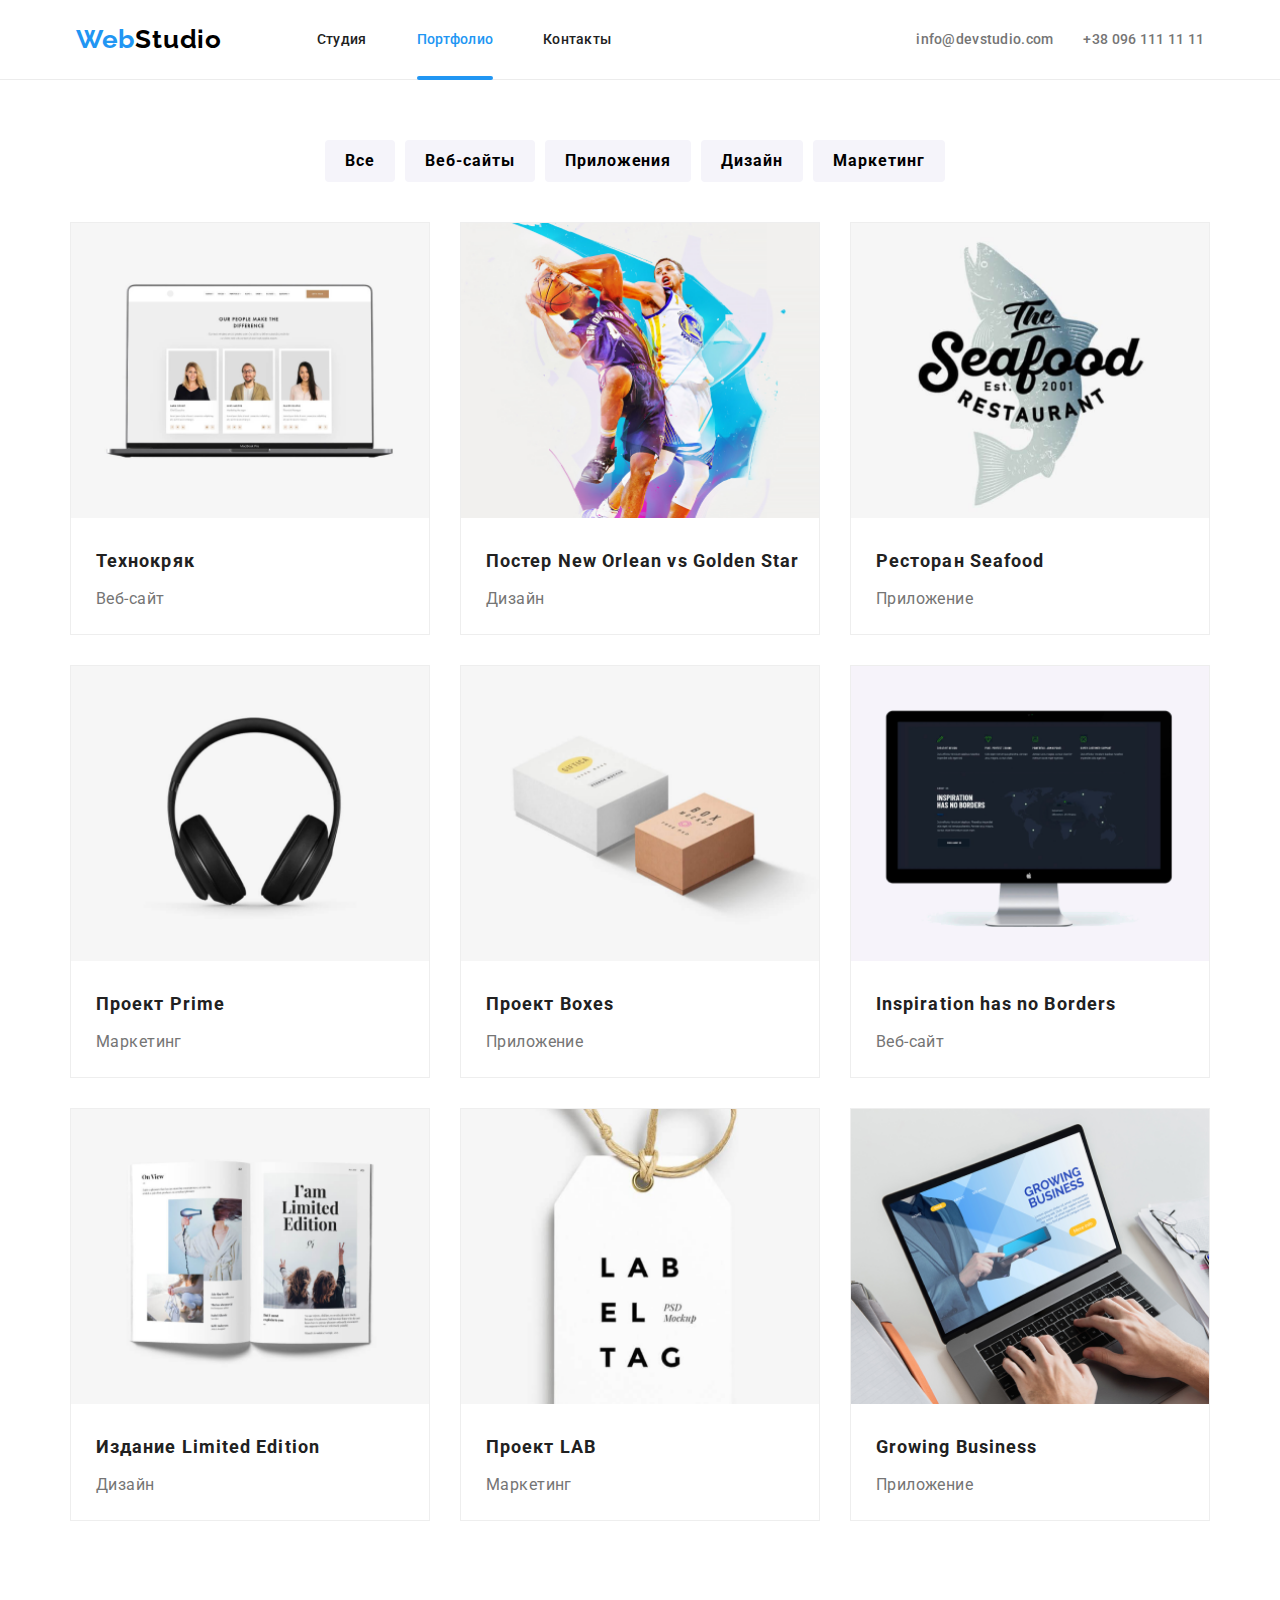
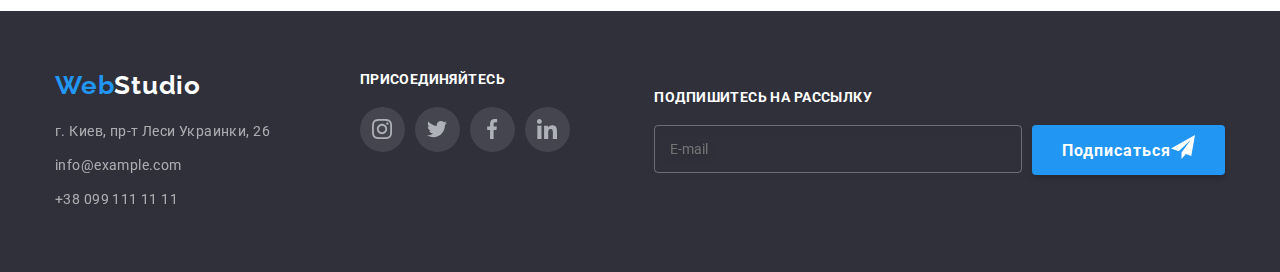
<file: portfolio.html>
<html lang="ru">
  <head>
    <meta charset="UTF-8" />
    <meta http-equiv="X-UA-Compatible" content="IE=edge" />
    <meta name="viewport" content="width=device-width, initial-scale=1.0" />
    <title>Portfolio</title>
    <!-- Favicon -->
    <link rel="apple-touch-icon" sizes="180x180" href="favicons/apple-touch-icon.png" />
    <link rel="icon" type="image/png" sizes="32x32" href="favicons/favicon-32x32.png" />
    <link rel="icon" type="image/png" sizes="16x16" href="favicons/favicon-16x16.png" />
    <link rel="manifest" href="favicons/site.webmanifest" />
    <!-- Favicon -->
    <link
      href="https://fonts.googleapis.com/css?family=Roboto:regular,500,700,900"
      rel="stylesheet"
    />
    <link href="https://fonts.googleapis.com/css?family=Raleway:700" rel="stylesheet" />
    <link rel="stylesheet" href="./css/styles.css" />
  </head>
  <body>
    <!--Header-->
    <div class="header-wrapper">
      <header class="header header__container">
        <a href="index.html" class="header__company-name company-name link">
          <span class="web">Web</span>Studio</a
        >
        <button
          type="button"
          class="header__mob-menu"
          aria-label="Переключател мобильного меню"
          data-menu-button
        >
          <svg
            class="icon-cross"
            width="40"
            height="40"
            viewBox="0 0 40 40"
            fill="none"
            xmlns="http://www.w3.org/2000/svg"
          >
            <path
              d="M29.6667 12.88L27.7867 11L20.3333 18.4533L12.88 11L11 12.88L18.4533 20.3333L11 27.7867L12.88 29.6667L20.3333 22.2133L27.7867 29.6667L29.6667 27.7867L22.2133 20.3333L29.6667 12.88Z"
              fill="#212121"
            />
          </svg>

          <svg
            class="icon-menu"
            width="40"
            height="40"
            viewBox="0 0 40 40"
            fill="none"
            xmlns="http://www.w3.org/2000/svg"
          >
            <path
              fill-rule="evenodd"
              clip-rule="evenodd"
              d="M8 14.6667V12H32V14.6667H8ZM8 21.3333H32V18.6667H8V21.3333ZM8 28H32V25.3333H8V28Z"
              fill="black"
            />
          </svg>
        </button>
        <div class="header__pc-menu">
          <nav class="header__navigation navigation">
            <ul class="navigation__list list">
              <li class="navigation__item">
                <a href="./index.html" class="navigation__link link">Студия</a>
              </li>
              <li class="navigation__item">
                <a href="./portfolio.html" class="navigation__link active link">Портфолио</a>
              </li>
              <li class="navigation__item">
                <a href="" class="navigation__link link">Контакты</a>
              </li>
            </ul>
          </nav>

          <div class="header__contacts contacts">
            <a href="" class="contacts__item link">info@devstudio.com</a>
            <a href="" class="contacts__item link">+38 096 111 11 11</a>
          </div>
        </div>
        <div class="header__mobile-menu" data-menu-button>
          <span>Hello world!</span>
        </div>
      </header>
    </div>
    <!--Main-->
    <main>
      <section class="portfolio portfolio__container">
        <h1 class="portfolio__title">Каталог товаров</h1>
        <ul class="portfolio__selection selection list">
          <li class="selection__item">
            <button class="selection__button primary-button">Все</button>
          </li>
          <li class="selection__item">
            <button class="selection__button primary-button">Веб-сайты</button>
          </li>
          <li class="selection__item">
            <button class="selection__button primary-button">Приложения</button>
          </li>
          <li class="selection__item">
            <button class="selection__button primary-button">Дизайн</button>
          </li>
          <li class="selection__item">
            <button class="selection__button primary-button">Маркетинг</button>
          </li>
        </ul>
        <ul class="portfolio-list products list">
          <li class="products__item">
            <a href="">
              <div class="description-wrapper">
                <div class="products__content">
                  <p class="products__description">
                    Ресурс предлагает комплексные предложения с разным уровнем функционала и
                    сервисов. Все это позволит посетителю получить исчерпывающие сведения о компании
                    или частном лице.
                  </p>
                </div>
                <picture>
                  <source
                    srcset="./images/portfolio/portfolio-mob_2.png"
                    media="(max-width:767px)"
                  />
                  <source
                    srcset="./images/portfolio/portfolio-tab_2.png"
                    media="(min-width:768px)"
                  />
                  <img
                    class="products__img"
                    src="./images/portfolio/portfolio_1.png"
                    alt="Технокряк"
                  />
                </picture>
              </div>
              <h2 class="products__title">Технокряк</h2>
              <p class="products__type">Веб-сайт</p>
            </a>
          </li>
          <li class="products__item">
            <a href="">
              <div class="description-wrapper">
                <div class="products__content">
                  <p class="products__description">
                    Ресурс предлагает комплексные предложения с разным уровнем функционала и
                    сервисов. Все это позволит посетителю получить исчерпывающие сведения о компании
                    или частном лице.
                  </p>
                </div>
                <picture>
                  <source
                    srcset="./images/portfolio/portfolio-mob_1.jpg"
                    media="(max-width:767px)" />
                  <source
                    srcset="./images/portfolio/portfolio-tab_1.png"
                    media="(min-width:768px)" />

                  <img class="products__img" src="./images/portfolio/portfolio_2.png" alt="Постер"
                /></picture>
              </div>

              <h2 class="products__title">Постер New Orlean vs Golden Star</h2>
              <p class="products__type">Дизайн</p>
            </a>
          </li>

          <li class="products__item">
            <a href="">
              <div class="description-wrapper">
                <div class="products__content">
                  <p class="products__description">
                    Ресурс предлагает комплексные предложения с разным уровнем функционала и
                    сервисов. Все это позволит посетителю получить исчерпывающие сведения о компании
                    или частном лице.
                  </p>
                </div>
                <picture>
                  <source
                    srcset="./images/portfolio/portfolio-mob_3.png"
                    media="(max-width:767px)" />
                  <source
                    srcset="./images/portfolio/portfolio-tab_4.png"
                    media="(min-width:768px)" />
                  <img
                    class="products__img"
                    src="./images/portfolio/portfolio_3.png"
                    alt="Ресторан SeaFood"
                /></picture>
              </div>
              <h2 class="products__title">Ресторан Seafood</h2>
              <p class="products__type">Приложение</p>
            </a>
          </li>
          <li class="products__item">
            <a href="">
              <div class="description-wrapper">
                <div class="products__content">
                  <p class="products__description">
                    Ресурс предлагает комплексные предложения с разным уровнем функционала и
                    сервисов. Все это позволит посетителю получить исчерпывающие сведения о компании
                    или частном лице.
                  </p>
                </div>
                <picture>
                  <source
                    srcset="./images/portfolio/portfolio-mob_4.png"
                    media="(max-width:767px)" />
                  <source
                    srcset="./images/portfolio/portfolio-tab_3.png"
                    media="(min-width:768px)" />
                  <img
                    class="products__img"
                    src="./images/portfolio/portfolio_4.png"
                    alt="Проект Прайм"
                /></picture>
              </div>

              <h2 class="products__title">Проект Prime</h2>
              <p class="products__type">Маркетинг</p>
            </a>
          </li>
          <li class="products__item">
            <a href="">
              <div class="description-wrapper">
                <div class="products__content">
                  <p class="products__description">
                    Ресурс предлагает комплексные предложения с разным уровнем функционала и
                    сервисов. Все это позволит посетителю получить исчерпывающие сведения о компании
                    или частном лице.
                  </p>
                </div>
                <picture>
                  <source
                    srcset="./images/portfolio/portfolio-mob_5.png"
                    media="(max-width:767px)" />
                  <source
                    srcset="./images/portfolio/portfolio-tab_6.png"
                    media="(min-width:768px)" />
                  <img
                    class="products__img"
                    src="./images/portfolio/portfolio_5.png"
                    alt="Проект Коробки"
                /></picture>
              </div>

              <h2 class="products__title">Проект Boxes</h2>
              <p class="products__type">Приложение</p>
            </a>
          </li>
          <li class="products__item">
            <a href="">
              <div class="description-wrapper">
                <div class="products__content">
                  <p class="products__description">
                    Ресурс предлагает комплексные предложения с разным уровнем функционала и
                    сервисов. Все это позволит посетителю получить исчерпывающие сведения о компании
                    или частном лице.
                  </p>
                </div>
                <picture>
                  <source
                    srcset="./images/portfolio/portfolio-mob_6.png"
                    media="(max-width:767px)" />
                  <source
                    srcset="./images/portfolio/portfolio-tab_5.png"
                    media="(min-width:768px)" />
                  <img
                    class="products__img"
                    src="./images/portfolio/portfolio_6.png"
                    alt="У вдохновления нет границ"
                /></picture>
              </div>

              <h2 class="products__title">Inspiration has no Borders</h2>
              <p class="products__type">Веб-сайт</p>
            </a>
          </li>
          <li class="products__item">
            <a href="">
              <div class="description-wrapper">
                <div class="products__content">
                  <p class="products__description">
                    Ресурс предлагает комплексные предложения с разным уровнем функционала и
                    сервисов. Все это позволит посетителю получить исчерпывающие сведения о компании
                    или частном лице.
                  </p>
                </div>
                <picture>
                  <source
                    srcset="./images/portfolio/portfolio-mob_7.png"
                    media="(max-width:767px)" />
                  <source
                    srcset="./images/portfolio/portfolio-tab_8.png"
                    media="(min-width:768px)" />
                  <img
                    class="products__img"
                    src="./images/portfolio/portfolio_7.png"
                    alt="Издание ограниченная серия"
                /></picture>
              </div>

              <h2 class="products__title">Издание Limited Edition</h2>
              <p class="products__type">Дизайн</p>
            </a>
          </li>
          <li class="products__item">
            <a href="" class="main-section-item-link">
              <div class="description-wrapper">
                <div class="products__content">
                  <p class="products__description">
                    Ресурс предлагает комплексные предложения с разным уровнем функционала и
                    сервисов. Все это позволит посетителю получить исчерпывающие сведения о компании
                    или частном лице.
                  </p>
                </div>
                <picture>
                  <source
                    srcset="./images/portfolio/portfolio-mob_8.png"
                    media="(max-width:767px)" />
                  <source
                    srcset="./images/portfolio/portfolio-tab_7.png"
                    media="(min-width:768px)" />

                  <img
                    class="products__img"
                    src="./images/portfolio/portfolio_8.png"
                    alt="Проект лэйбл"
                /></picture>
              </div>

              <h2 class="products__title">Проект LAB</h2>
              <p class="products__type">Маркетинг</p>
            </a>
          </li>
          <li class="products__item">
            <a href="">
              <div class="description-wrapper">
                <div class="products__content">
                  <p class="products__description">
                    Ресурс предлагает комплексные предложения с разным уровнем функционала и
                    сервисов. Все это позволит посетителю получить исчерпывающие сведения о компании
                    или частном лице.
                  </p>
                </div>
                <picture>
                  <source
                    srcset="./images/portfolio/portfolio-mob_9.png"
                    media="(max-width:767px)" />
                  <source
                    srcset="./images/portfolio/portfolio-tab_9.png"
                    media="(min-width:768px)" />
                  <img
                    class="products__img"
                    src="./images/portfolio/portfolio_9.png"
                    alt="Растущий бизнес"
                /></picture>
              </div>

              <h2 class="products__title">Growing Business</h2>
              <p class="products__type">Приложение</p>
            </a>
          </li>
        </ul>
      </section>
    </main>

    <!--Footer-->
    <div class="footer-wrapper">
      <footer class="footer__container footer">
        <address class="footer__adress adress">
          <a href="./index.html" class="company-name footer__company-name"
            ><span class="web">Web</span>Studio</a
          >
          <p class="adress__item">
            <a href="" class="adress__link">г. Киев, пр-т Леси Украинки, 26</a>
          </p>

          <p class="adress__item"><a href="" class="adress__link">info@example.com</a></p>

          <p class="adress__item"><a href="" class="adress__link">+38 099 111 11 11</a></p>
        </address>

        <div class="footer__socials join">
          <h2 class="join__title">присоединяйтесь</h2>
          <ul class="join__list list">
            <li class="join__item socails__common">
              <a href="" class="card__link link"
                ><svg
                  class="inst__svg card__icon"
                  width="20"
                  height="20"
                  viewBox="0 0 20 20"
                  fill="none"
                  xmlns="http://www.w3.org/2000/svg"
                >
                  <g clip-path="url(#clip0_1_7558)">
                    <path
                      d="M19.9804 5.88005C19.9336 4.81738 19.7617 4.0868 19.5156 3.45374C19.2616 2.78176 18.8709 2.18014 18.359 1.68002C17.8589 1.1721 17.2533 0.777435 16.5891 0.527447C15.9524 0.281274 15.2256 0.109427 14.163 0.0625732C13.0924 0.0117516 12.7525 0 10.0371 0C7.32173 0 6.98185 0.0117516 5.91521 0.0586052C4.85253 0.105459 4.12195 0.277459 3.48904 0.523479C2.81692 0.777435 2.2153 1.16814 1.71517 1.68002C1.20726 2.18014 0.812743 2.78573 0.562603 3.44992C0.31643 4.0868 0.144583 4.81341 0.0977294 5.87609C0.0469078 6.9467 0.0351562 7.28658 0.0351562 10.002C0.0351562 12.7173 0.0469078 13.0572 0.0937614 14.1239C0.140615 15.1865 0.312615 15.9171 0.558787 16.5502C0.812743 17.2221 1.20726 17.8238 1.71517 18.3239C2.2153 18.8318 2.82088 19.2265 3.48508 19.4765C4.12195 19.7226 4.84856 19.8945 5.91139 19.9413C6.97788 19.9883 7.31791 19.9999 10.0333 19.9999C12.7487 19.9999 13.0885 19.9883 14.1552 19.9413C15.2179 19.8945 15.9484 19.7226 16.5813 19.4765C17.9254 18.9568 18.9881 17.8941 19.5078 16.5502C19.7538 15.9133 19.9258 15.1865 19.9727 14.1239C20.0195 13.0572 20.0313 12.7173 20.0313 10.002C20.0313 7.28658 20.0273 6.9467 19.9804 5.88005ZM18.1794 14.0457C18.1364 15.0225 17.9723 15.5499 17.8356 15.9015C17.4995 16.7728 16.808 17.4643 15.9367 17.8004C15.5851 17.9372 15.0538 18.1012 14.0809 18.1441C13.026 18.1911 12.7096 18.2027 10.0411 18.2027C7.37255 18.2027 7.05221 18.1911 6.00113 18.1441C5.02438 18.1012 4.49693 17.9372 4.1453 17.8004C3.71171 17.6402 3.31704 17.3862 2.9967 17.0541C2.6646 16.7298 2.41065 16.3391 2.2504 15.9055C2.11365 15.5539 1.94959 15.0225 1.90671 14.0497C1.8597 12.9948 1.8481 12.6783 1.8481 10.0097C1.8481 7.34122 1.8597 7.02087 1.90671 5.96995C1.94959 4.99319 2.11365 4.46575 2.2504 4.11412C2.41065 3.68038 2.6646 3.28586 3.00067 2.96536C3.32483 2.63327 3.71553 2.37931 4.14927 2.21921C4.5009 2.08247 5.03231 1.9184 6.0051 1.87537C7.05999 1.82851 7.37652 1.81676 10.0449 1.81676C12.7174 1.81676 13.0337 1.82851 14.0848 1.87537C15.0616 1.9184 15.589 2.08247 15.9407 2.21921C16.3742 2.37931 16.7689 2.63327 17.0893 2.96536C17.4213 3.28967 17.6753 3.68038 17.8356 4.11412C17.9723 4.46575 18.1364 4.99701 18.1794 5.96995C18.2263 7.02484 18.238 7.34122 18.238 10.0097C18.238 12.6783 18.2263 12.9908 18.1794 14.0457Z"
                      fill="#AFB1B8"
                    />
                    <path
                      d="M10.0371 4.8642C7.20074 4.8642 4.89941 7.16537 4.89941 10.0019C4.89941 12.8385 7.20074 15.1396 10.0371 15.1396C12.8737 15.1396 15.1749 12.8385 15.1749 10.0019C15.1749 7.16537 12.8737 4.8642 10.0371 4.8642ZM10.0371 13.3346C8.19702 13.3346 6.70442 11.8422 6.70442 10.0019C6.70442 8.16165 8.19702 6.66921 10.0371 6.66921C11.8774 6.66921 13.3698 8.16165 13.3698 10.0019C13.3698 11.8422 11.8774 13.3346 10.0371 13.3346Z"
                      fill="#AFB1B8"
                    />
                    <path
                      d="M16.5775 4.6611C16.5775 5.32346 16.0404 5.86052 15.3779 5.86052C14.7155 5.86052 14.1785 5.32346 14.1785 4.6611C14.1785 3.99858 14.7155 3.46167 15.3779 3.46167C16.0404 3.46167 16.5775 3.99858 16.5775 4.6611Z"
                      fill="#AFB1B8"
                    />
                  </g>
                </svg>
              </a>
            </li>
            <li class="join__item socails__common">
              <a href="" class="link card__link"
                ><svg
                  class="inst__svg card__icon"
                  width="20"
                  height="20"
                  viewBox="0 0 20 20"
                  fill="none"
                  xmlns="http://www.w3.org/2000/svg"
                >
                  <g clip-path="url(#clip0_1_7524)">
                    <path
                      d="M20 3.79875C19.2562 4.125 18.4637 4.34125 17.6375 4.44625C18.4875 3.93875 19.1363 3.14125 19.4413 2.18C18.6488 2.6525 17.7737 2.98625 16.8412 3.1725C16.0887 2.37125 15.0162 1.875 13.8462 1.875C11.5762 1.875 9.74875 3.7175 9.74875 5.97625C9.74875 6.30125 9.77625 6.61375 9.84375 6.91125C6.435 6.745 3.41875 5.11125 1.3925 2.6225C1.03875 3.23625 0.83125 3.93875 0.83125 4.695C0.83125 6.115 1.5625 7.37375 2.6525 8.1025C1.99375 8.09 1.3475 7.89875 0.8 7.5975C0.8 7.61 0.8 7.62625 0.8 7.6425C0.8 9.635 2.22125 11.29 4.085 11.6712C3.75125 11.7625 3.3875 11.8062 3.01 11.8062C2.7475 11.8062 2.4825 11.7912 2.23375 11.7362C2.765 13.36 4.2725 14.5537 6.065 14.5925C4.67 15.6837 2.89875 16.3412 0.98125 16.3412C0.645 16.3412 0.3225 16.3262 0 16.285C1.81625 17.4562 3.96875 18.125 6.29 18.125C13.835 18.125 17.96 11.875 17.96 6.4575C17.96 6.27625 17.9537 6.10125 17.945 5.9275C18.7587 5.35 19.4425 4.62875 20 3.79875Z"
                      fill="#AFB1B8"
                    />
                  </g>
                </svg>
              </a>
            </li>
            <li class="join__item socails__common">
              <a href="" class="link card__link"
                ><svg
                  class="inst__svg card__icon"
                  width="20"
                  height="20"
                  viewBox="0 0 20 20"
                  fill="none"
                  xmlns="http://www.w3.org/2000/svg"
                >
                  <g clip-path="url(#clip0_1_7520)">
                    <path
                      d="M13.3309 3.32083H15.1567V0.140833C14.8417 0.0975 13.7584 0 12.4967 0C9.86422 0 8.06088 1.65583 8.06088 4.69917V7.5H5.15588V11.055H8.06088V20H11.6226V11.0558H14.4101L14.8526 7.50083H11.6217V5.05167C11.6226 4.02417 11.8992 3.32083 13.3309 3.32083Z"
                      fill="#AFB1B8"
                    />
                  </g>
                </svg>
              </a>
            </li>
            <li class="join__item socails__common">
              <a href="" class="link card__link"
                ><svg
                  class="inst__svg card__icon"
                  width="20"
                  height="20"
                  viewBox="0 0 20 20"
                  fill="none"
                  xmlns="http://www.w3.org/2000/svg"
                >
                  <g clip-path="url(#clip0_1_7514)">
                    <path
                      d="M19.9951 20V19.9992H20.0001V12.6642C20.0001 9.07587 19.2276 6.31171 15.0326 6.31171C13.0159 6.31171 11.6626 7.41837 11.1101 8.46754H11.0517V6.64671H7.07422V19.9992H11.2159V13.3875C11.2159 11.6467 11.5459 9.96337 13.7017 9.96337C15.8259 9.96337 15.8576 11.95 15.8576 13.4992V20H19.9951Z"
                      fill="#AFB1B8"
                    />
                    <path d="M0.329956 6.64746H4.47662V20H0.329956V6.64746Z" fill="#AFB1B8" />
                    <path
                      d="M2.40167 0C1.07583 0 0 1.07583 0 2.40167C0 3.7275 1.07583 4.82583 2.40167 4.82583C3.7275 4.82583 4.80333 3.7275 4.80333 2.40167C4.8025 1.07583 3.72667 0 2.40167 0V0Z"
                      fill="#AFB1B8"
                    />
                  </g>
                </svg>
              </a>
            </li>
          </ul>
        </div>

        <form class="footer_sub mailing" action="#">
          <h2 class="mailing__title">Подпишитесь на рассылку</h2>
          <div class="testron">
            <input class="mailing__input" type="text" placeholder="E-mail" />
            <button class="mailing__button primary-button">
              Подписаться
              <svg
                class="mailing__icon"
                width="24"
                height="24"
                viewBox="0 0 24 24"
                fill="none"
                xmlns="http://www.w3.org/2000/svg"
              >
                <path
                  d="M24 0L0 13.5L7.66994 16.3407L19.5 5.25002L10.5017 17.3896L10.509 17.3923L10.5 17.3896V24.0001L14.8013 18.982L20.2501 21.0001L24 0Z"
                  fill="white"
                />
              </svg>
            </button>
          </div>
        </form>
      </footer>
    </div>
  </body>

  <script src="./js/monile-menu.js"></script>
</html>
</file>
<file: css/styles.css>
:root {
  --primary-text-color: #757575;
  --primary-bg-color: #ffffff;
  --primary-title-color: #212121;
  --accent-color: #2196f3;
  --accent-color-hover: #188ce8;
  --secondary-bg-color: #f5f4fa;
  --secondary-link-color: rgba(255, 255, 255, 0.6);
  --third-bg-color: #2f303a;
  --secondary-title-color: #000000;
}

.primary-button {
  background-color: var(--accent-color);
  -webkit-box-shadow: 0px 4px 4px rgba(0, 0, 0, 0.15);
          box-shadow: 0px 4px 4px rgba(0, 0, 0, 0.15);
  border-radius: 4px;
  border: none;
  color: var(--primary-bg-color);
  cursor: pointer;
  font-weight: 700;
  font-size: 16px;
  line-height: 2em;
  letter-spacing: 0.06em;
  max-width: 200px;
  margin: 0 auto;
}
.primary-button:hover {
  background-color: var(--accent-color-hover);
}

html {
  line-height: 1.15; /* 1 */
  -webkit-text-size-adjust: 100%; /* 2 */
}

body {
  margin: 0;
  padding: 0;
}

main {
  display: block;
}

h1 {
  font-size: 2em;
  margin: 0.67em 0;
}

hr {
  -webkit-box-sizing: content-box;
          box-sizing: content-box; /* 1 */
  height: 0; /* 1 */
  overflow: visible; /* 2 */
}

pre {
  font-family: monospace, monospace; /* 1 */
  font-size: 1em; /* 2 */
}

a {
  background-color: transparent;
}

abbr[title] {
  border-bottom: none; /* 1 */
  text-decoration: underline; /* 2 */
  -webkit-text-decoration: underline dotted;
          text-decoration: underline dotted; /* 2 */
}

b,
strong {
  font-weight: bolder;
}

code,
kbd,
samp {
  font-family: monospace, monospace; /* 1 */
  font-size: 1em; /* 2 */
}

small {
  font-size: 80%;
}

sub,
sup {
  font-size: 75%;
  line-height: 0;
  position: relative;
  vertical-align: baseline;
}

sub {
  bottom: -0.25em;
}

sup {
  top: -0.5em;
}

img {
  border-style: none;
}

button,
input,
optgroup,
select,
textarea {
  font-family: inherit; /* 1 */
  font-size: 100%; /* 1 */
  line-height: 1.15; /* 1 */
  margin: 0; /* 2 */
}

button,
input {
  /* 1 */
  overflow: visible;
}

button,
select {
  /* 1 */
  text-transform: none;
}

button,
[type=button],
[type=reset],
[type=submit] {
  -webkit-appearance: button;
}

button::-moz-focus-inner,
[type=button]::-moz-focus-inner,
[type=reset]::-moz-focus-inner,
[type=submit]::-moz-focus-inner {
  border-style: none;
  padding: 0;
}

button:-moz-focusring,
[type=button]:-moz-focusring,
[type=reset]:-moz-focusring,
[type=submit]:-moz-focusring {
  outline: 1px dotted ButtonText;
}

fieldset {
  padding: 0.35em 0.75em 0.625em;
}

legend {
  -webkit-box-sizing: border-box;
          box-sizing: border-box; /* 1 */
  color: inherit; /* 2 */
  display: table; /* 1 */
  max-width: 100%; /* 1 */
  padding: 0; /* 3 */
  white-space: normal; /* 1 */
}

progress {
  vertical-align: baseline;
}

textarea {
  overflow: auto;
}

[type=checkbox],
[type=radio] {
  -webkit-box-sizing: border-box;
          box-sizing: border-box;
  padding: 0;
}

[type=number]::-webkit-inner-spin-button,
[type=number]::-webkit-outer-spin-button {
  height: auto;
}

[type=search] {
  -webkit-appearance: textfield;
  outline-offset: -2px;
}

[type=search]::-webkit-search-decoration {
  -webkit-appearance: none;
}

::-webkit-file-upload-button {
  -webkit-appearance: button;
  font: inherit;
}

details {
  display: block;
}

summary {
  display: list-item;
}

template {
  display: none;
}

[hidden] {
  display: none;
}

* {
  margin: 0%;
  padding: 0%;
}

body {
  background-color: var(--primary-bg-color);
  font-family: "Roboto", sans-serif;
  font-size: 14px;
  letter-spacing: 0.03em;
  color: var(--primary-text-color);
}

a {
  text-decoration: none;
  color: var(--primary-text-color);
  font-family: "Roboto", sans-serif;
  font-size: 14px;
  letter-spacing: 0.03em;
}

h1 {
  font-family: "Roboto", sans-serif;
  font-weight: 900;
}

.list {
  list-style: none;
}

* {
  -webkit-box-sizing: border-box;
          box-sizing: border-box;
}

.company-name {
  font-weight: 700;
  font-size: 24px;
  line-height: 1.2em;
  letter-spacing: 0.03em;
  font-family: "Raleway";
}
@media screen and (min-width: 1200px) {
  .company-name {
    font-size: 26px;
    line-height: 1.1em;
  }
}

.web {
  color: var(--accent-color);
}

@media screen and (max-width: 767px) {
  [class*=__container] {
    max-width: 480px;
    margin: 0px auto;
    padding: 0 15px;
  }
}
@media screen and (min-width: 768px) {
  [class*=__container] {
    width: 768px;
    margin: 0px auto;
    padding: 0 15px;
  }
}
@media screen and (min-width: 1200px) {
  [class*=__container] {
    width: 1200px;
    margin: 0px auto;
    padding: 0 15px;
  }
}
.header__pc-menu {
  display: none;
}
@media screen and (min-width: 768px) {
  .header__pc-menu {
    display: -webkit-box;
    display: -ms-flexbox;
    display: flex;
  }
}

.header-wrapper {
  position: relative;
  border-bottom: 1px solid #ececec;
}

.header__mobile-menu {
  display: none;
}
@media screen and (max-width: 768px) {
  .header__mobile-menu {
    background-color: aqua;
    display: none;
    position: absolute;
    width: 100%;
    top: 100%;
    height: 200px;
    left: 0;
  }
  .header__mobile-menu.is-open {
    display: -webkit-box;
    display: -ms-flexbox;
    display: flex;
    -webkit-box-pack: center;
        -ms-flex-pack: center;
            justify-content: center;
    -webkit-box-align: center;
        -ms-flex-align: center;
            align-items: center;
  }
}

.header {
  display: -webkit-box;
  display: -ms-flexbox;
  display: flex;
  -webkit-box-pack: justify;
      -ms-flex-pack: justify;
          justify-content: space-between;
  padding: 15px;
}
@media screen and (min-width: 1200px) {
  .header {
    padding: 25px 15px;
  }
}
@media screen and (min-width: 768px) {
  .header {
    -webkit-box-pack: center;
        -ms-flex-pack: center;
            justify-content: center;
  }
}
.header__company-name {
  -ms-flex-item-align: center;
      align-self: center;
  margin: 0 15px 0 0;
  color: var(--secondary-title-color);
}
@media screen and (min-width: 768px) {
  .header__company-name {
    margin: 0 90px 0 0;
  }
}
@media screen and (min-width: 1200px) {
  .header__company-name {
    margin: 0 95px 0 0;
  }
}
.header__mob-menu {
  display: -webkit-inline-box;
  display: -ms-inline-flexbox;
  display: inline-flex;
  margin: 0;
  padding: 0;
  background-color: transparent;
  border: none;
  cursor: pointer;
}
@media screen and (min-width: 768px) {
  .header__mob-menu {
    display: none;
  }
}
.header__contacts {
  display: -webkit-box;
  display: -ms-flexbox;
  display: flex;
  -webkit-box-orient: vertical;
  -webkit-box-direction: normal;
      -ms-flex-direction: column;
          flex-direction: column;
}
@media screen and (min-width: 1200px) {
  .header__contacts {
    -webkit-box-orient: horizontal;
    -webkit-box-direction: normal;
        -ms-flex-direction: row;
            flex-direction: row;
    -webkit-box-align: center;
        -ms-flex-align: center;
            align-items: center;
  }
}

.contacts__item:not(:last-child) {
  margin: 0 0 10px 0;
}
@media screen and (min-width: 1200px) {
  .contacts__item:not(:last-child) {
    margin: 0 30px 0 0;
  }
}

.contacts__item {
  font-weight: 500;
  font-size: 12px;
  line-height: 1.2em;
  color: var(--primary-text-color);
  letter-spacing: 0.02em;
}
.contacts__item:hover {
  color: var(--accent-color);
}
@media screen and (min-width: 1200px) {
  .contacts__item {
    font-size: 14px;
    line-height: 1.2em;
  }
}

.navigation {
  display: -webkit-box;
  display: -ms-flexbox;
  display: flex;
  -webkit-box-align: center;
      -ms-flex-align: center;
          align-items: center;
  margin: 0 85px 0 0;
}
.navigation__list {
  display: -webkit-box;
  display: -ms-flexbox;
  display: flex;
}
.navigation__link {
  font-size: 14px;
  line-height: 16px;
  letter-spacing: 0.02em;
  font-weight: 500;
  color: var(--primary-title-color);
}
.navigation__link:hover {
  color: var(--accent-color);
}
.navigation__item:not(:last-child) {
  margin: 0 50px 0 0;
}
@media screen and (min-width: 1200px) {
  .navigation {
    margin: 0 305px 0 0;
  }
}

.active {
  position: relative;
  color: var(--accent-color);
}

.active::after {
  content: "";
  display: block;
  position: absolute;
  left: 0;
  bottom: -29px;
  width: 100%;
  height: 4px;
  border-radius: 2px;
  background-color: var(--accent-color);
}
@media screen and (min-width: 1200px) {
  .active::after {
    bottom: -33px;
  }
}

.icon-cross {
  display: none;
}

.header__mob-menu.is-open .icon-menu {
  display: none;
}

.header__mob-menu.is-open .icon-cross {
  display: block;
}

.icon-menu:hover path,
.icon-cross:hover path {
  fill: var(--accent-color);
}

.hero-wrapper {
  background-blend-mode: multiply;
}
@media screen and (max-width: 767px) {
  .hero-wrapper {
    background: -webkit-gradient(linear, left top, left bottom, from(rgba(47, 48, 58, 0.4)), to(rgba(47, 48, 58, 0.4))), url(../images/hero/hero-bg_mob.png) no-repeat;
    background: -o-linear-gradient(rgba(47, 48, 58, 0.4), rgba(47, 48, 58, 0.4)), url(../images/hero/hero-bg_mob.png) no-repeat;
    background: linear-gradient(rgba(47, 48, 58, 0.4), rgba(47, 48, 58, 0.4)), url(../images/hero/hero-bg_mob.png) no-repeat;
    background-size: cover;
  }
}
@media screen and (min-width: 768px) and (max-width: 1199px) {
  .hero-wrapper {
    background: -webkit-gradient(linear, left top, left bottom, from(rgba(47, 48, 58, 0.4)), to(rgba(47, 48, 58, 0.4))), url(../images/hero/hero-bg_tab.png) no-repeat;
    background: -o-linear-gradient(rgba(47, 48, 58, 0.4), rgba(47, 48, 58, 0.4)), url(../images/hero/hero-bg_tab.png) no-repeat;
    background: linear-gradient(rgba(47, 48, 58, 0.4), rgba(47, 48, 58, 0.4)), url(../images/hero/hero-bg_tab.png) no-repeat;
    background-size: cover;
  }
}
@media screen and (min-width: 1200px) {
  .hero-wrapper {
    background: -webkit-gradient(linear, left top, left bottom, from(rgba(47, 48, 58, 0.4)), to(rgba(47, 48, 58, 0.4))), url(../images/hero/hero-bg_pc.png) no-repeat;
    background: -o-linear-gradient(rgba(47, 48, 58, 0.4), rgba(47, 48, 58, 0.4)), url(../images/hero/hero-bg_pc.png) no-repeat;
    background: linear-gradient(rgba(47, 48, 58, 0.4), rgba(47, 48, 58, 0.4)), url(../images/hero/hero-bg_pc.png) no-repeat;
    background-size: cover;
  }
}

.hero {
  padding: 120px 15px;
}
.hero__content {
  display: -webkit-box;
  display: -ms-flexbox;
  display: flex;
  -webkit-box-orient: vertical;
  -webkit-box-direction: normal;
      -ms-flex-direction: column;
          flex-direction: column;
}
.hero__title {
  color: var(--primary-bg-color);
  text-align: center;
  text-transform: uppercase;
  letter-spacing: 0.06em;
  font-weight: 900;
  font-size: 26px;
  line-height: 1.6em;
  margin: 0 0 30px 0;
}
@media screen and (min-width: 1200px) {
  .hero__title {
    font-size: 44px;
    line-height: 1.4em;
  }
}
.hero__button {
  padding: 10px 30px;
}

.advantages {
  padding: 30px 15px 60px;
}
@media screen and (min-width: 768px) {
  .advantages {
    padding: 30px 0px 60px;
  }
}
.advantages__title {
  display: none;
}
.advantages__img-wrapper {
  background-color: var(--secondary-bg-color);
  border-radius: 4px;
  padding: 25px 0;
  margin: 0 0 30px 0;
}
.advantages__img {
  display: block;
  margin: 0 auto;
}
@media screen and (min-width: 768px) {
  .advantages__list {
    display: -webkit-box;
    display: -ms-flexbox;
    display: flex;
    -ms-flex-wrap: wrap;
        flex-wrap: wrap;
  }
}
.advantages__item {
  padding: 30px 0 0 0;
}
@media screen and (min-width: 768px) {
  .advantages__item {
    width: calc((100% - 60px) / 2);
    margin: 0 15px;
  }
}
@media screen and (min-width: 1200px) {
  .advantages__item {
    width: calc((100% - 120px) / 4);
    margin: 0 15px;
  }
}
.advantages__description h3 {
  font-weight: 700;
  font-size: 14px;
  line-height: 1.15em;
  letter-spacing: 0.03em;
  text-transform: uppercase;
  color: var(--primary-title-color);
  margin: 0 0 10px 0;
}
.advantages__description p {
  font-size: 14px;
  line-height: 1.7em;
  letter-spacing: 0.03em;
}

@media screen and (max-width: 1200px) {
  .what-we-do {
    display: none;
  }
}
.what-we-do {
  padding: 0 0 95px 0;
}
.what-we-do__title {
  text-align: center;
  font-weight: 700;
  font-size: 36px;
  line-height: 1.2em;
  color: var(--primary-title-color);
  letter-spacing: 0.03em;
  margin: 0 0 50px 0;
}
.what-we-do__list {
  display: -webkit-box;
  display: -ms-flexbox;
  display: flex;
  -webkit-box-pack: center;
      -ms-flex-pack: center;
          justify-content: center;
}
.what-we-do__item:not(:last-child) {
  margin: 0 30px 0 0;
}

.team-wrapper {
  background-color: var(--secondary-bg-color);
}

.team {
  padding: 60px 15px;
  background-color: var(--secondary-bg-color);
}
.team__title {
  text-align: center;
  margin: 0 0 30px 0;
  color: var(--primary-title-color);
  font-weight: 700;
  font-size: 28px;
  line-height: 1.2em;
  letter-spacing: 0.03em;
}
.team__img {
  display: block;
  width: 100%;
  margin: 0 0 30px 0;
}
@media screen and (min-width: 768px) {
  .team__img {
    display: none;
  }
}
.team__img-tab {
  display: block;
  width: 100%;
  margin: 0 0 30px 0;
}
@media screen and (min-width: 1200px) {
  .team__img-tab {
    height: 270px;
  }
}
@media screen and (min-width: 768px) {
  .team__List {
    display: -webkit-box;
    display: -ms-flexbox;
    display: flex;
    -ms-flex-wrap: wrap;
        flex-wrap: wrap;
  }
}

.card {
  max-width: 450px;
  margin: 0 0 30px 0;
  background-color: var(--primary-bg-color);
  -webkit-box-shadow: 0px 1px 3px rgba(0, 0, 0, 0.12), 0px 1px 1px rgba(0, 0, 0, 0.14), 0px 2px 1px rgba(0, 0, 0, 0.2);
          box-shadow: 0px 1px 3px rgba(0, 0, 0, 0.12), 0px 1px 1px rgba(0, 0, 0, 0.14), 0px 2px 1px rgba(0, 0, 0, 0.2);
  border-radius: 0px 0px 4px 4px;
  padding: 0 0 25px 0;
}
@media screen and (min-width: 768px) {
  .card {
    width: calc((100% - 60px) / 2);
    margin: 0 15px;
  }
}
@media screen and (min-width: 1200px) {
  .card {
    width: calc((100% - 120px) / 4);
  }
}
.card__name {
  font-weight: 500;
  font-size: 16px;
  line-height: 1.2em;
  text-align: center;
  letter-spacing: 0.03em;
  color: var(--primary-title-color);
  margin: 0 0 10px 0;
}
.card__job {
  font-size: 16px;
  line-height: 1.2em;
  text-align: center;
  letter-spacing: 0.03em;
  margin: 0 0 15px 0;
}
.card__socials-list {
  display: -webkit-box;
  display: -ms-flexbox;
  display: flex;
  -webkit-box-pack: center;
      -ms-flex-pack: center;
          justify-content: center;
}
.card__socials {
  -webkit-transition: 0.2s;
  -o-transition: 0.2s;
  transition: 0.2s;
}
.card__socials:hover path {
  fill: white;
}
.card__socials:hover {
  background-color: var(--accent-color);
  -webkit-transition: 0.2s;
  -o-transition: 0.2s;
  transition: 0.2s;
}
.card__socials:last-child {
  margin-right: 0;
}

.socails__common {
  margin: 0 10px 0 0;
  width: 45px;
  height: 45px;
  display: -webkit-box;
  display: -ms-flexbox;
  display: flex;
  -webkit-box-pack: center;
      -ms-flex-pack: center;
          justify-content: center;
  -webkit-box-align: center;
      -ms-flex-align: center;
          align-items: center;
  border-radius: 100%;
}

.card__link {
  height: 20px;
}

@media screen and (min-width: 768px) {
  .card:not(:last-child) {
    margin-bottom: 30px;
  }
  .card:nth-child(3) {
    margin-bottom: 0;
  }
}
@media screen and (min-width: 1200px) {
  .card:not(:last-child) {
    margin-bottom: 0;
  }
}
.card:last-child {
  margin-bottom: 0;
}

.customers {
  padding: 60px 15px;
}
.customers__title {
  font-weight: 700;
  font-size: 28px;
  line-height: 1.7em;
  text-align: center;
  letter-spacing: 0.03em;
  color: var(--primary-title-color);
  margin: 0 0 30px 0;
}
.customers__mob {
  display: none;
}
@media screen and (max-width: 767px) {
  .customers__mob {
    display: -webkit-box;
    display: -ms-flexbox;
    display: flex;
    -webkit-box-pack: center;
        -ms-flex-pack: center;
            justify-content: center;
    -webkit-box-align: center;
        -ms-flex-align: center;
            align-items: center;
    margin: 0 auto;
  }
}
@media screen and (max-width: 767px) {
  .customers__link {
    display: block;
    margin-top: 15px;
    width: 100%;
  }
}
@media screen and (min-width: 768px) {
  .customers__item {
    margin-right: 30px;
  }
  .customers__item:nth-child(3), .customers__item:nth-child(6) {
    margin-right: 0;
  }
  .customers__item:nth-child(1), .customers__item:nth-child(2), .customers__item:nth-child(3) {
    margin-bottom: 30px;
  }
}
@media screen and (max-width: 767px) {
  .customers__item {
    margin: 15px;
  }
}
@media screen and (min-width: 1200px) {
  .customers__item:nth-child(3) {
    margin-right: 30px;
  }
}
@media screen and (max-width: 767px) {
  .customers__item {
    width: calc((100% - 60px) / 2);
    height: 90px;
    border: 1px solid #afb1b8;
    border-radius: 4px;
  }
}
@media screen and (max-width: 319px) {
  .customers__item {
    width: 100%;
    height: 90px;
    border: 1px solid #afb1b8;
    border-radius: 4px;
  }
}
.customers__list {
  display: -webkit-box;
  display: -ms-flexbox;
  display: flex;
  -ms-flex-wrap: wrap;
      flex-wrap: wrap;
  -webkit-box-pack: center;
      -ms-flex-pack: center;
          justify-content: center;
}
.customers__tab {
  display: none;
}
@media screen and (min-width: 768px) and (max-width: 1199px) {
  .customers__tab {
    display: block;
  }
}
.customers__pc {
  display: none;
}
@media screen and (min-width: 1200px) {
  .customers__pc {
    display: block;
  }
  .customers__pc:nth-child(3) {
    margin-right: 30px;
  }
}

.customers__svg:hover path {
  fill: var(--accent-color);
}

.customers__svg:hover rect {
  stroke: var(--accent-color);
}

.footer-wrapper {
  background-color: var(--third-bg-color);
}

.footer {
  padding-top: 60px;
  padding-bottom: 60px;
  -webkit-box-pack: center;
      -ms-flex-pack: center;
          justify-content: center;
  -webkit-box-orient: vertical;
  -webkit-box-direction: normal;
      -ms-flex-direction: column;
          flex-direction: column;
  -webkit-box-align: center;
      -ms-flex-align: center;
          align-items: center;
}
@media screen and (min-width: 768px) {
  .footer {
    display: -webkit-box;
    display: -ms-flexbox;
    display: flex;
    -webkit-box-orient: horizontal;
    -webkit-box-direction: normal;
        -ms-flex-direction: row;
            flex-direction: row;
    -ms-flex-wrap: wrap;
        flex-wrap: wrap;
  }
}
@media screen and (min-width: 1200px) {
  .footer {
    -ms-flex-wrap: nowrap;
        flex-wrap: nowrap;
  }
}
@media screen and (min-width: 1200px) {
  .footer {
    -webkit-box-pack: justify;
        -ms-flex-pack: justify;
            justify-content: space-between;
  }
}

.footer__company-name {
  color: var(--primary-bg-color);
  font-style: normal;
  padding: 0 0 20px 0;
  display: inline-block;
}

.adress {
  margin: 0 0 60px 0;
  width: 230px;
  display: -webkit-box;
  display: -ms-flexbox;
  display: flex;
  -webkit-box-orient: vertical;
  -webkit-box-direction: normal;
      -ms-flex-direction: column;
          flex-direction: column;
  -webkit-box-align: center;
      -ms-flex-align: center;
          align-items: center;
}
@media screen and (max-width: 767px) {
  .adress {
    margin: 0 auto 60px;
  }
}
@media screen and (min-width: 1200px) {
  .adress {
    -webkit-box-align: start;
        -ms-flex-align: start;
            align-items: start;
    margin-bottom: 0;
  }
}
@media screen and (min-width: 768px) and (max-width: 1199px) {
  .adress {
    margin-right: 165px;
  }
}
.adress__link {
  color: var(--primary-bg-color);
  font-size: 14px;
  line-height: 24px;
  letter-spacing: 0.03em;
  display: inline-block;
  font-family: "Roboto";
  font-style: normal;
}
.adress_item {
  font-family: "Roboto";
}
.adress__item:not(:last-child) {
  margin: 0 0 10px 0;
}
.adress__item:not(:first-child) {
  opacity: 60%;
}

.join {
  display: -webkit-box;
  display: -ms-flexbox;
  display: flex;
  -webkit-box-orient: vertical;
  -webkit-box-direction: normal;
      -ms-flex-direction: column;
          flex-direction: column;
}
.join__title {
  text-transform: uppercase;
  color: #ffffff;
  font-weight: 700;
  font-size: 14px;
  line-height: 16px;
  text-align: center;
  letter-spacing: 0.03em;
  margin-bottom: 20px;
}
@media screen and (min-width: 1200px) {
  .join__title {
    text-align: start;
  }
}
.join__list {
  display: -webkit-box;
  display: -ms-flexbox;
  display: flex;
  margin-bottom: 60px;
  -ms-flex-item-align: center;
      align-self: center;
}
.join__item {
  background-color: rgba(255, 255, 255, 0.1);
}

@media screen and (min-width: 1200px) {
  .testron {
    display: -webkit-box;
    display: -ms-flexbox;
    display: flex;
  }
}

.mailing {
  display: -webkit-box;
  display: -ms-flexbox;
  display: flex;
  -webkit-box-orient: vertical;
  -webkit-box-direction: normal;
      -ms-flex-direction: column;
          flex-direction: column;
}
.mailing__title {
  margin-bottom: 20px;
  color: #ffffff;
  font-weight: 700;
  font-size: 14px;
  line-height: 16px;
  text-align: center;
  letter-spacing: 0.03em;
  text-transform: uppercase;
}
@media screen and (min-width: 1200px) {
  .mailing__title {
    text-align: start;
  }
}
.mailing__input {
  width: 100%;
  margin-bottom: 20px;
  background-color: rgba(255, 255, 255, 0);
  border: 1px solid rgba(255, 255, 255, 0.3);
  -webkit-filter: drop-shadow(0px 4px 4px rgba(0, 0, 0, 0.15));
          filter: drop-shadow(0px 4px 4px rgba(0, 0, 0, 0.15));
  border-radius: 4px;
  padding: 15px;
  color: rgba(255, 255, 255, 0.3);
}
@media screen and (min-width: 768px) {
  .mailing__input {
    width: 450px;
  }
}
@media screen and (min-width: 1200px) {
  .mailing__input {
    width: 368px;
    margin-right: 10px;
  }
}
.mailing__button {
  display: -webkit-box;
  display: -ms-flexbox;
  display: flex;
  height: 50px;
  padding: 10px 30px;
}
.mailing__icon {
  -webkit-box-align: center;
      -ms-flex-align: center;
          align-items: center;
}

.portfolio {
  padding: 60px 15px;
}
.portfolio__title {
  display: none;
}

.selection {
  display: -webkit-box;
  display: -ms-flexbox;
  display: flex;
  -ms-flex-wrap: wrap;
      flex-wrap: wrap;
}
@media screen and (min-width: 768px) {
  .selection {
    -webkit-box-pack: center;
        -ms-flex-pack: center;
            justify-content: center;
  }
}
.selection__item {
  margin: 0 10px 15px 0;
}
.selection__button {
  padding: 5px 20px;
  background-color: var(--secondary-bg-color);
  color: #000;
  -webkit-box-shadow: none;
          box-shadow: none;
}
.selection__button:hover {
  color: #fff;
  background-color: var(--accent-color);
}

.products {
  display: -webkit-box;
  display: -ms-flexbox;
  display: flex;
  -ms-flex-wrap: wrap;
      flex-wrap: wrap;
  padding-top: 25px;
}
.products__title {
  font-size: 18px;
  font-weight: 700;
  letter-spacing: 0.06em;
  line-height: 36px;
  color: var(--primary-title-color);
  margin: 25px 0 5px 25px;
}
@media screen and (min-width: 768px) and (max-width: 1199px) {
  .products__title:nth-child(2) {
    width: 290px;
  }
}
.products__item {
  width: 100%;
  margin-bottom: 30px;
  border: 1px solid #eeeeee;
}
@media screen and (min-width: 768px) and (max-width: 1199px) {
  .products__item {
    width: calc((100% - 30px) / 2);
  }
  .products__item:not(:last-child) {
    margin: 0 15px 30px 0;
  }
  .products__item:nth-child(even) {
    margin: 0 0 30px 15px;
  }
}
@media screen and (min-width: 1200px) {
  .products__item {
    margin: 0 15px 30px;
    width: calc((100% - 90px) / 3);
  }
}
.products__item:hover .products__description {
  -webkit-transition: 0.25s;
  -o-transition: 0.25s;
  transition: 0.25s;
  -webkit-transform: translateY(0);
      -ms-transform: translateY(0);
          transform: translateY(0);
}
.products__item:hover {
  -webkit-box-shadow: 0px 1px 1px rgba(0, 0, 0, 0.12), 0px 4px 4px rgba(0, 0, 0, 0.06), 1px 4px 6px rgba(0, 0, 0, 0.16);
          box-shadow: 0px 1px 1px rgba(0, 0, 0, 0.12), 0px 4px 4px rgba(0, 0, 0, 0.06), 1px 4px 6px rgba(0, 0, 0, 0.16);
}
.products__img {
  width: 100%;
  margin: 0 0 0px 0;
  height: 295px;
}
.products__content {
  display: -webkit-box;
  display: -ms-flexbox;
  display: flex;
}
.products__description {
  position: absolute;
  height: 100%;
  -webkit-transform: translateY(100%);
      -ms-transform: translateY(100%);
          transform: translateY(100%);
  background-color: rgba(33, 150, 243, 0.9);
  font-size: 18px;
  line-height: 28px;
  color: #fff;
  padding: 65px 25px;
}
.products__type {
  font-size: 16px;
  line-height: 30px;
  margin: 0 0 20px 25px;
}

.description-wrapper {
  overflow: hidden;
  position: relative;
}/*# sourceMappingURL=styles.css.map */
</file>
